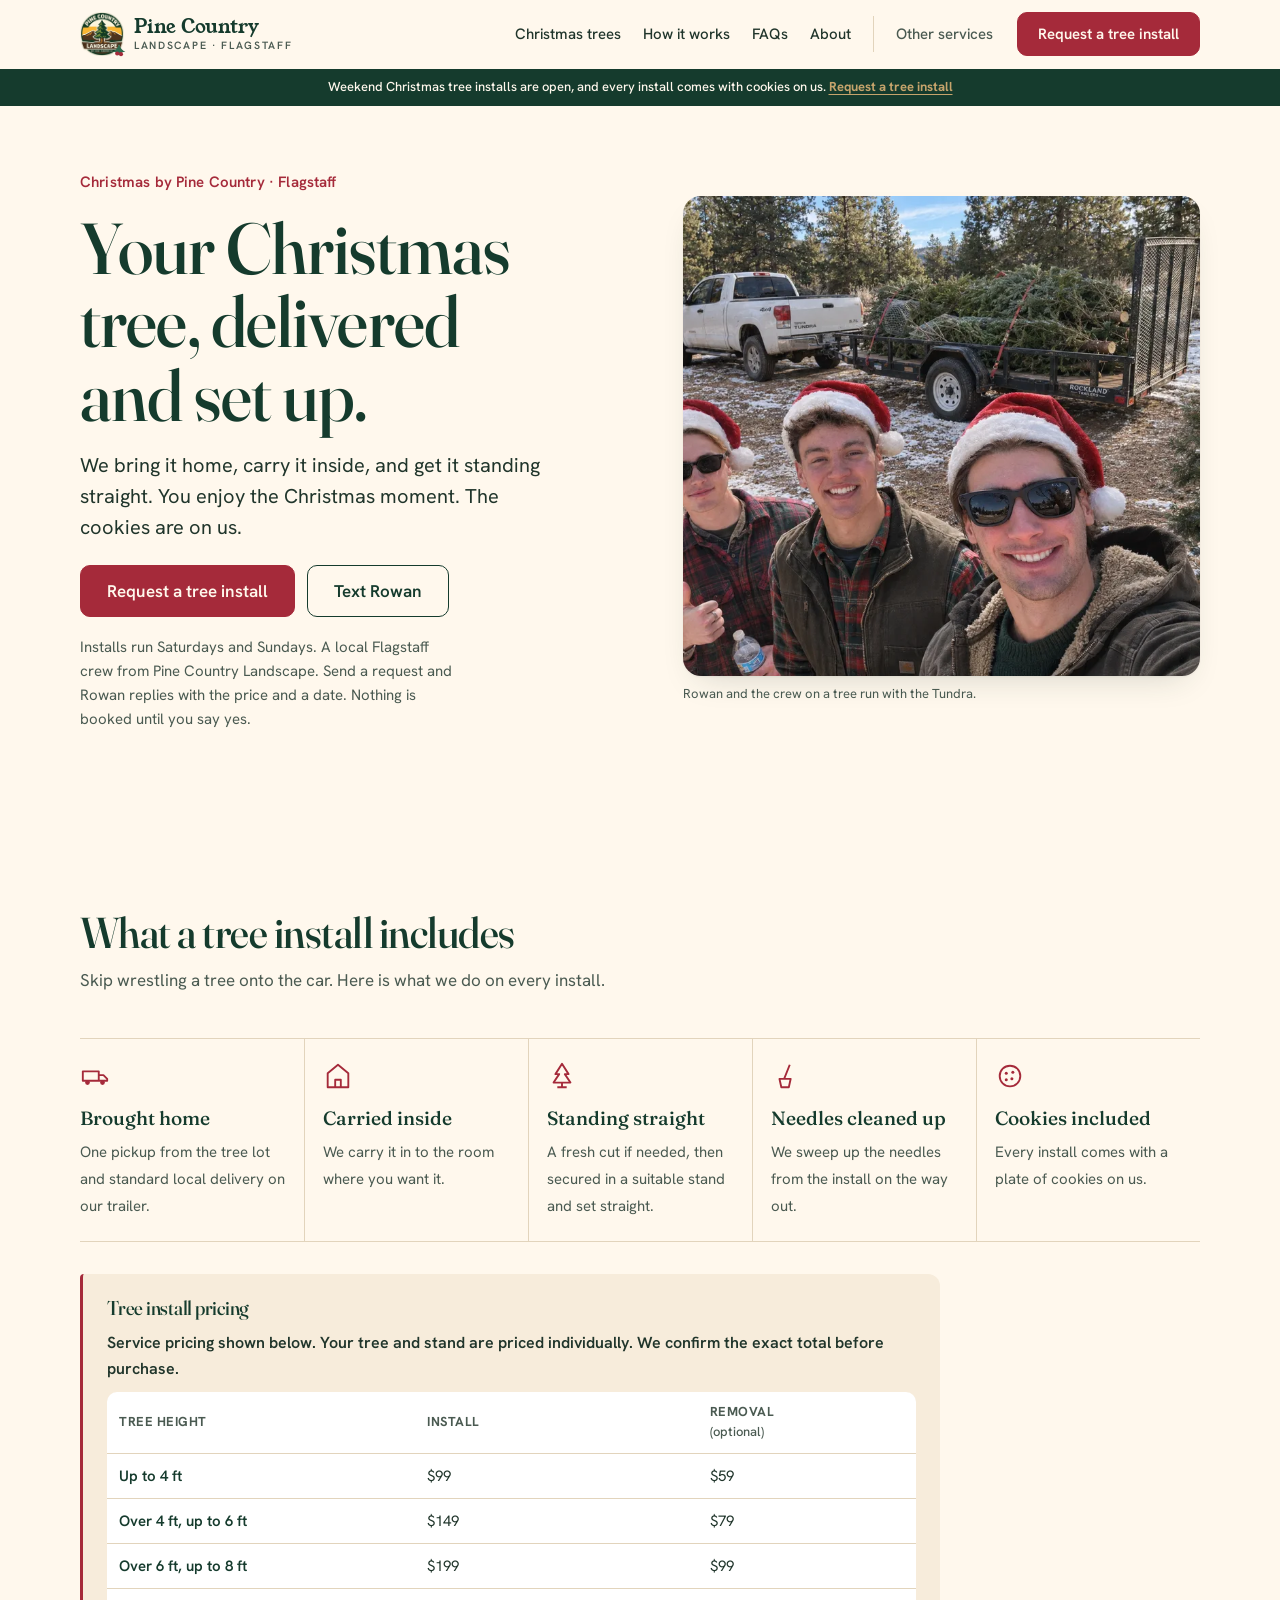
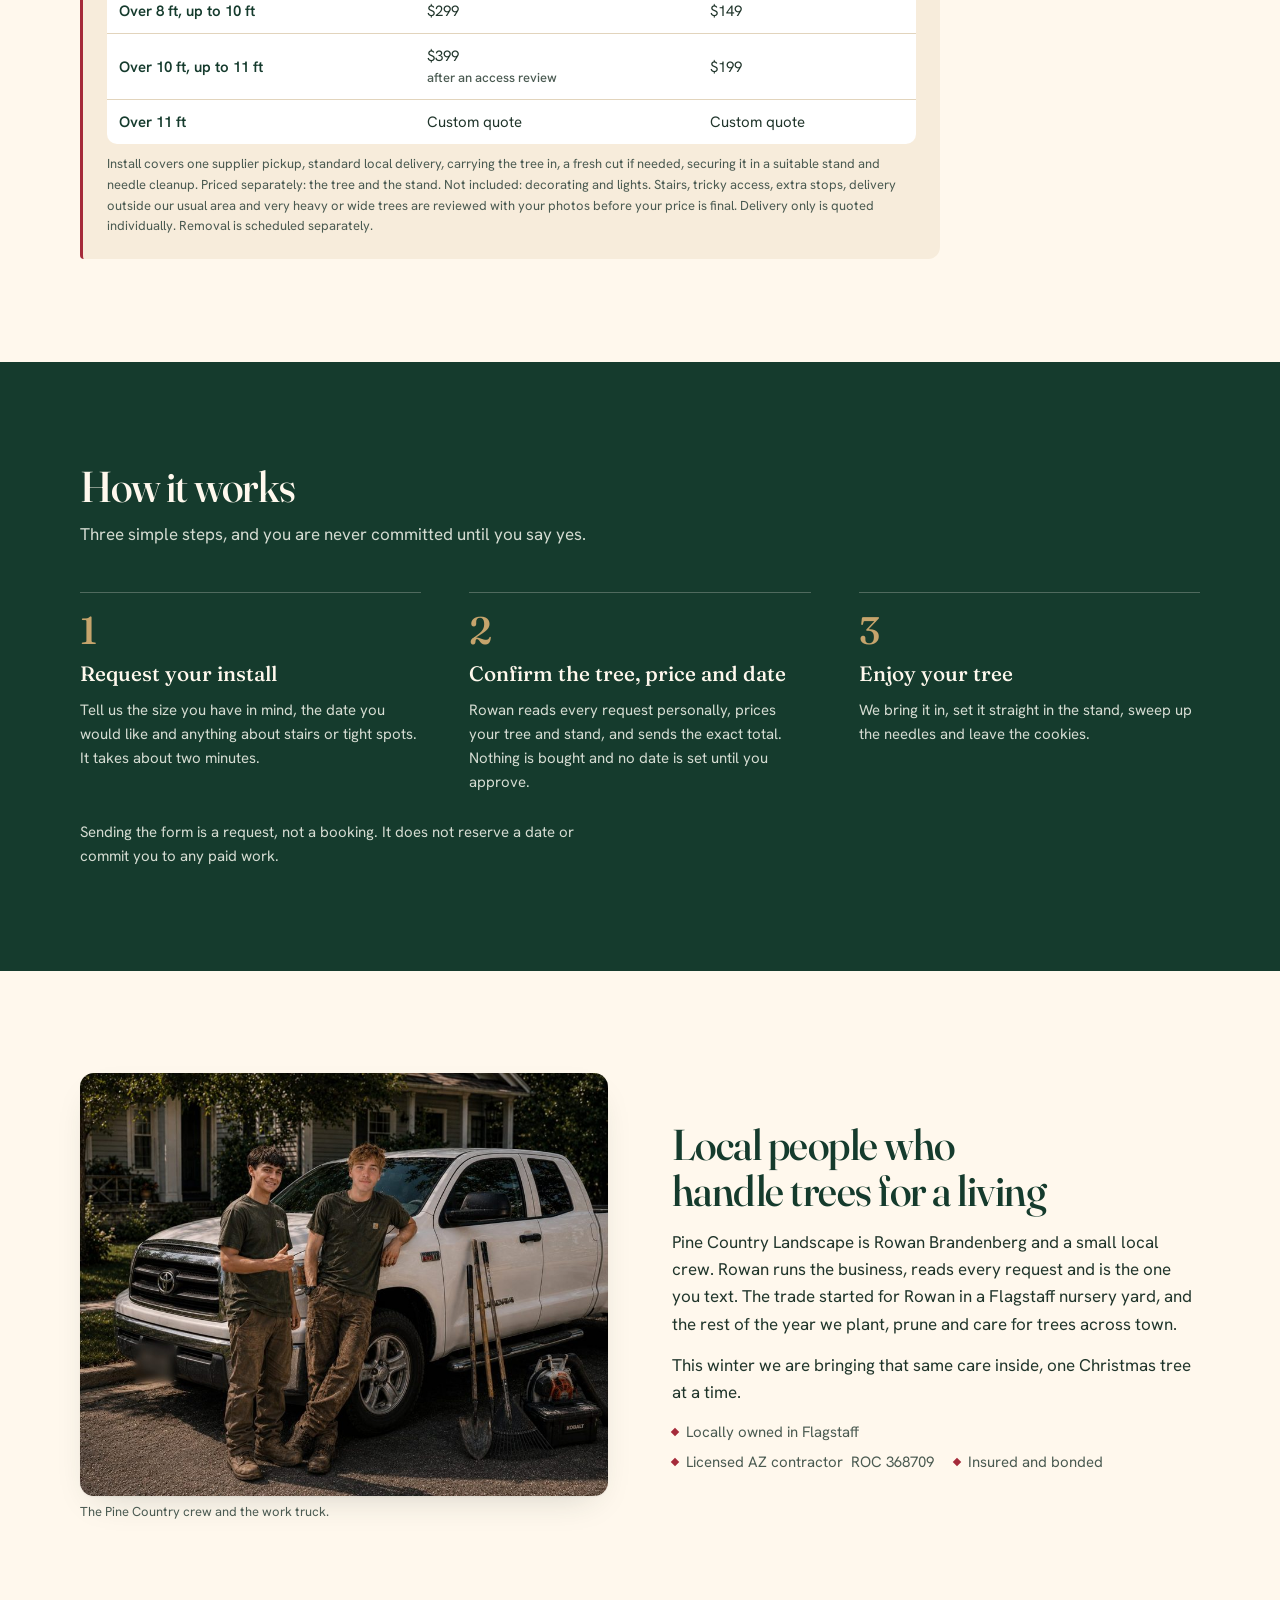
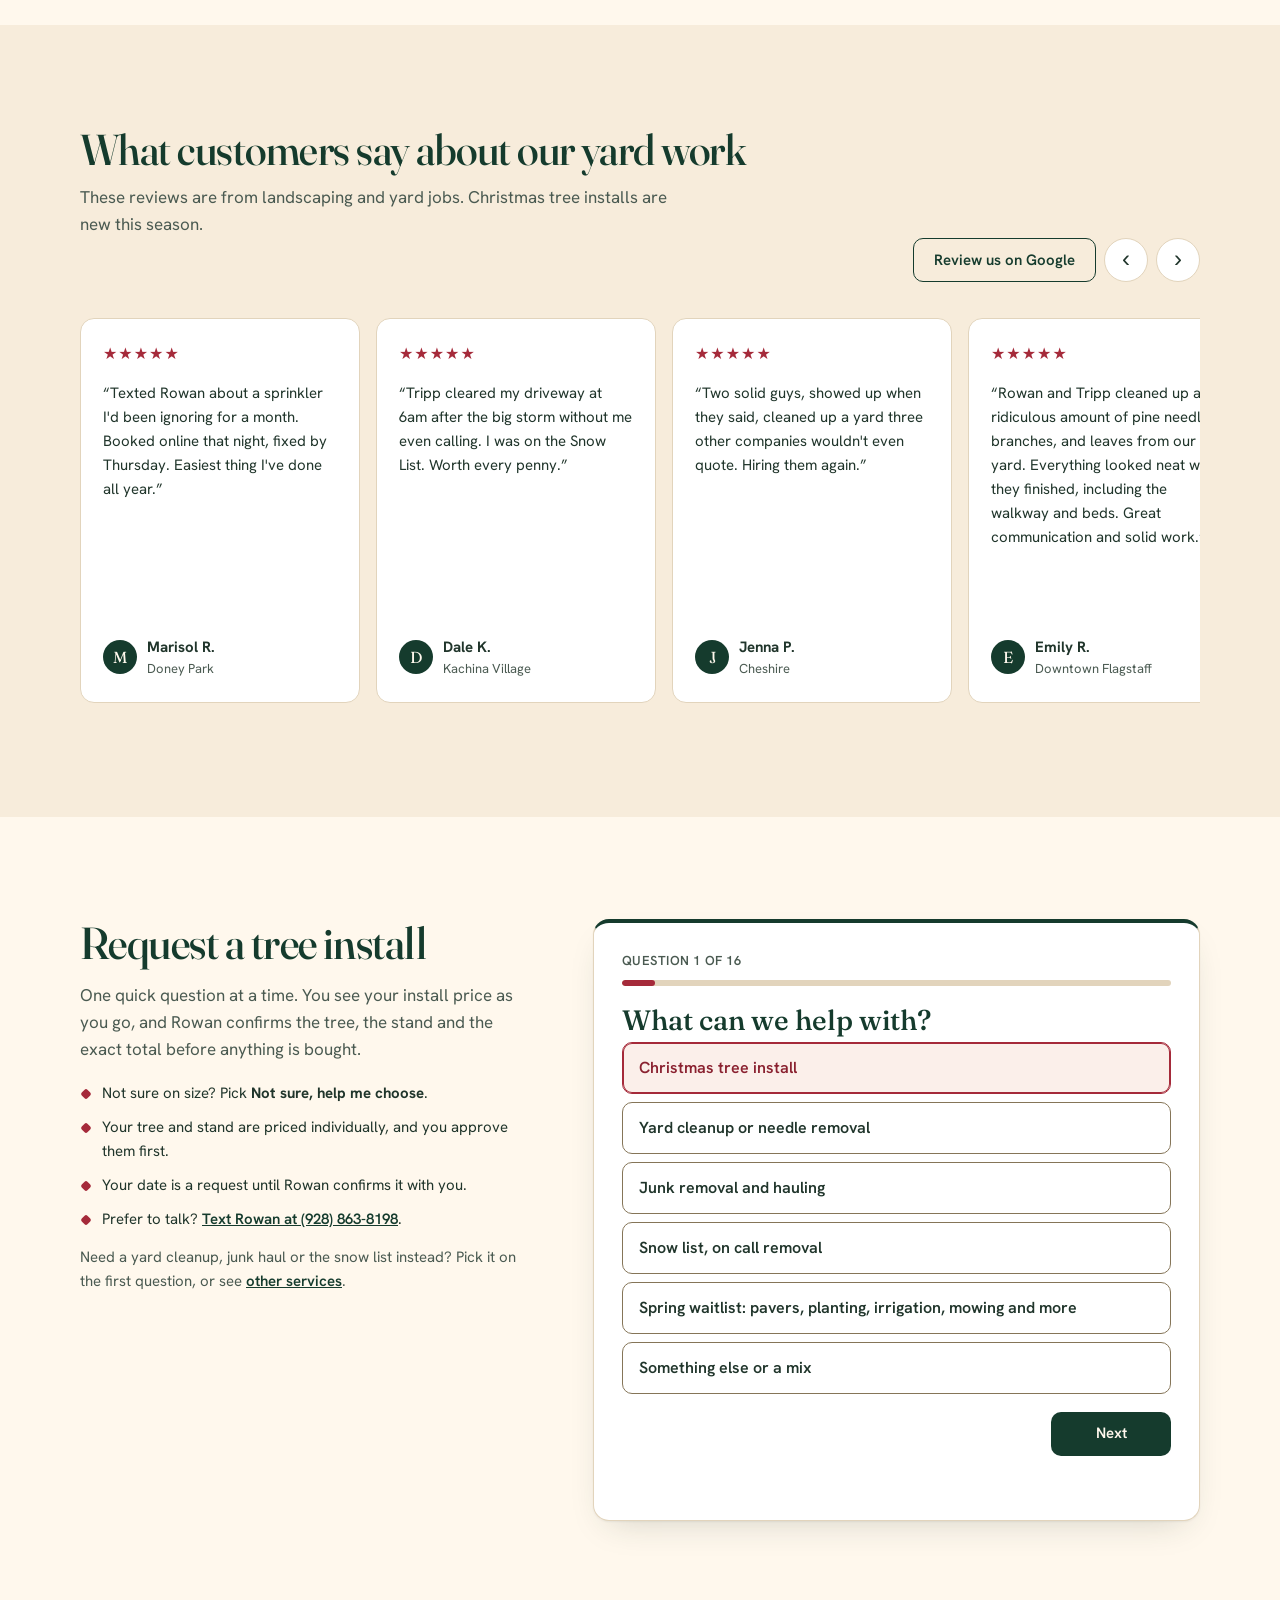
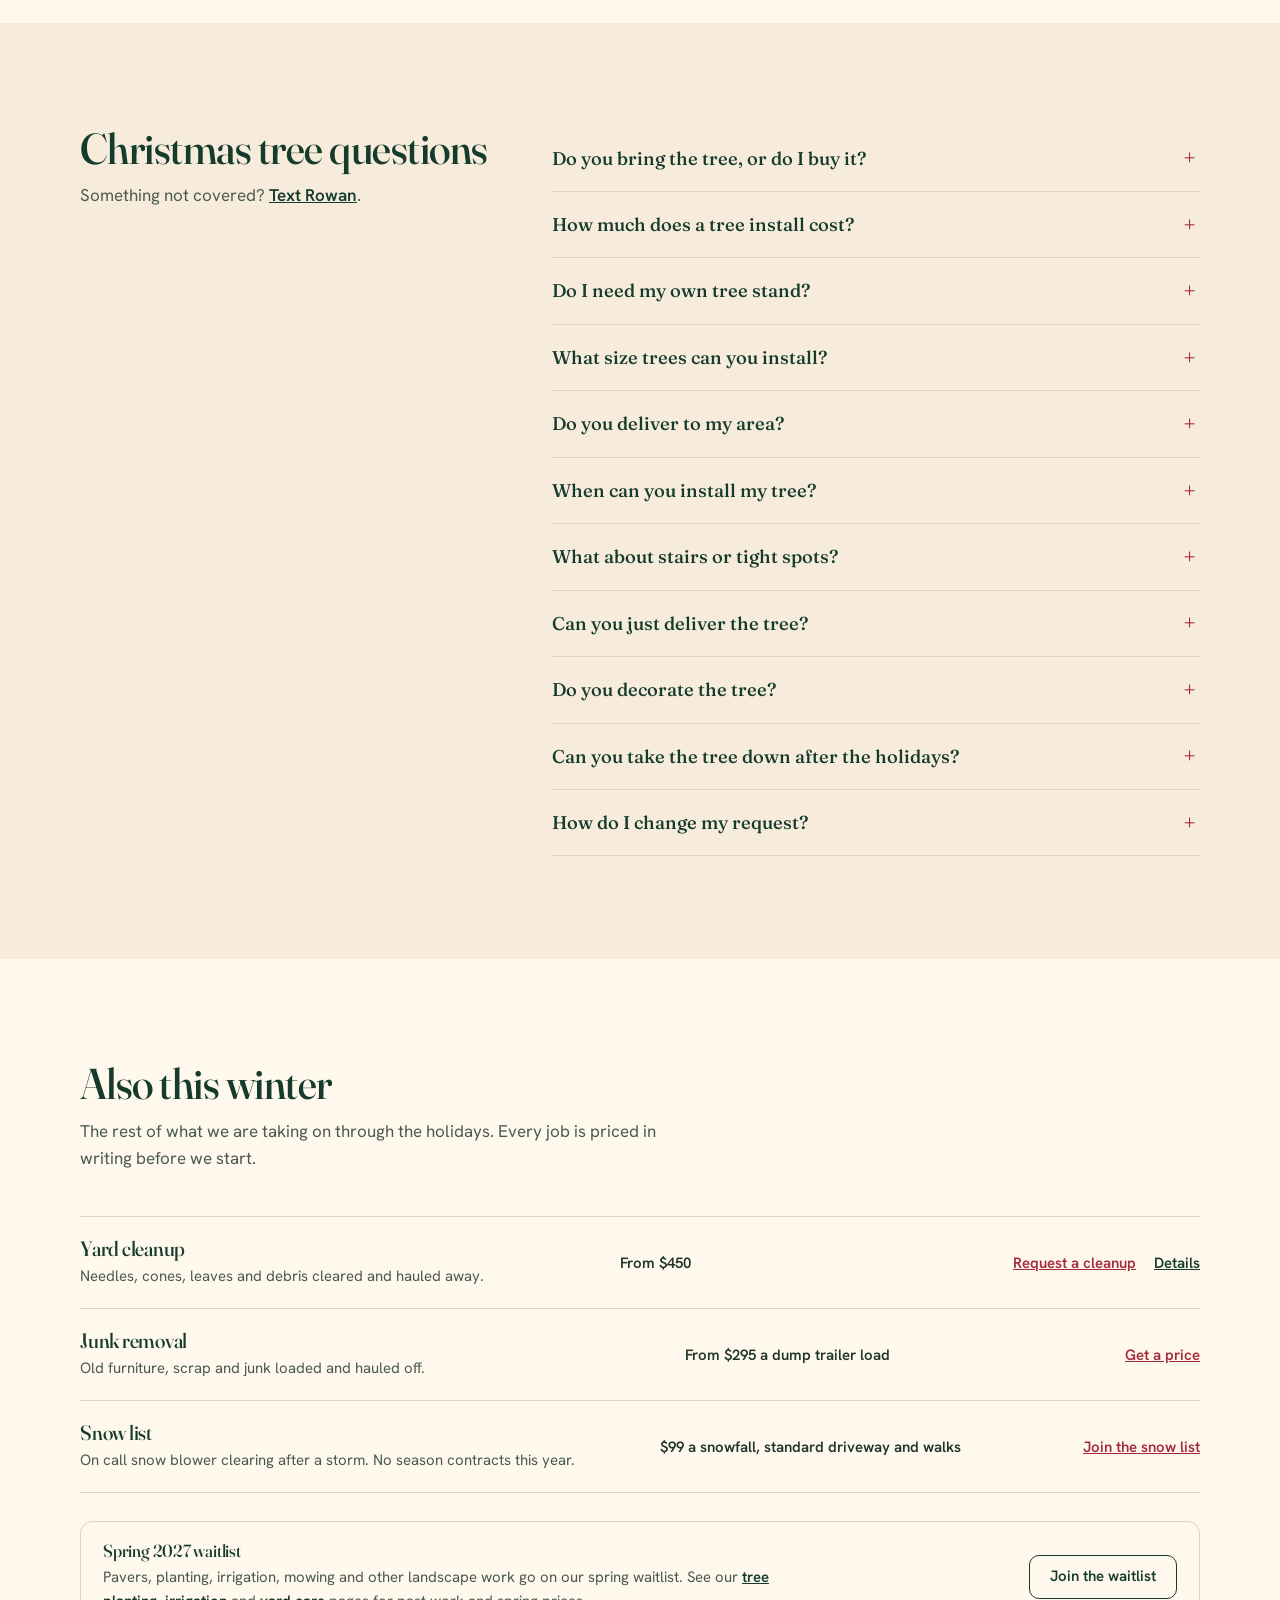
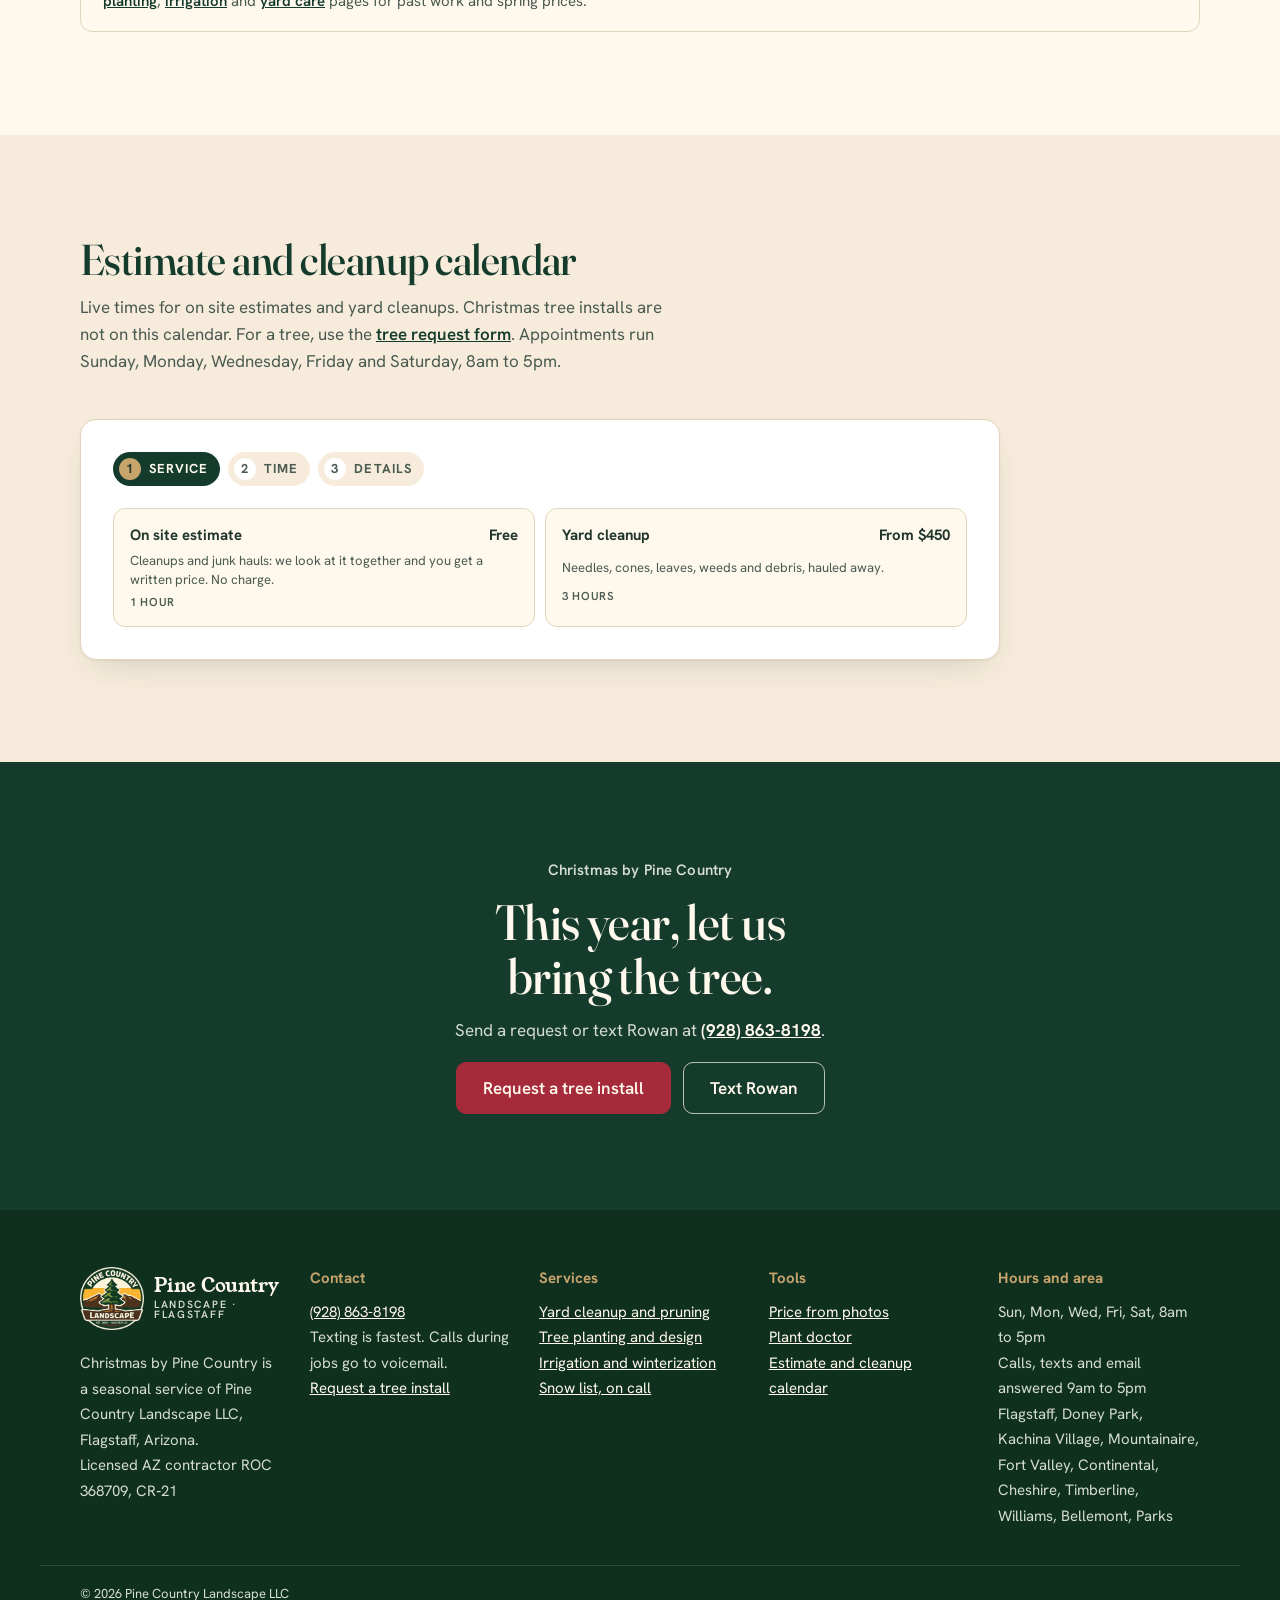
<file: index.html>
<!doctype html>
<!--
  Christmas by Pine Country: seasonal homepage (holiday 2026).
  Seasonal styles live in christmas.css and seasonal settings in config.js (christmas block).
  To retire the season: set PCL_CONFIG.christmas.enabled to false, then restore the year round
  homepage with:  git checkout 8b0a12c -- index.html   (or any later year round version).
-->
<html lang="en" class="xmas">
<head>
<meta charset="utf-8">
<meta name="viewport" content="width=device-width, initial-scale=1, viewport-fit=cover">
<title>Christmas Tree Delivery and Setup in Flagstaff | Pine Country Landscape</title>
<meta name="description" content="Christmas by Pine Country: we bring your Christmas tree home, carry it inside and set it straight in the stand, and the cookies are on us. Flagstaff and nearby. Text (928) 863-8198.">
<link rel="canonical" href="https://pinecountrylandscape.com/">
<meta property="og:site_name" content="Pine Country Landscape">
<meta property="og:locale" content="en_US">
<meta property="og:title" content="Christmas Tree Delivery and Setup in Flagstaff | Pine Country Landscape">
<meta property="og:description" content="We bring your Christmas tree home, carry it inside, set it straight in the stand and clean up the needles. Cookies on us. Flagstaff and nearby.">
<meta property="og:image" content="https://pinecountrylandscape.com/img/holiday-crew.jpg">
<meta property="og:image:alt" content="The Pine Country crew in Santa hats with the Tundra and a trailer loaded with Christmas trees">
<meta property="og:url" content="https://pinecountrylandscape.com/">
<meta property="og:type" content="website">
<meta name="twitter:card" content="summary_large_image">
<meta name="theme-color" content="#153B2D">
<link rel="icon" href="img/favicon-32.png" sizes="32x32">
<link rel="apple-touch-icon" href="img/apple-touch-icon.png">
<link rel="preconnect" href="https://fonts.googleapis.com">
<link rel="preconnect" href="https://fonts.gstatic.com" crossorigin>
<link rel="stylesheet" href="https://fonts.googleapis.com/css2?family=Fraunces:opsz,wght@9..144,400;9..144,500;9..144,600&family=Hanken+Grotesk:wght@400;500;600;700&family=Young+Serif&display=swap">
<link rel="stylesheet" href="styles.css?v=20261123a">
<link rel="stylesheet" href="christmas.css?v=20261124b">
<script type="application/ld+json">{"@context": "https://schema.org", "@type": "LandscapingBusiness", "@id": "https://pinecountrylandscape.com/#business", "name": "Pine Country Landscape", "legalName": "Pine Country Landscape LLC", "url": "https://pinecountrylandscape.com/", "telephone": "+1-928-863-8198", "image": "https://pinecountrylandscape.com/img/native-berm-peaks.jpg", "logo": "https://pinecountrylandscape.com/img/logo-badge.png", "description": "Locally owned, licensed (ROC 368709, CR-21) residential landscaping and hardscape contractor in Flagstaff, Arizona: Christmas tree installs, junk removal, on call snow removal, paver patios and driveways, yard cleanups and pine needle removal, pruning, mowing, weed control, debris hauling, irrigation repair, sprinkler timer installs, sprinkler winterization, winter watering, and tree and shrub planting with design consultations.", "address": {"@type": "PostalAddress", "addressLocality": "Flagstaff", "addressRegion": "AZ", "addressCountry": "US"}, "geo": {"@type": "GeoCoordinates", "latitude": 35.1983, "longitude": -111.6513}, "areaServed": [{"@type": "Place", "name": "Flagstaff, AZ"}, {"@type": "Place", "name": "Doney Park, AZ"}, {"@type": "Place", "name": "Kachina Village, AZ"}, {"@type": "Place", "name": "Mountainaire, AZ"}, {"@type": "Place", "name": "Fort Valley, AZ"}, {"@type": "Place", "name": "Continental, AZ"}, {"@type": "Place", "name": "Cheshire, AZ"}, {"@type": "Place", "name": "Timberline, AZ"}, {"@type": "Place", "name": "Williams, AZ"}, {"@type": "Place", "name": "Bellemont, AZ"}, {"@type": "Place", "name": "Parks, AZ"}], "openingHoursSpecification": [{"@type": "OpeningHoursSpecification", "dayOfWeek": ["Sunday", "Monday", "Wednesday", "Friday", "Saturday"], "opens": "08:00", "closes": "17:00"}], "priceRange": "$$", "currenciesAccepted": "USD", "paymentAccepted": "Cash, Credit Card", "founder": {"@type": "Person", "name": "Rowan Brandenberg"}, "hasCredential": {"@type": "EducationalOccupationalCredential", "credentialCategory": "Contractor license", "name": "Arizona ROC 368709, CR-21 Hardscaping and Irrigation Systems", "recognizedBy": {"@type": "GovernmentOrganization", "name": "Arizona Registrar of Contractors", "url": "https://roc.az.gov"}}, "hasOfferCatalog": {"@type": "OfferCatalog", "name": "Landscaping and yard care services in Flagstaff", "itemListElement": [{"@type": "OfferCatalog", "name": "Yard cleanup and seasonal care", "url": "https://pinecountrylandscape.com/yard-cleanup-flagstaff/", "itemListElement": [{"@type": "Offer", "itemOffered": {"@type": "Service", "name": "Yard cleanup and pine needle removal", "description": "Pine needles, cones, leaves, weeds and debris raked, cleared and hauled away. Typical Flagstaff lot.", "url": "https://pinecountrylandscape.com/yard-cleanup-flagstaff/"}, "priceCurrency": "USD", "priceSpecification": {"@type": "PriceSpecification", "minPrice": "450", "priceCurrency": "USD"}}, {"@type": "Offer", "itemOffered": {"@type": "Service", "name": "Pruning and shrub shaping", "description": "Shrubs, small trees and hedges shaped for health and form.", "url": "https://pinecountrylandscape.com/yard-cleanup-flagstaff/"}, "priceCurrency": "USD", "priceSpecification": {"@type": "PriceSpecification", "minPrice": "295", "priceCurrency": "USD"}}, {"@type": "Offer", "itemOffered": {"@type": "Service", "name": "Small area haul away", "description": "Clippings or debris from a small area that can be reasonably collected, loaded and hauled away.", "url": "https://pinecountrylandscape.com/yard-cleanup-flagstaff/"}, "priceCurrency": "USD", "price": "145"}, {"@type": "Offer", "itemOffered": {"@type": "Service", "name": "Tall grass add on (grass over 8 inches)", "description": "Added to the mowing price when grass is over 8 inches tall.", "url": "https://pinecountrylandscape.com/yard-cleanup-flagstaff/"}, "priceCurrency": "USD", "price": "100"}, {"@type": "Offer", "itemOffered": {"@type": "Service", "name": "Mowing, up to 1 acre", "description": "Each visit includes mowing, trimming, edging and blowing off walks and drives. $150 minimum for small yards.", "url": "https://pinecountrylandscape.com/yard-cleanup-flagstaff/"}, "priceCurrency": "USD", "priceSpecification": {"@type": "PriceSpecification", "minPrice": "150", "maxPrice": "200", "priceCurrency": "USD"}}, {"@type": "Offer", "itemOffered": {"@type": "Service", "name": "Mowing, up to 2 acres", "description": "Each visit includes mowing, trimming, edging and blowing off walks and drives.", "url": "https://pinecountrylandscape.com/yard-cleanup-flagstaff/"}, "priceCurrency": "USD", "price": "275"}, {"@type": "Offer", "itemOffered": {"@type": "Service", "name": "Weed control", "description": "Weeds pulled or trimmed, including mullein and thistle.", "url": "https://pinecountrylandscape.com/yard-cleanup-flagstaff/"}, "priceCurrency": "USD", "priceSpecification": {"@type": "PriceSpecification", "minPrice": "150", "priceCurrency": "USD"}}, {"@type": "Offer", "itemOffered": {"@type": "Service", "name": "Debris haul, dump trailer load", "description": "Yard debris and junk loaded and hauled away.", "url": "https://pinecountrylandscape.com/yard-cleanup-flagstaff/"}, "priceCurrency": "USD", "priceSpecification": {"@type": "PriceSpecification", "minPrice": "295", "priceCurrency": "USD"}}]}, {"@type": "OfferCatalog", "name": "Irrigation, winterization and winter watering", "url": "https://pinecountrylandscape.com/irrigation-flagstaff/", "itemListElement": [{"@type": "Offer", "itemOffered": {"@type": "Service", "name": "Irrigation repair", "description": "Leaks, heads, drip lines and zones. Includes the first hour.", "url": "https://pinecountrylandscape.com/irrigation-flagstaff/"}, "priceCurrency": "USD", "priceSpecification": {"@type": "PriceSpecification", "minPrice": "185", "priceCurrency": "USD"}}, {"@type": "Offer", "itemOffered": {"@type": "Service", "name": "Sprinkler timer install", "description": "Timer replacement and programming, including smart timers.", "url": "https://pinecountrylandscape.com/irrigation-flagstaff/"}, "priceCurrency": "USD", "priceSpecification": {"@type": "PriceSpecification", "minPrice": "295", "priceCurrency": "USD"}}, {"@type": "Offer", "itemOffered": {"@type": "Service", "name": "Sprinkler winterization blowout", "description": "Compressed air blowout of every zone before the hard freeze.", "url": "https://pinecountrylandscape.com/irrigation-flagstaff/"}, "priceCurrency": "USD", "priceSpecification": {"@type": "PriceSpecification", "minPrice": "165", "priceCurrency": "USD"}}, {"@type": "Offer", "itemOffered": {"@type": "Service", "name": "Winter watering visit", "description": "Deep watering for trees and shrubs on warmer days through dry winter months.", "url": "https://pinecountrylandscape.com/irrigation-flagstaff/"}, "priceCurrency": "USD", "price": "95"}, {"@type": "Offer", "itemOffered": {"@type": "Service", "name": "Tree and shrub diagnosis", "description": "On site check of irrigation, soil moisture and branches for struggling trees and shrubs.", "url": "https://pinecountrylandscape.com/irrigation-flagstaff/"}, "priceCurrency": "USD", "price": "95"}]}, {"@type": "OfferCatalog", "name": "Tree planting and landscape design", "url": "https://pinecountrylandscape.com/tree-planting-flagstaff/", "itemListElement": [{"@type": "Offer", "itemOffered": {"@type": "Service", "name": "Landscape design consultation", "description": "90 minute on site design consultation for trees, beds and full yard plans. Fee is credited toward your project.", "url": "https://pinecountrylandscape.com/tree-planting-flagstaff/"}, "priceCurrency": "USD", "price": "150"}, {"@type": "Offer", "itemOffered": {"@type": "Service", "name": "Tree and shrub planting", "description": "Aspen, spruce, pine, native shrubs and berms planned for Flagstaff elevation, elk and volcanic soil. Priced by written proposal.", "url": "https://pinecountrylandscape.com/tree-planting-flagstaff/"}, "priceCurrency": "USD"}]}, {"@type": "OfferCatalog", "name": "Estimates and advice", "itemListElement": [{"@type": "Offer", "itemOffered": {"@type": "Service", "name": "On site estimate", "description": "Walk the property together and get a written price for the work you have in mind.", "url": "https://pinecountrylandscape.com/#inquiry"}, "priceCurrency": "USD", "price": "0"}, {"@type": "Offer", "itemOffered": {"@type": "Service", "name": "Price from photos", "description": "Send photos of the job and get a ballpark price by text and email.", "url": "https://pinecountrylandscape.com/price-from-photos/"}, "priceCurrency": "USD", "price": "0"}, {"@type": "Offer", "itemOffered": {"@type": "Service", "name": "Plant doctor photo diagnosis", "description": "Send photos of a struggling tree or shrub and get a diagnosis and next steps by text and email.", "url": "https://pinecountrylandscape.com/plant-doctor/"}, "priceCurrency": "USD", "price": "0"}]}]}}</script>
<script type="application/ld+json">{"@context": "https://schema.org", "@type": "Service", "name": "Christmas tree delivery and setup", "serviceType": "Christmas tree delivery and installation", "url": "https://pinecountrylandscape.com/", "provider": {"@id": "https://pinecountrylandscape.com/#business"}, "areaServed": {"@type": "Place", "name": "Flagstaff, AZ"}, "description": "We bring your Christmas tree home on our trailer, carry it inside, set it straight in the stand and clean up the needles. Every install comes with a plate of cookies. Priced when Rowan replies to your request."}</script>
<script type="application/ld+json">{"@context": "https://schema.org", "@type": "FAQPage", "mainEntity": [{"@type": "Question", "name": "Do you bring the tree, or do I buy it?", "acceptedAnswer": {"@type": "Answer", "text": "Tell us on the form whether you already have a tree. If you do, we bring it home on our trailer. If you still need one, Rowan explains how getting the tree works for your install when Rowan replies, before anything is booked."}}, {"@type": "Question", "name": "How much does a tree install cost?", "acceptedAnswer": {"@type": "Answer", "text": "Rowan replies to your request with a price for your install. It depends on the tree, your area and the access. Nothing is booked or charged until you say yes."}}, {"@type": "Question", "name": "Do I need my own tree stand?", "acceptedAnswer": {"@type": "Answer", "text": "Tell us on the form whether you have a stand or need one. Rowan confirms the options for your install when Rowan replies."}}, {"@type": "Question", "name": "What size trees can you install?", "acceptedAnswer": {"@type": "Answer", "text": "Pick the height you have in mind on the form. Not sure? Choose Not sure, help me choose, add your ceiling height, and Rowan helps you pick."}}, {"@type": "Question", "name": "Do you deliver to my area?", "acceptedAnswer": {"@type": "Answer", "text": "Our service area is Flagstaff and about 25 minutes out: Doney Park, Kachina Village, Mountainaire, Fort Valley, Continental, Cheshire, Timberline, Williams, Bellemont and Parks. A little farther out? Ask anyway."}}, {"@type": "Question", "name": "When can you install my tree?", "acceptedAnswer": {"@type": "Answer", "text": "Pick a preferred day or weekend on the form, or tell us you are flexible. It stays a request until Rowan confirms a date with you. Nothing is reserved before then."}}, {"@type": "Question", "name": "What about stairs or tight spots?", "acceptedAnswer": {"@type": "Answer", "text": "Tell us about stairs, narrow halls or gates on the form, and a photo of the doorway helps. That way Rowan knows before confirming your price."}}, {"@type": "Question", "name": "Do you decorate the tree?", "acceptedAnswer": {"@type": "Answer", "text": "The install covers bringing the tree in, setting it straight in the stand and cleaning up the needles. It does not include lights or decorating. If you would like help with those, mention it and Rowan will tell you if it is possible."}}, {"@type": "Question", "name": "Can you take the tree down after the holidays?", "acceptedAnswer": {"@type": "Answer", "text": "Ask about it in your request. Rowan will tell you whether removal is available for your install and what it would cost."}}, {"@type": "Question", "name": "How do I change my request?", "acceptedAnswer": {"@type": "Answer", "text": "Text (928) 863-8198 or reply to Rowan's message. Nothing is booked until Rowan confirms with you, so changes before then are easy."}}]}</script>
<script type="application/ld+json">{"@context": "https://schema.org", "@type": "WebSite", "@id": "https://pinecountrylandscape.com/#website", "name": "Pine Country Landscape", "url": "https://pinecountrylandscape.com/", "publisher": {"@id": "https://pinecountrylandscape.com/#business"}}</script>
</head>
<body class="home xmas-home">

<a class="skip" href="#main">Skip to content</a>
<span id="top"></span>

<header class="site-head" id="site-head">
  <div class="wrap head-in">
    <a class="brand" href="#top" aria-label="Pine Country Landscape home">
      <span class="brand-badge"><img class="brand-mark" src="img/logo-badge.png" alt="" width="44" height="44"><svg class="brand-sprig" viewBox="0 0 24 24" aria-hidden="true"><path d="M5 15c3-1 6-4 7-9 1 5 4 8 7 9-3 0-5 1-7 4-2-3-4-4-7-4z" fill="#2F6B4F"/><circle cx="10" cy="17" r="2.2" fill="#A52A3A"/><circle cx="14.2" cy="17.6" r="2.2" fill="#A52A3A"/></svg></span>
      <span class="brand-name">Pine Country<small>Landscape &middot; Flagstaff</small></span>
    </a>
    <nav class="nav" aria-label="Main">
      <a href="#trees">Christmas trees</a>
      <a href="#how">How it works</a>
      <a href="#faq">FAQs</a>
      <a href="#about">About</a>
      <a class="nav-quiet" href="#holiday">Other services</a>
    </nav>
    <div class="head-cta">
      <a class="btn btn-cran" href="#inquiry" data-holiday-pick="tree" data-track="cta_click" data-label="header">Request a tree install</a>
    </div>
  </div>
</header>

<p class="season-bar xmas-strip" data-season>Weekend Christmas tree installs are open, and every install comes with cookies on us. <a href="#inquiry" data-holiday-pick="tree">Request a tree install</a></p>

<main id="main">

<section class="x-hero" aria-labelledby="hero-h">
  <div class="wrap x-hero-in">
    <div class="x-hero-copy">
      <p class="x-kicker">Christmas by Pine Country <span aria-hidden="true">&middot;</span> Flagstaff</p>
      <h1 id="hero-h">Your Christmas tree, delivered and set up.</h1>
      <p class="x-hero-sub">We bring it home, carry it inside, and get it standing straight. You enjoy the Christmas moment. The cookies are on us.</p>
      <div class="x-actions">
        <a class="btn btn-cran btn-lg" href="#inquiry" data-holiday-pick="tree" data-track="cta_click" data-label="hero">Request a tree install</a>
        <a class="btn btn-quiet btn-lg" data-sms="tree" href="sms:+19288638198" data-track="text_click" data-label="hero">Text Rowan</a>
      </div>
      <p class="x-hero-note">Installs run Saturdays and Sundays. A local Flagstaff crew from Pine Country Landscape. Send a request and Rowan replies with the price and a date. Nothing is booked until you say yes.</p>
    </div>
    <figure class="x-hero-art">
      <picture>
        <source type="image/webp" srcset="img/holiday-crew-sm.webp?v=20261122b 760w, img/holiday-crew.webp?v=20261122b 1200w" sizes="(max-width: 860px) 92vw, 46vw">
        <img src="img/holiday-crew.jpg?v=20261122b" srcset="img/holiday-crew-sm.jpg?v=20261122b 760w, img/holiday-crew.jpg?v=20261122b 1200w" sizes="(max-width: 860px) 92vw, 46vw" width="1200" height="1169" fetchpriority="high" decoding="async" alt="Rowan and the Pine Country crew in Santa hats in the snowy pines, with the Tundra and a trailer loaded with Christmas trees behind them">
      </picture>
      <figcaption>Rowan and the crew on a tree run with the Tundra.</figcaption>
    </figure>
  </div>
</section>

<section class="x-section" id="trees" aria-labelledby="trees-h">
  <div class="wrap x-included">
    <div class="x-head">
      <h2 id="trees-h">What a tree install includes</h2>
      <p class="x-lede">Skip wrestling a tree onto the car. Here is what we do on every install.</p>
    </div>
    <ul class="x-steps-list">
      <li><svg viewBox="0 0 32 32" aria-hidden="true"><path d="M3 21h17V11H3zM20 15h5l4 4v2h-9z" fill="none" stroke="currentColor" stroke-width="2" stroke-linejoin="round"/><circle cx="8" cy="23" r="2.5" fill="currentColor"/><circle cx="24" cy="23" r="2.5" fill="currentColor"/></svg><div><b>Brought home</b><span>One pickup from the tree lot and standard local delivery on our trailer.</span></div></li>
      <li><svg viewBox="0 0 32 32" aria-hidden="true"><path d="M5 28V13L16 4l11 9v15H5zm8 0v-8h6v8" fill="none" stroke="currentColor" stroke-width="2" stroke-linejoin="round"/></svg><div><b>Carried inside</b><span>We carry it in to the room where you want it.</span></div></li>
      <li><svg viewBox="0 0 32 32" aria-hidden="true"><path d="M16 3l7 11h-4l6 9H7l6-9H9zM16 23v5M11 28h10" fill="none" stroke="currentColor" stroke-width="2" stroke-linejoin="round"/></svg><div><b>Standing straight</b><span>A fresh cut if needed, then secured in a suitable stand and set straight.</span></div></li>
      <li><svg viewBox="0 0 32 32" aria-hidden="true"><path d="M20 4l-6 15M9 19h12l-2 9H11z" fill="none" stroke="currentColor" stroke-width="2" stroke-linejoin="round"/></svg><div><b>Needles cleaned up</b><span>We sweep up the needles from the install on the way out.</span></div></li>
      <li><svg viewBox="0 0 32 32" aria-hidden="true"><circle cx="16" cy="16" r="11" fill="none" stroke="currentColor" stroke-width="2"/><circle cx="12" cy="13" r="1.6" fill="currentColor"/><circle cx="19" cy="12" r="1.6" fill="currentColor"/><circle cx="18" cy="19" r="1.6" fill="currentColor"/><circle cx="12" cy="20" r="1.6" fill="currentColor"/></svg><div><b>Cookies included</b><span>Every install comes with a plate of cookies on us.</span></div></li>
    </ul>
    <aside class="x-ask x-rates" aria-labelledby="ask-h" data-tree-rates>
      <h3 id="ask-h">Tree install pricing</h3>
      <p class="x-rate-note" data-tree-notice>Service pricing shown below. Your tree and stand are priced individually. We confirm the exact total before purchase.</p>
      <div class="x-rate-wrap">
        <table class="x-rate-table">
          <thead><tr><th scope="col">Tree height</th><th scope="col">Install</th><th scope="col">Removal <small>(optional)</small></th></tr></thead>
          <tbody data-rate-rows></tbody>
        </table>
      </div>
      <p class="x-rate-fine">Install covers one supplier pickup, standard local delivery, carrying the tree in, a fresh cut if needed, securing it in a suitable stand and needle cleanup. Priced separately: the tree and the stand. Not included: decorating and lights. Stairs, tricky access, extra stops, delivery outside our usual area and very heavy or wide trees are reviewed with your photos before your price is final. Delivery only is quoted individually. Removal is scheduled separately.</p>
    </aside>
  </div>
</section>

<section class="x-section x-section-green" id="how" aria-labelledby="how-h">
  <div class="wrap">
    <div class="x-head">
      <h2 id="how-h">How it works</h2>
      <p class="x-lede">Three simple steps, and you are never committed until you say yes.</p>
    </div>
    <ol class="x-process">
      <li><b>Request your install</b><span>Tell us the size you have in mind, the date you would like and anything about stairs or tight spots. It takes about two minutes.</span></li>
      <li><b>Confirm the tree, price and date</b><span>Rowan reads every request personally, prices your tree and stand, and sends the exact total. Nothing is bought and no date is set until you approve.</span></li>
      <li><b>Enjoy your tree</b><span>We bring it in, set it straight in the stand, sweep up the needles and leave the cookies.</span></li>
    </ol>
    <p class="x-fine">Sending the form is a request, not a booking. It does not reserve a date or commit you to any paid work.</p>
  </div>
</section>

<section class="x-section" id="about" aria-labelledby="about-h">
  <div class="wrap x-about">
    <div class="x-about-photos">
      <figure class="x-photo x-photo-main">
        <img src="img/team-truck-sm.jpg" width="900" height="720" loading="lazy" alt="Two members of the Pine Country Landscape crew leaning on their white Toyota Tundra work truck with shovels, a rake and a leaf blower">
        <figcaption>The Pine Country crew and the work truck.</figcaption>
      </figure>
    </div>
    <div class="x-about-copy">
      <h2 id="about-h">Local people who handle trees for a living</h2>
      <p>Pine Country Landscape is Rowan Brandenberg and a small local crew. Rowan runs the business, reads every request and is the one you text. The trade started for Rowan in a Flagstaff nursery yard, and the rest of the year we plant, prune and care for trees across town.</p>
      <p>This winter we are bringing that same care inside, one Christmas tree at a time.</p>
      <p class="x-creds"><span>Locally owned in Flagstaff</span><span data-roc-badge hidden>Licensed AZ contractor <span data-roc-number></span></span><span data-insured hidden>Insured and bonded</span></p>
    </div>
  </div>
</section>

<section class="x-section x-section-soft reviews-sec" id="reviews" aria-labelledby="reviews-h">
  <div class="wrap">
    <div class="rv-head">
      <div class="x-head">
        <h2 id="reviews-h">What customers say about our yard work</h2>
        <p class="x-lede">These reviews are from landscaping and yard jobs. Christmas tree installs are new this season.</p>
      </div>
      <div class="rv-ctrl">
        <a class="btn btn-line" id="rv-leave" href="#" target="_blank" rel="noopener" hidden>Review us on Google</a>
        <button type="button" class="rv-arrow" data-dir="-1" aria-label="Previous reviews">&lsaquo;</button>
        <button type="button" class="rv-arrow" data-dir="1" aria-label="Next reviews">&rsaquo;</button>
      </div>
    </div>
    <div class="rv-track" id="rv-track" tabindex="0" aria-label="Customer reviews, scroll sideways for more"></div>
  </div>
</section>

<section class="x-section inq-sec" id="inquiry" aria-labelledby="inq-h">
  <div class="wrap inq-in">
    <div class="inq-copy">
      <h2 id="inq-h">Request a tree install</h2>
      <p class="x-lede">One quick question at a time. You see your install price as you go, and Rowan confirms the tree, the stand and the exact total before anything is bought.</p>
      <ul class="x-reassure">
        <li>Not sure on size? Pick <b>Not sure, help me choose</b>.</li>
        <li>Your tree and stand are priced individually, and you approve them first.</li>
        <li>Your date is a request until Rowan confirms it with you.</li>
        <li>Prefer to talk? <a data-sms="tree" href="sms:+19288638198" data-track="text_click" data-label="inquiry_copy">Text Rowan at (928) 863-8198</a>.</li>
      </ul>
      <p class="inq-alt">Need a yard cleanup, junk haul or the snow list instead? Pick it on the first question, or see <a href="#holiday">other services</a>.</p>
    </div>

    <form class="inq-form card qz" id="inq-form" novalidate>
      <div class="qz-top" aria-hidden="true"><span class="qz-count" data-qz-count></span><span class="qz-bar"><span data-qz-bar></span></span></div>
      <select id="iq-svc" name="service" hidden tabindex="-1" aria-hidden="true">
        <option value="other" data-tag="Christmas tree install" data-key="tree" selected>Christmas tree install</option>
        <option value="cleanup" data-key="cleanup">Yard cleanup or needle removal</option>
        <option value="cleanup" data-tag="Junk removal" data-key="junk">Junk removal and hauling</option>
        <option value="snow" data-tag="Snow list, on call" data-key="snow">Snow list, on call removal</option>
        <option value="other" data-tag="Spring 2027 waitlist" data-key="waitlist">Spring waitlist: pavers, planting, irrigation, mowing and more</option>
        <option value="" data-key="other">Something else or a mix</option>
      </select>

      <fieldset class="qs choice" data-step="kind" data-auto>
        <legend class="qs-q">What can we help with?</legend>
        <div class="seg seg-list">
          <label><input type="radio" name="kindPick" value="tree" checked><span>Christmas tree install</span></label>
          <label><input type="radio" name="kindPick" value="cleanup"><span>Yard cleanup or needle removal</span></label>
          <label><input type="radio" name="kindPick" value="junk"><span>Junk removal and hauling</span></label>
          <label><input type="radio" name="kindPick" value="snow"><span>Snow list, on call removal</span></label>
          <label><input type="radio" name="kindPick" value="waitlist"><span>Spring waitlist: pavers, planting, irrigation, mowing and more</span></label>
          <label><input type="radio" name="kindPick" value="other"><span>Something else or a mix</span></label>
        </div>
      </fieldset>

      <fieldset class="qs choice" data-step="hasTree" data-for="tree" data-auto aria-describedby="iq-has-err">
        <legend class="qs-q">Do you already have your tree?</legend>
        <div class="seg seg-list">
          <label><input type="radio" name="hasTree" value="Yes, I have it"><span>Yes, I have it</span></label>
          <label><input type="radio" name="hasTree" value="No, I still need one"><span>No, I'd like you to get one</span></label>
          <label><input type="radio" name="hasTree" value="Not sure yet"><span>Not sure yet</span></label>
        </div>
        <p class="qs-help">If we get it, you approve the exact tree and its price first. The tree is priced separately from the install.</p>
        <p class="field-err" id="iq-has-err" hidden></p>
      </fieldset>

      <div class="qs field" data-step="treeWhere" data-for="tree" data-show="hasTree=Yes, I have it" data-optional>
        <label class="qs-q" for="iq-where">Where is the tree now?</label>
        <input id="iq-where" name="treeWhere" placeholder="At a lot on Route 66, already at my house...">
        <p class="qs-help">If it is already at your house, say so and we skip the pickup.</p>
      </div>

      <fieldset class="qs choice" data-step="treeHeight" data-for="tree" data-auto aria-describedby="iq-height-err">
        <legend class="qs-q">How tall is the tree?</legend>
        <div class="seg seg-list" data-height-opts>
          <label><input type="radio" name="treeHeight" value="Up to 4 ft" data-band="to4"><span>Up to 4 ft</span></label>
          <label><input type="radio" name="treeHeight" value="Over 4 ft, up to 6 ft" data-band="to6"><span>Over 4 ft, up to 6 ft</span></label>
          <label><input type="radio" name="treeHeight" value="Over 6 ft, up to 8 ft" data-band="to8"><span>Over 6 ft, up to 8 ft</span></label>
          <label><input type="radio" name="treeHeight" value="Over 8 ft, up to 10 ft" data-band="to10"><span>Over 8 ft, up to 10 ft</span></label>
          <label><input type="radio" name="treeHeight" value="Over 10 ft, up to 11 ft" data-band="to11"><span>Over 10 ft, up to 11 ft</span></label>
          <label><input type="radio" name="treeHeight" value="Over 11 ft" data-band="over11"><span>Over 11 ft</span></label>
          <label><input type="radio" name="treeHeight" value="Not sure, help me choose" data-band=""><span>Not sure, help me choose</span></label>
        </div>
        <p class="field-err" id="iq-height-err" hidden></p>
      </fieldset>

      <div class="qs field" data-step="ceiling" data-for="tree" data-optional>
        <label class="qs-q" for="iq-ceiling">How high is the ceiling where it goes?</label>
        <input id="iq-ceiling" name="ceiling" placeholder="About 8 ft, vaulted to 14 ft...">
        <p class="qs-help">This helps us make sure the tree and the star clear the ceiling.</p>
      </div>

      <fieldset class="qs choice" data-step="svcType" data-for="tree" data-auto>
        <legend class="qs-q">Should we set it up, or just deliver it?</legend>
        <div class="seg seg-list">
          <label><input type="radio" name="svcType" value="install" checked><span>Bring it in and set it up</span></label>
          <label><input type="radio" name="svcType" value="delivery"><span>Just deliver it (quoted individually)</span></label>
        </div>
      </fieldset>

      <fieldset class="qs choice" data-step="treeStand" data-for="tree" data-auto>
        <legend class="qs-q">Do you have a tree stand?</legend>
        <div class="seg seg-list">
          <label><input type="radio" name="treeStand" value="I have a stand"><span>Yes, I have one</span></label>
          <label><input type="radio" name="treeStand" value="I need a stand"><span>No, I need one</span></label>
          <label><input type="radio" name="treeStand" value="Not sure"><span>Not sure</span></label>
        </div>
        <p class="qs-help">We use your stand once we check it fits the tree's height and trunk. A new stand is priced separately.</p>
      </fieldset>

      <fieldset class="qs choice" data-step="removal" data-for="tree" data-auto>
        <legend class="qs-q">Want us to take it down after the holidays?</legend>
        <div class="seg seg-list">
          <label><input type="radio" name="removal" value="yes"><span>Yes, add removal <b class="qs-price" data-removal-price></b></span></label>
          <label><input type="radio" name="removal" value="no"><span>No thanks</span></label>
        </div>
        <p class="qs-help">Removal is optional and scheduled separately. Choosing it does not reserve a date.</p>
      </fieldset>

      <fieldset class="qs choice" data-step="when" data-for="tree" data-auto aria-describedby="iq-when-err">
        <legend class="qs-q">Which weekend would you like it up?</legend>
        <p class="qs-help">Tree installs run Saturdays and Sundays.</p>
        <div class="seg seg-list" data-when-opts>
          <label><input type="radio" name="when" value="date"><span>A specific day</span></label>
          <label><input type="radio" name="when" value="weekend"><span>A weekend</span></label>
          <label><input type="radio" name="when" value="flexible"><span>I'm flexible</span></label>
        </div>
        <p class="x-inline-note" data-dates-closed hidden>Christmas install dates for this season have passed. Text Rowan and we will see what we can do.</p>
        <p class="field-err" id="iq-when-err" hidden></p>
      </fieldset>
      <div class="qs field" data-step="treeDate" data-for="tree" data-show="when=date"><label class="qs-q" for="iq-date">Which day works best?</label><input id="iq-date" name="treeDate" type="date" aria-describedby="iq-date-hint iq-date-err"><p class="qs-help" id="iq-date-hint">A request, not a reservation. Rowan confirms the date with you.</p><p class="field-err" id="iq-date-err" hidden></p></div>
      <div class="qs field" data-step="treeWeekend" data-for="tree" data-show="when=weekend" data-auto><label class="qs-q" for="iq-weekend">Which weekend?</label><select id="iq-weekend" name="treeWeekend" aria-describedby="iq-weekend-hint iq-weekend-err"><option value="">Choose a weekend</option></select><p class="qs-help" id="iq-weekend-hint">A request, not a reservation. Rowan confirms the date with you.</p><p class="field-err" id="iq-weekend-err" hidden></p></div>

      <fieldset class="qs choice" data-step="stairs" data-for="tree" data-auto>
        <legend class="qs-q">Any stairs on the way to the room?</legend>
        <div class="seg seg-list">
          <label><input type="radio" name="stairs" value="No stairs"><span>No stairs</span></label>
          <label><input type="radio" name="stairs" value="A few steps"><span>A few steps</span></label>
          <label><input type="radio" name="stairs" value="One flight"><span>One flight</span></label>
          <label><input type="radio" name="stairs" value="More than one flight"><span>More than one flight</span></label>
        </div>
      </fieldset>

      <div class="qs field" data-step="access" data-for="tree" data-optional>
        <label class="qs-q" for="iq-access">Anything tricky about getting in?</label>
        <input id="iq-access" name="access" placeholder="Tight hallway, gate code, steep driveway...">
      </div>

      <div class="qs field" data-step="area" aria-describedby="iq-area-err">
        <label class="qs-q" for="iq-area" data-area-label>Where is the tree going?</label>
        <input id="iq-area" name="area" autocomplete="street-address" placeholder="Street address, or neighborhood and ZIP" required aria-describedby="iq-area-err">
        <p class="qs-help" data-area-help>Your street address lets Rowan confirm delivery. A neighborhood is fine for now.</p>
        <p class="field-err" id="iq-area-err" hidden></p>
      </div>

      <div class="qs field" data-step="photos" data-optional>
        <label class="qs-q" for="iq-photos" data-photos-label>Add a photo of the spot or the doorway</label>
        <input id="iq-photos" type="file" accept="image/*" multiple aria-describedby="iq-photos-hint"><p class="qs-help" id="iq-photos-hint">Optional, up to 6. Photos help Rowan spot stairs or tight turns before pricing.</p>
        <div class="est-thumbs" id="iq-thumbs" aria-live="polite"></div>
      </div>

      <div class="qs field" data-step="description" aria-describedby="iq-desc-err">
        <label class="qs-q" for="iq-desc" data-desc-label>Anything else Rowan should know?</label>
        <textarea id="iq-desc" name="description" rows="3" aria-describedby="iq-desc-err" placeholder="The room it goes in, the kind of tree you like, questions for Rowan"></textarea>
        <p class="field-err" id="iq-desc-err" hidden></p>
      </div>

      <div class="qs field" data-step="name"><label class="qs-q" for="iq-name">What's your name?</label><input id="iq-name" name="name" autocomplete="name" required aria-describedby="iq-name-err"><p class="field-err" id="iq-name-err" hidden></p></div>

      <fieldset class="qs choice" data-step="prefer" data-auto aria-describedby="iq-prefer-err">
        <legend class="qs-q">How should Rowan reach you?</legend>
        <div class="seg seg-list">
          <label><input type="radio" name="prefer" value="Text"><span>Text</span></label>
          <label><input type="radio" name="prefer" value="Call"><span>Call</span></label>
          <label><input type="radio" name="prefer" value="Email"><span>Email</span></label>
        </div>
        <p class="field-err" id="iq-prefer-err" hidden></p>
      </fieldset>
      <div class="qs field" data-step="phone" data-show="prefer!=Email"><label class="qs-q" for="iq-phone">What's your mobile number?</label><input id="iq-phone" name="phone" type="tel" inputmode="tel" autocomplete="tel" aria-describedby="iq-phone-err"><p class="field-err" id="iq-phone-err" hidden></p></div>
      <div class="qs field" data-step="email" data-show="prefer=Email"><label class="qs-q" for="iq-email">What's your email?</label><input id="iq-email" name="email" type="email" inputmode="email" autocomplete="email" autocapitalize="off" spellcheck="false" aria-describedby="iq-email-err"><p class="field-err" id="iq-email-err" hidden></p></div>

      <div class="qs" data-step="review">
        <p class="qs-q">Review and send</p>
        <div class="est-box" data-est-box hidden>
          <p class="est-kind" data-est-kind>Estimate</p>
          <p class="est-notice" data-est-notice></p>
          <ul class="est-lines" data-est-lines></ul>
          <p class="est-known" data-est-known></p>
          <p class="est-fine" data-est-fine></p>
        </div>
        <input class="hp" name="website" tabindex="-1" autocomplete="off" aria-hidden="true">
        <button class="btn btn-cran btn-lg btn-block" type="submit" data-submit-label>Send my tree request</button>
        <p class="hint inq-fine">This sends your request to Rowan. Nothing is bought, charged or scheduled, and no date is reserved until you approve the exact price with Rowan.</p>
      </div>

      <div class="qz-nav">
        <button type="button" class="btn btn-quiet" data-qz-back>Back</button>
        <button type="button" class="btn btn-line" data-qz-skip hidden>Skip</button>
        <button type="button" class="btn btn-pine" data-qz-next>Next</button>
      </div>
      <p class="form-msg" role="status" aria-live="polite" tabindex="-1"></p>
    </form>

    <div class="inq-done card" id="inq-done" hidden tabindex="-1">
      <svg viewBox="0 0 48 48" aria-hidden="true"><circle cx="24" cy="24" r="22" fill="none" stroke="currentColor" stroke-width="2.5"/><path d="m14 25 7 7 13-15" fill="none" stroke="currentColor" stroke-width="3" stroke-linecap="round" stroke-linejoin="round"/></svg>
      <h3 data-inq-done-title>Got it. Thanks!</h3>
      <p data-inq-done-text>Rowan will get back to you to talk through the work.</p>
      <ol class="x-next" data-inq-next hidden>
        <li>Rowan prices your tree and stand and replies with the exact total and a date.</li>
        <li>Your date is not reserved until Rowan confirms it with you.</li>
        <li>Want to change something? <a data-sms="tree" href="sms:+19288638198">Text (928) 863-8198</a>.</li>
      </ol>
      <p class="inq-book"><a class="btn btn-cran btn-lg" href="#book" data-inq-book>Pick a time now</a></p>
      <p class="inq-book-note">Rowan's calendar is live. Pick a time that works and you are on the schedule.</p>
    </div>
  </div>
</section>

<section class="x-section x-section-soft" id="faq" aria-labelledby="faq-h">
  <div class="wrap faq-wrap">
    <div class="x-head">
      <h2 id="faq-h">Christmas tree questions</h2>
      <p class="x-lede">Something not covered? <a data-sms="tree" href="sms:+19288638198">Text Rowan</a>.</p>
    </div>
    <div class="faq" data-faq>
      <details><summary>Do you bring the tree, or do I buy it?</summary><p>Either works. If you already have a tree, we pick it up and bring it home. If you want us to get one, Rowan finds a tree that fits your size and style, tells you the exact tree and its price, and buys it only after you approve. We never swap in a different tree without asking you.</p></details>
      <details><summary>How much does a tree install cost?</summary><p>The install service is priced by tree height: $99 up to 4 ft, $149 up to 6 ft, $199 up to 8 ft, $299 up to 10 ft, and $399 up to 11 ft after an access review. Taller trees are quoted individually. That covers one pickup, standard local delivery, carrying it in, a fresh cut if needed, setting it in the stand and needle cleanup. The tree and stand are priced individually, and Rowan confirms the exact total before purchase.</p></details>
      <details><summary>Do I need my own tree stand?</summary><p>You can use your own stand once we check that it fits the tree's height and trunk and the stand maker's limits. If it does not fit, or you do not have one, we price a stand for you separately.</p></details>
      <details><summary>What size trees can you install?</summary><p>Pick the height you have in mind on the form. Not sure? Choose Not sure, help me choose, add your ceiling height, and Rowan helps you pick.</p></details>
      <details><summary>Do you deliver to my area?</summary><p>Our service area is Flagstaff and about 25 minutes out: Doney Park, Kachina Village, Mountainaire, Fort Valley, Continental, Cheshire, Timberline, Williams, Bellemont and Parks. A little farther out? Ask anyway.</p></details>
      <details><summary>When can you install my tree?</summary><p>Tree installs run on Saturdays and Sundays. Pick the weekend you want on the form, or tell us any weekend works. It stays a request until Rowan confirms a date with you. Nothing is reserved before then.</p></details>
      <details><summary>What about stairs or tight spots?</summary><p>Tell us about stairs, narrow halls or gates on the form, and a photo of the doorway helps. Rowan reviews it before your price is final, so there are no surprises on install day.</p></details>
      <details><summary>Can you just deliver the tree?</summary><p>Yes. Delivery only is quoted individually, so pick Just deliver it on the form and Rowan sends you a price.</p></details>
      <details><summary>Do you decorate the tree?</summary><p>The install covers bringing the tree in, setting it straight in the stand and cleaning up the needles. It does not include lights or decorating. If you would like help with those, mention it and Rowan will tell you if it is possible.</p></details>
      <details><summary>Can you take the tree down after the holidays?</summary><p>Yes, as an option. Removal is $59 up to 4 ft, $79 up to 6 ft, $99 up to 8 ft, $149 up to 10 ft and $199 up to 11 ft. It is scheduled separately, and choosing it on the form does not reserve a date.</p></details>
      <details><summary>How do I change my request?</summary><p>Text (928) 863-8198 or reply to Rowan's message. Nothing is booked until Rowan confirms with you, so changes before then are easy.</p></details>
    </div>
  </div>
</section>

<section class="x-section" id="holiday" aria-labelledby="holiday-h">
  <div class="wrap">
    <div class="x-head">
      <h2 id="holiday-h">Also this winter</h2>
      <p class="x-lede">The rest of what we are taking on through the holidays. Every job is priced in writing before we start.</p>
    </div>
    <ul class="x-more">
      <li>
        <div><h3>Yard cleanup</h3><p>Needles, cones, leaves and debris cleared and hauled away.</p></div>
        <p class="x-price">From $450</p>
        <p class="x-links"><a href="#inquiry" data-holiday-pick="cleanup" data-track="cta_click" data-label="svc_cleanup">Request a cleanup</a> <a href="/yard-cleanup-flagstaff/">Details</a></p>
      </li>
      <li>
        <div><h3>Junk removal</h3><p>Old furniture, scrap and junk loaded and hauled off.</p></div>
        <p class="x-price">From $295 a dump trailer load</p>
        <p class="x-links"><a href="#inquiry" data-holiday-pick="junk" data-track="cta_click" data-label="svc_junk">Get a price</a></p>
      </li>
      <li>
        <div><h3>Snow list</h3><p>On call snow blower clearing after a storm. No season contracts this year.</p></div>
        <p class="x-price">$99 a snowfall, standard driveway and walks</p>
        <p class="x-links"><a href="/snow-removal-flagstaff/" data-track="cta_click" data-label="svc_snow">Join the snow list</a></p>
      </li>
    </ul>
    <div class="x-waitlist" id="work">
      <div>
        <h3>Spring 2027 waitlist</h3>
        <p>Pavers, planting, irrigation, mowing and other landscape work go on our spring waitlist. See our <a href="/tree-planting-flagstaff/">tree planting</a>, <a href="/irrigation-flagstaff/">irrigation</a> and <a href="/yard-cleanup-flagstaff/">yard care</a> pages for past work and spring prices.</p>
      </div>
      <a class="btn btn-line" href="#inquiry" data-holiday-pick="waitlist" data-track="cta_click" data-label="waitlist">Join the waitlist</a>
    </div>
  </div>
</section>

<section class="x-section x-section-soft book-sec" id="book" aria-labelledby="book-h">
  <div class="wrap">
    <div class="x-head">
      <p class="next-open" data-next-open hidden><span class="dot" aria-hidden="true"></span><span data-next-open-text></span></p>
      <h2 id="book-h">Estimate and cleanup calendar</h2>
      <p class="x-lede">Live times for on site estimates and yard cleanups. Christmas tree installs are not on this calendar. For a tree, use the <a href="#inquiry" data-holiday-pick="tree">tree request form</a>. Appointments run Sunday, Monday, Wednesday, Friday and Saturday, 8am to 5pm.</p>
    </div>

    <div class="booker card" id="booker">
      <ol class="bk-steps" aria-label="Booking steps">
        <li class="on" data-s="1">Service</li>
        <li data-s="2">Time</li>
        <li data-s="3">Details</li>
      </ol>

      <div class="bk-panel" data-panel="1">
        <div class="svc-pick" id="svc-pick" role="radiogroup" aria-label="Choose a service"></div>
      </div>

      <div class="bk-panel" data-panel="2" hidden>
        <div class="bk-summary" id="bk-sum-1"></div>
        <div class="days" id="days" role="listbox" aria-label="Choose a day"></div>
        <div class="slots" id="slots" aria-live="polite"></div>
        <div class="bk-nav"><button class="btn btn-line" type="button" data-back="1">Back</button></div>
      </div>

      <form class="bk-panel" data-panel="3" id="bk-form" hidden novalidate>
        <div class="bk-summary" id="bk-sum-2"></div>
        <div class="row2">
          <div class="field"><label for="bk-name">Full name</label><input id="bk-name" name="name" autocomplete="name" required></div>
          <div class="field"><label for="bk-address">Service address</label><input id="bk-address" name="address" autocomplete="street-address" placeholder="Street, city" required></div>
        </div>
        <div class="row2">
          <div class="field"><label for="bk-phone">Phone</label><input id="bk-phone" name="phone" type="tel" autocomplete="tel"></div>
          <div class="field"><label for="bk-email">Email</label><input id="bk-email" name="email" type="email" autocomplete="email"></div>
        </div>
        <p class="hint">Phone, email, or both. We need at least one to confirm.</p>
        <div class="field promo-field"><label for="bk-promo">Promo code (optional)</label><input id="bk-promo" name="promo" data-promo autocomplete="off" placeholder="PINE10-XXXXX"></div>
        <div class="field"><label for="bk-notes">What are we looking at?</label><textarea id="bk-notes" name="notes" rows="3" placeholder="Rough size, what you want done, gate code, pets"></textarea></div>
        <input class="hp" name="website" tabindex="-1" autocomplete="off" aria-hidden="true">
        <div class="bk-nav">
          <button class="btn btn-line" type="button" data-back="2">Back</button>
          <button class="btn btn-pine" type="submit">Confirm booking</button>
        </div>
        <p class="form-msg" role="status" aria-live="polite"></p>
      </form>

      <div class="bk-panel bk-done" data-panel="4" hidden>
        <svg viewBox="0 0 48 48" aria-hidden="true"><circle cx="24" cy="24" r="22" fill="none" stroke="currentColor" stroke-width="2.5"/><path d="m14 25 7 7 13-15" fill="none" stroke="currentColor" stroke-width="3" stroke-linecap="round" stroke-linejoin="round"/></svg>
        <h3>You are booked.</h3>
        <p id="bk-done-text"></p>
        <button class="btn btn-line" type="button" id="bk-again">Book another visit</button>
      </div>
      <p class="preview-note" id="preview-note" hidden>Preview mode: times shown are examples and bookings are not sent. Connect the booking endpoint in config.js to go live.</p>
    </div>
  </div>
</section>

<section class="x-final" aria-labelledby="final-h">
  <div class="wrap x-final-in">
    <p class="x-kicker x-kicker-light">Christmas by Pine Country</p>
    <h2 id="final-h">This year, let us bring the tree.</h2>
    <p>Send a request or text Rowan at <a data-sms="tree" href="sms:+19288638198" data-track="text_click" data-label="final">(928) 863-8198</a>.</p>
    <div class="x-actions">
      <a class="btn btn-cran btn-lg" href="#inquiry" data-holiday-pick="tree" data-track="cta_click" data-label="final">Request a tree install</a>
      <a class="btn btn-quiet-light btn-lg" data-sms="tree" href="sms:+19288638198" data-track="text_click" data-label="final_btn">Text Rowan</a>
    </div>
  </div>
</section>

</main>

<footer class="foot">
  <div class="wrap foot-in">
    <div>
      <a class="brand brand-foot" href="/"><img class="brand-mark" src="/img/logo-badge.png" alt="" width="44" height="44"><span class="brand-name">Pine Country<small>Landscape &middot; Flagstaff</small></span></a>
      <p class="foot-note">Christmas by Pine Country is a seasonal service of Pine Country Landscape LLC, Flagstaff, Arizona.<br><span data-roc-badge hidden>Licensed AZ contractor <span data-roc-number></span>, CR&#8209;21</span></p>
    </div>
    <div>
      <p class="foot-h">Contact</p>
      <p><a href="tel:+19288638198" data-phone data-track="call_click" data-label="footer">(928) 863-8198</a><br>Texting is fastest. Calls during jobs go to voicemail.<br><a href="#inquiry" data-holiday-pick="tree" data-track="cta_click" data-label="footer">Request a tree install</a></p>
    </div>
    <div>
      <p class="foot-h">Services</p>
      <p><a href="/yard-cleanup-flagstaff/">Yard cleanup and pruning</a><br><a href="/tree-planting-flagstaff/">Tree planting and design</a><br><a href="/irrigation-flagstaff/">Irrigation and winterization</a><br><a href="/snow-removal-flagstaff/">Snow list, on call</a></p>
    </div>
    <div>
      <p class="foot-h">Tools</p>
      <p><a href="/price-from-photos/">Price from photos</a><br><a href="/plant-doctor/">Plant doctor</a><br><a href="#book">Estimate and cleanup calendar</a></p>
    </div>
    <div>
      <p class="foot-h">Hours and area</p>
      <p>Sun, Mon, Wed, Fri, Sat, 8am to 5pm<br>Calls, texts and email answered 9am to 5pm<br>Flagstaff, Doney Park, Kachina Village, Mountainaire, Fort Valley, Continental, Cheshire, Timberline, Williams, Bellemont, Parks</p>
    </div>
  </div>
  <div class="wrap foot-base">&copy; <span id="yr">2026</span> Pine Country Landscape LLC</div>
</footer>

<nav class="action-bar x-action-bar" aria-label="Quick actions">
  <a class="ab-main" href="#inquiry" data-holiday-pick="tree" data-track="cta_click" data-label="action_bar">Request install</a>
  <a data-sms="tree" href="sms:+19288638198" data-track="text_click" data-label="action_bar">Text Rowan</a>
</nav>

<script src="config.js?v=20261124a"></script>
<script src="reviews.js?v=20261123a"></script>
<script src="pricing.js?v=20261124a"></script>
<script src="app.js?v=20261124a"></script>
</body>
</html>
</file>
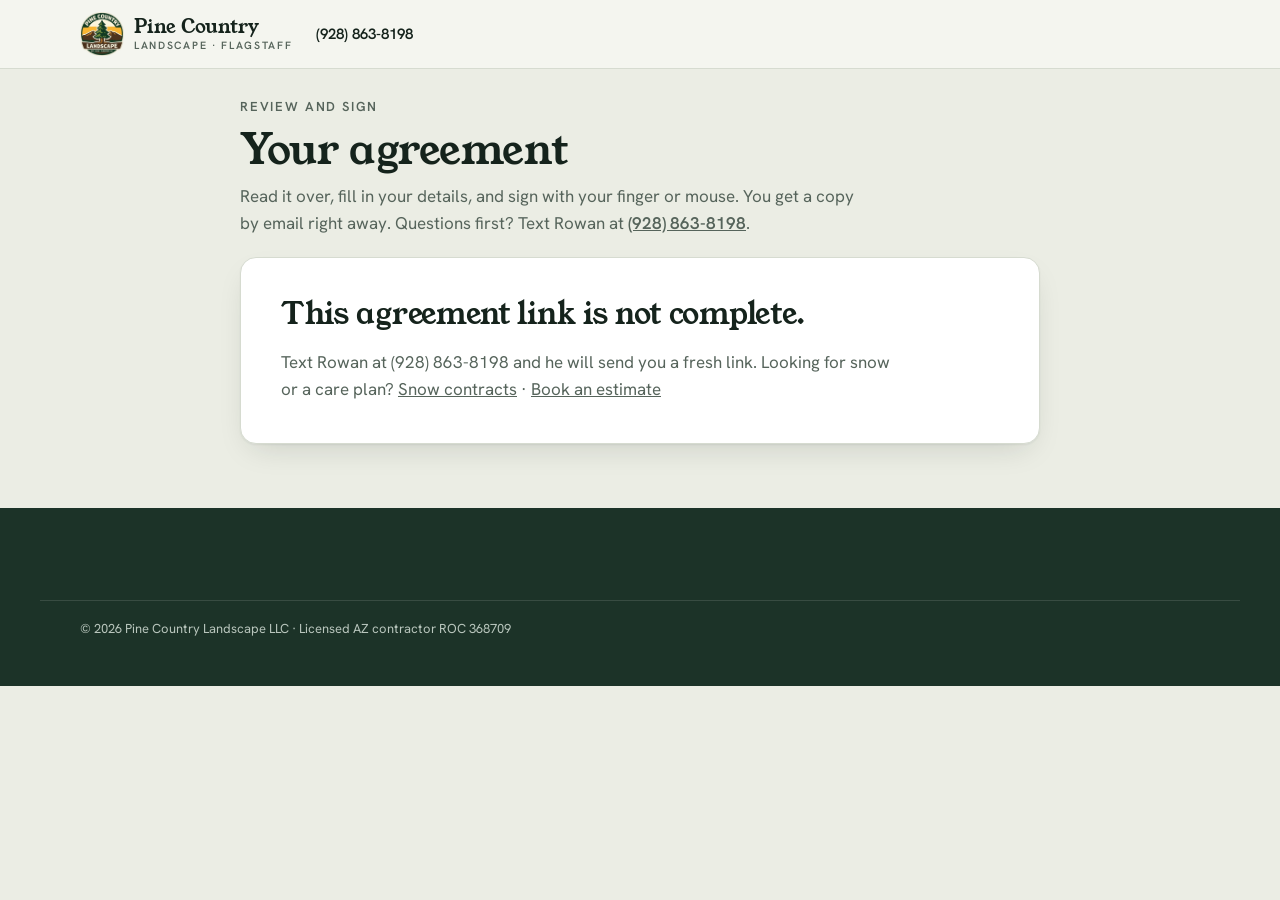
<file: contract/index.html>
<!doctype html>
<html lang="en">
<head>
<meta charset="utf-8">
<meta name="viewport" content="width=device-width, initial-scale=1, viewport-fit=cover">
<title>Review and Sign | Pine Country Landscape</title>
<meta name="robots" content="noindex">
<meta name="theme-color" content="#1c3328">
<link rel="icon" href="/img/favicon-32.png" type="image/png" sizes="32x32">
<link rel="preconnect" href="https://fonts.googleapis.com">
<link rel="preconnect" href="https://fonts.gstatic.com" crossorigin>
<link rel="stylesheet" href="https://fonts.googleapis.com/css2?family=Hanken+Grotesk:wght@400;500;600;700&family=Young+Serif&display=swap">
<link rel="stylesheet" href="/styles.css?v=20261020a">
<link rel="stylesheet" href="/contract/contract.css?v=20261020a">
</head>
<body class="ct-body">

<header class="site-head scrolled">
  <div class="wrap head-in">
    <a class="brand" href="/" aria-label="Pine Country Landscape home">
      <img class="brand-mark" src="/img/logo-badge.png" alt="" width="44" height="44">
      <span class="brand-name">Pine Country<small>Landscape &middot; Flagstaff</small></span>
    </a>
    <div class="head-cta"><a class="phone" href="tel:+19288638198" data-phone>(928) 863-8198</a></div>
  </div>
</header>

<main class="wrap ct-wrap" id="main">
  <div class="ct-intro" data-intro>
    <p class="eyebrow">Review and sign</p>
    <h1 data-title>Your agreement</h1>
    <p class="lede">Read it over, fill in your details, and sign with your finger or mouse. You get a copy by email right away. Questions first? Text Rowan at <a data-sms href="sms:+19288638198">(928) 863-8198</a>.</p>
  </div>

  <article class="ct-doc card" id="doc" aria-live="polite"></article>

  <form class="ct-sign card" id="sign" novalidate>
    <h2>Your details</h2>
    <div class="row2">
      <div class="field"><label for="c-name">Full name (property owner)</label><input id="c-name" name="name" autocomplete="name" required></div>
      <div class="field"><label for="c-phone">Mobile</label><input id="c-phone" name="phone" type="tel" autocomplete="tel"></div>
    </div>
    <div class="row2">
      <div class="field"><label for="c-email">Email (your signed copy goes here)</label><input id="c-email" name="email" type="email" autocomplete="email" required></div>
      <div class="field"><label for="c-address">Service address</label><input id="c-address" name="address" autocomplete="street-address" placeholder="Street, city" required></div>
    </div>
    <div class="field"><label for="c-mail">Mailing address, if different</label><input id="c-mail" name="mailing" placeholder="Leave blank if it is the service address"></div>
    <div class="field" data-walks-row hidden><label class="check"><input id="c-walks" name="walks" type="checkbox"> Add walks and steps by hand (<span data-walks-price>$35</span> per visit)</label></div>
    <div class="field"><label for="c-notes">Notes for the crew</label><textarea id="c-notes" name="notes" rows="2" placeholder="Gate code, dogs, where to pile snow, anything we should know"></textarea></div>

    <h2>Sign</h2>
    <div class="sig-box">
      <canvas id="sig" width="900" height="260" aria-label="Signature pad. Draw your signature here."></canvas>
      <span class="sig-line" aria-hidden="true">Sign here</span>
      <button type="button" class="sig-clear" id="sig-clear">Clear</button>
    </div>
    <div class="field"><label for="c-typed">Type your full name to confirm</label><input id="c-typed" name="typed" autocomplete="name" required></div>
    <label class="check ct-check"><input id="c-agree" name="agree" type="checkbox"> I have read this agreement, I am the owner of the property or authorized to sign for them, and I agree to sign electronically.</label>
    <input class="hp" name="website" tabindex="-1" autocomplete="off" aria-hidden="true">
    <button class="btn btn-gold btn-lg btn-block" type="submit">Sign agreement</button>
    <p class="form-msg" role="status" aria-live="polite"></p>
  </form>

  <section class="ct-done card" id="done" hidden>
    <svg viewBox="0 0 48 48" aria-hidden="true"><circle cx="24" cy="24" r="22" fill="none" stroke="currentColor" stroke-width="2.5"/><path d="m14 25 7 7 13-15" fill="none" stroke="currentColor" stroke-width="3" stroke-linecap="round" stroke-linejoin="round"/></svg>
    <h2>Signed. Thank you!</h2>
    <p data-done-text></p>
    <div class="ct-done-actions">
      <button class="btn btn-pine" type="button" id="print">Save or print a copy</button>
      <a class="btn btn-line" href="/">Back to the site</a>
    </div>
  </section>
</main>

<footer class="foot ct-foot">
  <div class="wrap foot-base">&copy; <span id="yr">2026</span> Pine Country Landscape LLC &middot; Licensed AZ contractor <span data-roc-number>ROC 368709</span></div>
</footer>

<script src="/config.js?v=20261020a"></script>
<script src="/contract/contract.js?v=20261020a"></script>
</body>
</html>
</file>
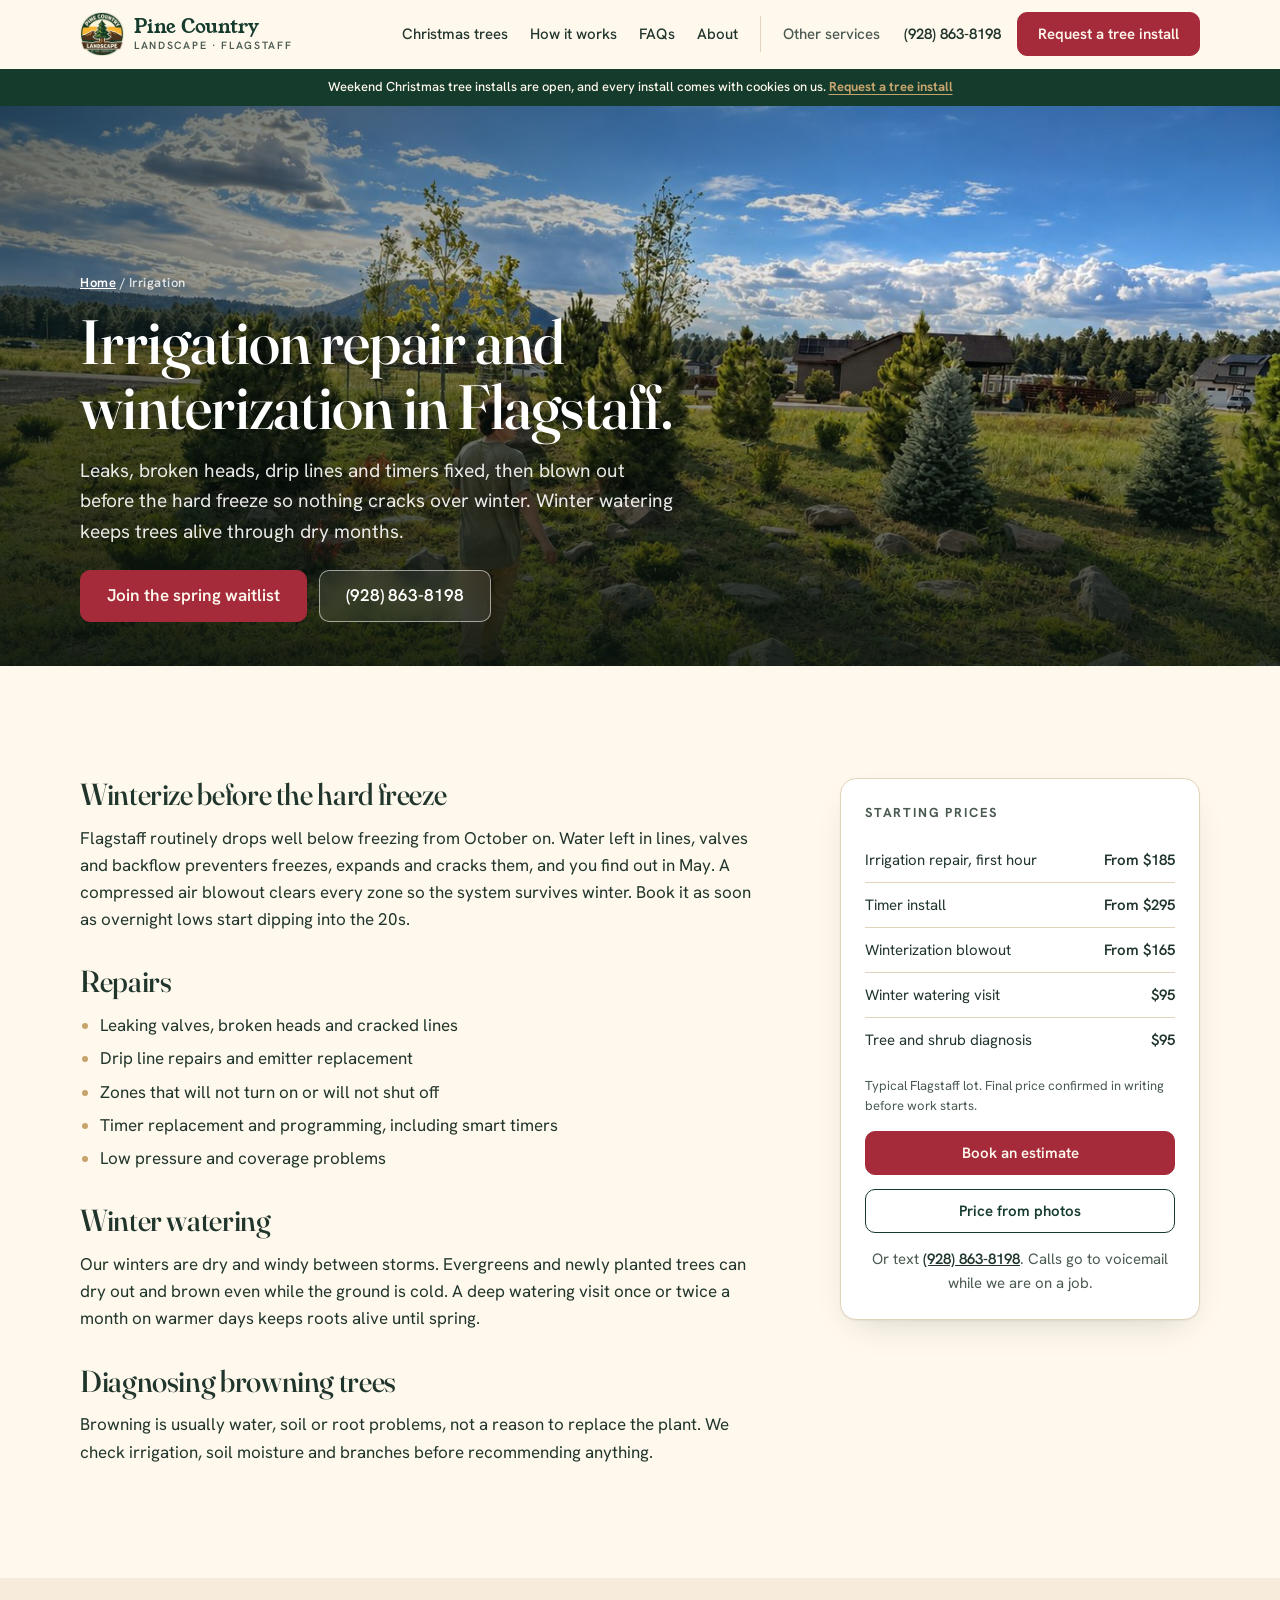
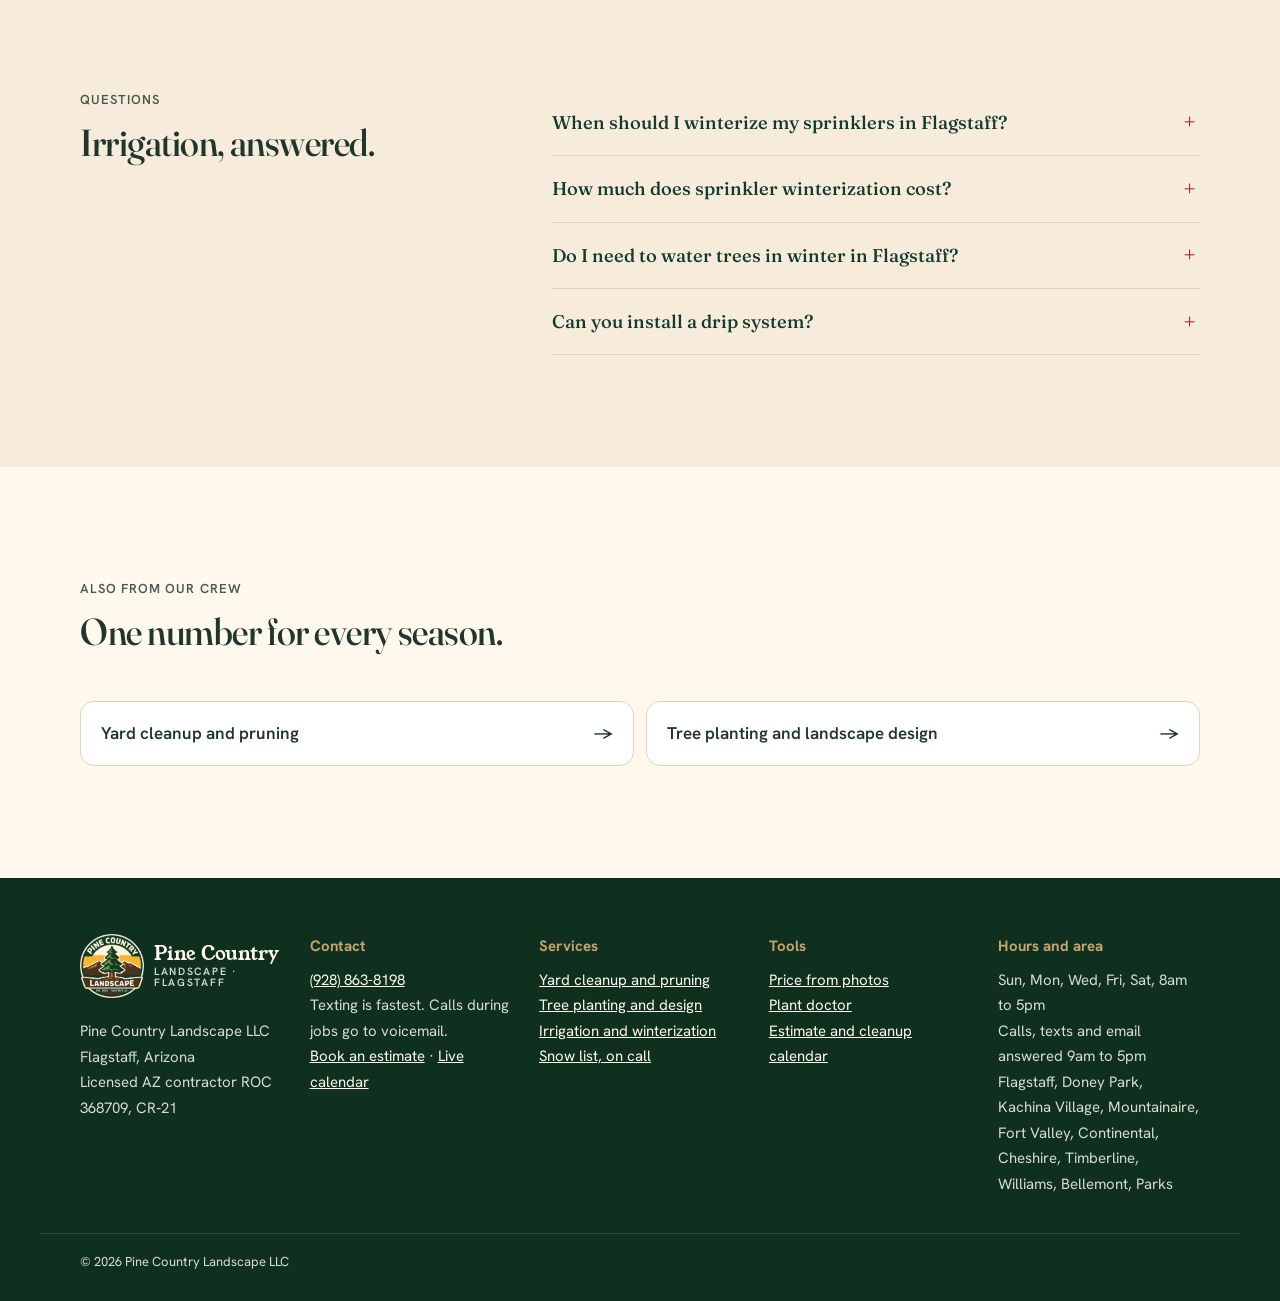
<file: irrigation-flagstaff/index.html>
<!doctype html>
<html lang="en" class="xmas">
<head>
<meta charset="utf-8">
<meta name="viewport" content="width=device-width, initial-scale=1, viewport-fit=cover">
<title>Irrigation Repair &amp; Sprinkler Winterization in Flagstaff, AZ | Pine Country Landscape</title>
<meta name="description" content="Sprinkler and drip repair, timer installs, irrigation blowouts before the hard freeze, and winter watering in Flagstaff. Winterization from $165.">
<link rel="canonical" href="https://pinecountrylandscape.com/irrigation-flagstaff/">
<meta property="og:title" content="Irrigation Repair &amp; Sprinkler Winterization in Flagstaff, AZ | Pine Country Landscape">
<meta property="og:description" content="Sprinkler and drip repair, timer installs, irrigation blowouts before the hard freeze, and winter watering in Flagstaff. Winterization from $165.">
<meta property="og:image" content="https://pinecountrylandscape.com/img/berm-watering.jpg">
<meta property="og:url" content="https://pinecountrylandscape.com/irrigation-flagstaff/">
<meta property="og:type" content="website">
<meta property="og:site_name" content="Pine Country Landscape">
<meta property="og:locale" content="en_US">
<meta name="twitter:card" content="summary_large_image">
<meta name="theme-color" content="#1c3328">
<link rel="icon" href="/img/favicon-32.png" type="image/png" sizes="32x32">
<link rel="apple-touch-icon" href="/img/apple-touch-icon.png">
<link rel="preconnect" href="https://fonts.googleapis.com">
<link rel="preconnect" href="https://fonts.gstatic.com" crossorigin>
<link rel="stylesheet" href="https://fonts.googleapis.com/css2?family=Fraunces:opsz,wght@9..144,400;9..144,500;9..144,600&family=Hanken+Grotesk:wght@400;500;600;700&family=Young+Serif&display=swap">
<link rel="stylesheet" href="/styles.css?v=20261123a">
<link rel="stylesheet" href="/christmas.css?v=20261123a">
<script type="application/ld+json">{"@context": "https://schema.org", "@type": "Service", "name": "Irrigation repair and sprinkler winterization in Flagstaff", "serviceType": "Irrigation repair and winterization", "url": "https://pinecountrylandscape.com/irrigation-flagstaff/", "description": "Sprinkler and drip repair, timer installs, sprinkler blowouts before the hard freeze, and winter watering in Flagstaff, AZ. Winterization from $165.", "provider": {"@type": "LandscapingBusiness", "@id": "https://pinecountrylandscape.com/#business", "name": "Pine Country Landscape", "url": "https://pinecountrylandscape.com/", "telephone": "+1-928-863-8198"}, "areaServed": [{"@type": "Place", "name": "Flagstaff, AZ"}, {"@type": "Place", "name": "Doney Park, AZ"}, {"@type": "Place", "name": "Kachina Village, AZ"}, {"@type": "Place", "name": "Mountainaire, AZ"}, {"@type": "Place", "name": "Fort Valley, AZ"}, {"@type": "Place", "name": "Continental, AZ"}, {"@type": "Place", "name": "Cheshire, AZ"}, {"@type": "Place", "name": "Timberline, AZ"}, {"@type": "Place", "name": "Williams, AZ"}, {"@type": "Place", "name": "Bellemont, AZ"}, {"@type": "Place", "name": "Parks, AZ"}], "hoursAvailable": [{"@type": "OpeningHoursSpecification", "dayOfWeek": ["Sunday", "Monday", "Wednesday", "Friday", "Saturday"], "opens": "08:00", "closes": "17:00"}], "offers": [{"@type": "Offer", "itemOffered": {"@type": "Service", "name": "Irrigation repair", "description": "Leaks, heads, drip lines and zones. Includes the first hour.", "url": "https://pinecountrylandscape.com/irrigation-flagstaff/"}, "priceCurrency": "USD", "priceSpecification": {"@type": "PriceSpecification", "minPrice": "185", "priceCurrency": "USD"}}, {"@type": "Offer", "itemOffered": {"@type": "Service", "name": "Sprinkler timer install", "description": "Timer replacement and programming, including smart timers.", "url": "https://pinecountrylandscape.com/irrigation-flagstaff/"}, "priceCurrency": "USD", "priceSpecification": {"@type": "PriceSpecification", "minPrice": "295", "priceCurrency": "USD"}}, {"@type": "Offer", "itemOffered": {"@type": "Service", "name": "Sprinkler winterization blowout", "description": "Compressed air blowout of every zone before the hard freeze.", "url": "https://pinecountrylandscape.com/irrigation-flagstaff/"}, "priceCurrency": "USD", "priceSpecification": {"@type": "PriceSpecification", "minPrice": "165", "priceCurrency": "USD"}}, {"@type": "Offer", "itemOffered": {"@type": "Service", "name": "Winter watering visit", "description": "Deep watering for trees and shrubs on warmer days through dry winter months.", "url": "https://pinecountrylandscape.com/irrigation-flagstaff/"}, "priceCurrency": "USD", "price": "95"}, {"@type": "Offer", "itemOffered": {"@type": "Service", "name": "Tree and shrub diagnosis", "description": "On site check of irrigation, soil moisture and branches for struggling trees and shrubs.", "url": "https://pinecountrylandscape.com/irrigation-flagstaff/"}, "priceCurrency": "USD", "price": "95"}]}</script>
<script type="application/ld+json">{"@context": "https://schema.org", "@type": "FAQPage", "mainEntity": [{"@type": "Question", "name": "When should I winterize my sprinklers in Flagstaff?", "acceptedAnswer": {"@type": "Answer", "text": "Usually early to mid October, or as soon as overnight lows start hitting the 20s. Earlier is safer than later."}}, {"@type": "Question", "name": "How much does sprinkler winterization cost?", "acceptedAnswer": {"@type": "Answer", "text": "From $165 for a typical residential system."}}, {"@type": "Question", "name": "Do I need to water trees in winter in Flagstaff?", "acceptedAnswer": {"@type": "Answer", "text": "Yes, especially new and evergreen trees. Water on a day above 40 degrees when the ground is not frozen, about once or twice a month without snow cover."}}, {"@type": "Question", "name": "Can you install a drip system?", "acceptedAnswer": {"@type": "Answer", "text": "We repair and extend drip and install timers. Larger new irrigation installs are quoted as part of a landscape project."}}]}</script>
<script type="application/ld+json">{"@context": "https://schema.org", "@type": "BreadcrumbList", "itemListElement": [{"@type": "ListItem", "position": 1, "name": "Home", "item": "https://pinecountrylandscape.com/"}, {"@type": "ListItem", "position": 2, "name": "Irrigation", "item": "https://pinecountrylandscape.com/irrigation-flagstaff/"}]}</script>
</head>
<body class="sub">
<a class="skip" href="#main">Skip to content</a>
<header class="site-head" id="site-head">
  <div class="wrap head-in">
    <a class="brand" href="/" aria-label="Pine Country Landscape home">
      <img class="brand-mark" src="/img/logo-badge.png" alt="" width="44" height="44">
      <span class="brand-name">Pine Country<small>Landscape &middot; Flagstaff</small></span>
    </a>
    <nav class="nav" aria-label="Main">
      <a href="/#trees">Christmas trees</a>
      <a href="/#how">How it works</a>
      <a href="/#faq">FAQs</a>
      <a href="/#about">About</a>
      <a class="nav-quiet" href="/#holiday">Other services</a>
    </nav>
    <div class="head-cta">
      <a class="phone" href="tel:+19288638198" data-phone>(928) 863-8198</a>
      <a class="btn btn-gold" href="/#inquiry" data-track="cta_click" data-label="header_sub">Request a tree install</a>
    </div>
  </div>
</header>

<div class="season-bar" data-season hidden></div>

<main id="main">
<section class="sub-hero">
  <img class="sub-hero-img" src="/img/berm-watering.jpg" srcset="/img/berm-watering-sm.jpg 760w, /img/berm-watering.jpg 1448w" sizes="100vw" width="1448" height="1086" fetchpriority="high" alt="Watering a new native berm of pines, spruce and boulders at golden hour">
  <div class="hero-shade" aria-hidden="true"></div>
  <div class="wrap sub-hero-in">
    <nav class="crumbs" aria-label="Breadcrumb"><a href="/">Home</a> <span aria-hidden="true">/</span> Irrigation</nav>
    <h1>Irrigation repair and winterization in Flagstaff.</h1>
    <p class="hero-sub">Leaks, broken heads, drip lines and timers fixed, then blown out before the hard freeze so nothing cracks over winter. Winter watering keeps trees alive through dry months.</p>
    <div class="hero-actions"><a class="btn btn-gold btn-lg" href="/?pick=waitlist#inquiry" data-track="cta_click" data-label="sub_hero">Join the spring waitlist</a><a class="btn btn-ghost btn-lg" href="tel:+19288638198" data-phone>(928) 863-8198</a></div>
  </div>
</section>
<section class="section">
  <div class="wrap sub-grid">
    <article class="prose">
<h2>Winterize before the hard freeze</h2>
<p>Flagstaff routinely drops well below freezing from October on. Water left in lines, valves and backflow preventers freezes, expands and cracks them, and you find out in May. A compressed air blowout clears every zone so the system survives winter. Book it as soon as overnight lows start dipping into the 20s.</p>
<h2>Repairs</h2>
<ul><li>Leaking valves, broken heads and cracked lines</li><li>Drip line repairs and emitter replacement</li><li>Zones that will not turn on or will not shut off</li><li>Timer replacement and programming, including smart timers</li><li>Low pressure and coverage problems</li></ul>
<h2>Winter watering</h2>
<p>Our winters are dry and windy between storms. Evergreens and newly planted trees can dry out and brown even while the ground is cold. A deep watering visit once or twice a month on warmer days keeps roots alive until spring.</p>
<h2>Diagnosing browning trees</h2>
<p>Browning is usually water, soil or root problems, not a reason to replace the plant. We check irrigation, soil moisture and branches before recommending anything.</p>

    </article>
    <aside class="sub-card card"><p class="svc-kicker">Starting prices</p><ul class="price-list"><li><span>Irrigation repair, first hour</span><b>From $185</b></li><li><span>Timer install</span><b>From $295</b></li><li><span>Winterization blowout</span><b>From $165</b></li><li><span>Winter watering visit</span><b>$95</b></li><li><span>Tree and shrub diagnosis</span><b>$95</b></li></ul><p class="fine">Typical Flagstaff lot. Final price confirmed in writing before work starts.</p><a class="btn btn-gold btn-block" href="/?pick=waitlist#inquiry" data-track="cta_click" data-label="sub_card">Book an estimate</a><a class="btn btn-line btn-block" href="/price-from-photos/">Price from photos</a><p class="sub-call">Or text <a href="tel:+19288638198" data-phone>(928) 863-8198</a>. Calls go to voicemail while we are on a job.</p></aside>
  </div>
</section>
<section class="section section-tint">
  <div class="wrap faq-wrap">
    <div class="sec-head"><p class="eyebrow">Questions</p><h2>Irrigation, answered.</h2></div>
    <div class="faq"><details><summary>When should I winterize my sprinklers in Flagstaff?</summary><p>Usually early to mid October, or as soon as overnight lows start hitting the 20s. Earlier is safer than later.</p></details><details><summary>How much does sprinkler winterization cost?</summary><p>From $165 for a typical residential system.</p></details><details><summary>Do I need to water trees in winter in Flagstaff?</summary><p>Yes, especially new and evergreen trees. Water on a day above 40 degrees when the ground is not frozen, about once or twice a month without snow cover.</p></details><details><summary>Can you install a drip system?</summary><p>We repair and extend drip and install timers. Larger new irrigation installs are quoted as part of a landscape project.</p></details></div>
  </div>
</section>
<section class="section">
  <div class="wrap">
    <div class="sec-head"><p class="eyebrow">Also from our crew</p><h2>One number for every season.</h2></div>
    <div class="rel-list"><a class="rel" href="/yard-cleanup-flagstaff/">Yard cleanup and pruning <span aria-hidden="true">&rarr;</span></a><a class="rel" href="/tree-planting-flagstaff/">Tree planting and landscape design <span aria-hidden="true">&rarr;</span></a></div>
  </div>
</section>
</main>

<footer class="foot">
  <div class="wrap foot-in">
    <div>
      <a class="brand brand-foot" href="/"><img class="brand-mark" src="/img/logo-badge.png" alt="" width="44" height="44"><span class="brand-name">Pine Country<small>Landscape &middot; Flagstaff</small></span></a>
      <p class="foot-note">Pine Country Landscape LLC<br>Flagstaff, Arizona<br><span data-roc-badge hidden>Licensed AZ contractor <span data-roc-number></span>, CR&#8209;21</span></p>
    </div>
    <div>
      <p class="foot-h">Contact</p>
      <p><a href="tel:+19288638198" data-phone data-track="call_click" data-label="footer">(928) 863-8198</a><br>Texting is fastest. Calls during jobs go to voicemail.<br><a href="/?pick=waitlist#inquiry" data-track="cta_click" data-label="footer">Book an estimate</a> &middot; <a href="/#book">Live calendar</a></p>
    </div>
    <div>
      <p class="foot-h">Services</p>
      <p><a href="/yard-cleanup-flagstaff/">Yard cleanup and pruning</a><br><a href="/tree-planting-flagstaff/">Tree planting and design</a><br><a href="/irrigation-flagstaff/">Irrigation and winterization</a><br><a href="/snow-removal-flagstaff/">Snow list, on call</a></p>
    </div>
    <div>
      <p class="foot-h">Tools</p>
      <p><a href="/price-from-photos/">Price from photos</a><br><a href="/plant-doctor/">Plant doctor</a><br><a href="/#book">Estimate and cleanup calendar</a></p>
    </div>
    <div>
      <p class="foot-h">Hours and area</p>
      <p>Sun, Mon, Wed, Fri, Sat, 8am to 5pm<br>Calls, texts and email answered 9am to 5pm<br>Flagstaff, Doney Park, Kachina Village, Mountainaire, Fort Valley, Continental, Cheshire, Timberline, Williams, Bellemont, Parks</p>
    </div>
  </div>
  <div class="wrap foot-base">&copy; <span id="yr">2026</span> Pine Country Landscape LLC</div>
</footer>
<nav class="action-bar" aria-label="Quick actions">
  <a data-sms href="sms:+19288638198" data-track="text_click" data-label="action_bar">Text us</a>
  <a class="ab-main" href="/?pick=waitlist#inquiry" data-track="cta_click" data-label="action_bar">Join the waitlist</a>
  <a href="tel:+19288638198" data-track="call_click" data-label="action_bar">Call</a>
</nav>

<script src="/config.js?v=20261123a"></script>
<script src="/app.js?v=20261123a"></script>
</body>
</html>
</file>
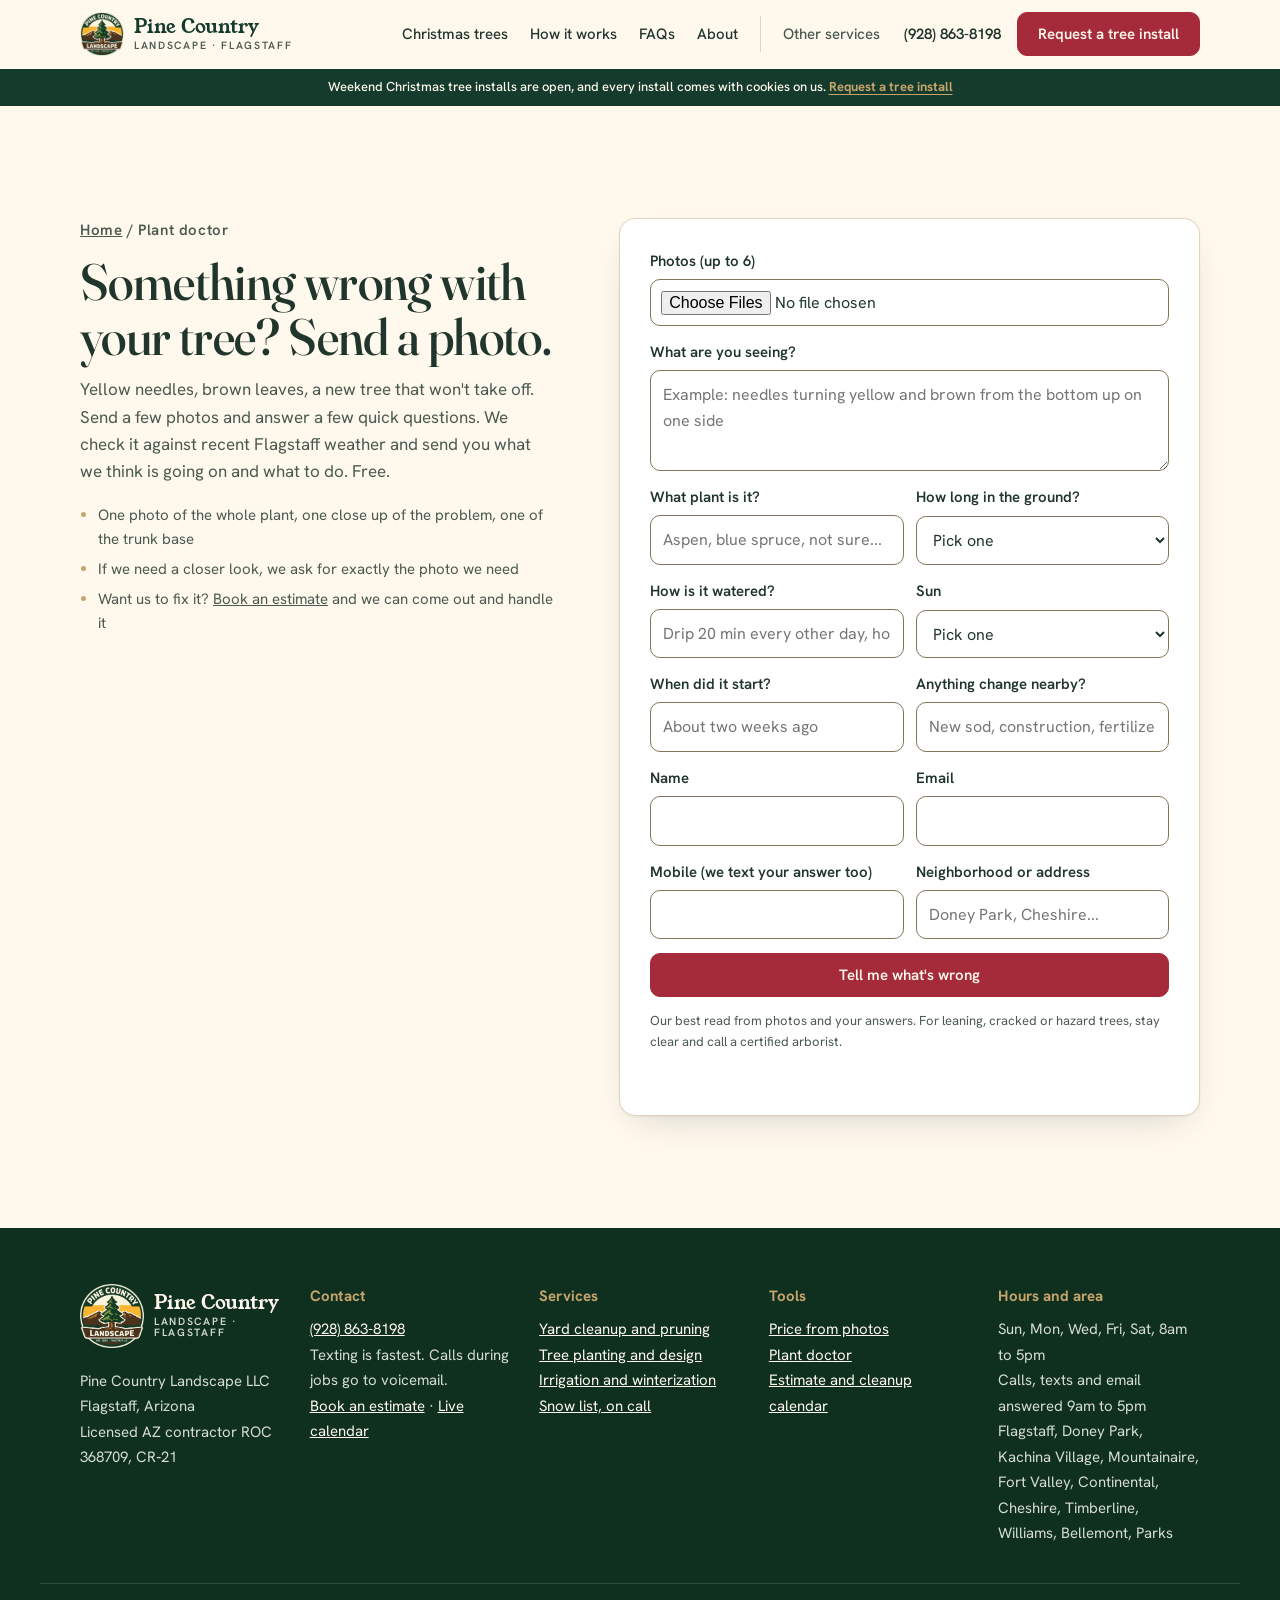
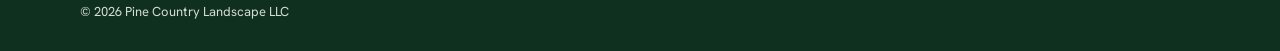
<file: plant-doctor/index.html>
<!doctype html>
<html lang="en" class="xmas">
<head>
<meta charset="utf-8">
<meta name="viewport" content="width=device-width, initial-scale=1, viewport-fit=cover">
<title>Free Plant Doctor for Flagstaff Trees and Shrubs | Pine Country Landscape</title>
<meta name="description" content="Struggling tree or shrub in Flagstaff? Send photos and answer a few questions, and Pine Country Landscape sends back what is likely going on and what to do.">
<link rel="canonical" href="https://pinecountrylandscape.com/plant-doctor/">
<meta property="og:title" content="Free Plant Doctor for Flagstaff Trees and Shrubs | Pine Country Landscape">
<meta property="og:description" content="Struggling tree or shrub in Flagstaff? Send photos and answer a few questions, and Pine Country Landscape sends back what is likely going on and what to do.">
<meta property="og:image" content="https://pinecountrylandscape.com/img/berm-watering.jpg">
<meta property="og:url" content="https://pinecountrylandscape.com/plant-doctor/">
<meta property="og:type" content="website">
<meta property="og:site_name" content="Pine Country Landscape">
<meta name="twitter:card" content="summary_large_image">
<meta name="theme-color" content="#1c3328">
<link rel="icon" href="/img/favicon-32.png" type="image/png" sizes="32x32">
<link rel="apple-touch-icon" href="/img/apple-touch-icon.png">
<link rel="preconnect" href="https://fonts.googleapis.com">
<link rel="preconnect" href="https://fonts.gstatic.com" crossorigin>
<link rel="stylesheet" href="https://fonts.googleapis.com/css2?family=Fraunces:opsz,wght@9..144,400;9..144,500;9..144,600&family=Hanken+Grotesk:wght@400;500;600;700&family=Young+Serif&display=swap">
<link rel="stylesheet" href="/styles.css?v=20261123a">
<link rel="stylesheet" href="/christmas.css?v=20261123a">

</head>
<body class="sub">
<a class="skip" href="#main">Skip to content</a>
<header class="site-head" id="site-head">
  <div class="wrap head-in">
    <a class="brand" href="/" aria-label="Pine Country Landscape home">
      <img class="brand-mark" src="/img/logo-badge.png" alt="" width="44" height="44">
      <span class="brand-name">Pine Country<small>Landscape &middot; Flagstaff</small></span>
    </a>
    <nav class="nav" aria-label="Main">
      <a href="/#trees">Christmas trees</a>
      <a href="/#how">How it works</a>
      <a href="/#faq">FAQs</a>
      <a href="/#about">About</a>
      <a class="nav-quiet" href="/#holiday">Other services</a>
    </nav>
    <div class="head-cta">
      <a class="phone" href="tel:+19288638198" data-phone>(928) 863-8198</a>
      <a class="btn btn-gold" href="/#inquiry" data-track="cta_click" data-label="header_sub">Request a tree install</a>
    </div>
  </div>
</header>

<div class="season-bar" data-season hidden></div>
<main id="main">
<section class="section plant-sec" id="plant-doctor" aria-labelledby="plant-h">
  <div class="wrap est-in">
    <div class="sec-head">
      <nav class="crumbs crumbs-dark" aria-label="Breadcrumb"><a href="/">Home</a> <span aria-hidden="true">/</span> Plant doctor</nav>
      <h1 id="plant-h" class="h1-sub">Something wrong with your tree? Send a photo.</h1>
      <p class="lede">Yellow needles, brown leaves, a new tree that won't take off. Send a few photos and answer a few quick questions. We check it against recent Flagstaff weather and send you what we think is going on and what to do. Free.</p>
      <ul class="est-points">
        <li>One photo of the whole plant, one close up of the problem, one of the trunk base</li>
        <li>If we need a closer look, we ask for exactly the photo we need</li>
        <li>Want us to fix it? <a href="/?pick=waitlist#inquiry">Book an estimate</a> and we can come out and handle it</li>
      </ul>
    </div>
    <form class="est-form card" id="plant-form" novalidate>
      <div class="plant-ask" data-plant-ask hidden>
        <p class="est-kicker">Almost there</p>
        <p class="est-h" data-plant-ask-h>A little more and we can tell you.</p>
        <ul class="plant-ask-list" data-plant-ask-list></ul>
      </div>
      <div class="field"><label for="pd-photos">Photos (up to 6)</label>
        <input id="pd-photos" type="file" accept="image/*" multiple>
        <div class="est-thumbs" id="pd-thumbs" aria-live="polite"></div></div>
      <div data-plant-new>
        <div class="field"><label for="pd-desc">What are you seeing?</label><textarea id="pd-desc" name="description" rows="3" placeholder="Example: needles turning yellow and brown from the bottom up on one side"></textarea></div>
        <div class="row2">
          <div class="field"><label for="pd-plant">What plant is it?</label><input id="pd-plant" name="plant" placeholder="Aspen, blue spruce, not sure..."></div>
          <div class="field"><label for="pd-age">How long in the ground?</label>
            <select id="pd-age" name="age"><option value="">Pick one</option><option>Under 3 months</option><option>3 to 12 months</option><option>1 to 3 years</option><option>3+ years</option><option>Not sure</option></select></div>
        </div>
        <div class="row2">
          <div class="field"><label for="pd-water">How is it watered?</label><input id="pd-water" name="water" placeholder="Drip 20 min every other day, hose weekly..."></div>
          <div class="field"><label for="pd-sun">Sun</label>
            <select id="pd-sun" name="sun"><option value="">Pick one</option><option>Full sun all day</option><option>Afternoon sun</option><option>Morning sun</option><option>Mostly shade</option></select></div>
        </div>
        <div class="row2">
          <div class="field"><label for="pd-when">When did it start?</label><input id="pd-when" name="when" placeholder="About two weeks ago"></div>
          <div class="field"><label for="pd-changes">Anything change nearby?</label><input id="pd-changes" name="changes" placeholder="New sod, construction, fertilizer..."></div>
        </div>
        <div class="row2">
          <div class="field"><label for="pd-name">Name</label><input id="pd-name" name="name" autocomplete="name"></div>
          <div class="field"><label for="pd-email">Email</label><input id="pd-email" name="email" type="email" autocomplete="email"></div>
        </div>
        <div class="row2">
          <div class="field"><label for="pd-phone">Mobile (we text your answer too)</label><input id="pd-phone" name="phone" type="tel" autocomplete="tel"></div>
          <div class="field"><label for="pd-address">Neighborhood or address</label><input id="pd-address" name="address" placeholder="Doney Park, Cheshire..."></div>
        </div>
      </div>
      <div data-plant-replies hidden></div>
      <input class="hp" name="website" tabindex="-1" autocomplete="off" aria-hidden="true">
      <button class="btn btn-gold btn-block" type="submit" data-plant-submit>Tell me what's wrong</button>
      <p class="hint">Our best read from photos and your answers. For leaning, cracked or hazard trees, stay clear and call a certified arborist.</p>
      <p class="form-msg" role="status" aria-live="polite"></p>
    </form>
  </div>
</section>
</main>
<footer class="foot">
  <div class="wrap foot-in">
    <div>
      <a class="brand brand-foot" href="/"><img class="brand-mark" src="/img/logo-badge.png" alt="" width="44" height="44"><span class="brand-name">Pine Country<small>Landscape &middot; Flagstaff</small></span></a>
      <p class="foot-note">Pine Country Landscape LLC<br>Flagstaff, Arizona<br><span data-roc-badge hidden>Licensed AZ contractor <span data-roc-number></span>, CR&#8209;21</span></p>
    </div>
    <div>
      <p class="foot-h">Contact</p>
      <p><a href="tel:+19288638198" data-phone data-track="call_click" data-label="footer">(928) 863-8198</a><br>Texting is fastest. Calls during jobs go to voicemail.<br><a href="/?pick=waitlist#inquiry" data-track="cta_click" data-label="footer">Book an estimate</a> &middot; <a href="/#book">Live calendar</a></p>
    </div>
    <div>
      <p class="foot-h">Services</p>
      <p><a href="/yard-cleanup-flagstaff/">Yard cleanup and pruning</a><br><a href="/tree-planting-flagstaff/">Tree planting and design</a><br><a href="/irrigation-flagstaff/">Irrigation and winterization</a><br><a href="/snow-removal-flagstaff/">Snow list, on call</a></p>
    </div>
    <div>
      <p class="foot-h">Tools</p>
      <p><a href="/price-from-photos/">Price from photos</a><br><a href="/plant-doctor/">Plant doctor</a><br><a href="/#book">Estimate and cleanup calendar</a></p>
    </div>
    <div>
      <p class="foot-h">Hours and area</p>
      <p>Sun, Mon, Wed, Fri, Sat, 8am to 5pm<br>Calls, texts and email answered 9am to 5pm<br>Flagstaff, Doney Park, Kachina Village, Mountainaire, Fort Valley, Continental, Cheshire, Timberline, Williams, Bellemont, Parks</p>
    </div>
  </div>
  <div class="wrap foot-base">&copy; <span id="yr">2026</span> Pine Country Landscape LLC</div>
</footer>

<nav class="action-bar" aria-label="Quick actions">
  <a data-sms href="sms:+19288638198" data-track="text_click" data-label="action_bar">Text us</a>
  <a class="ab-main" href="/?pick=waitlist#inquiry" data-track="cta_click" data-label="action_bar">Join the waitlist</a>
  <a href="tel:+19288638198" data-track="call_click" data-label="action_bar">Call</a>
</nav>
<script src="/config.js?v=20261123a"></script>
<script src="/app.js?v=20261123a"></script>
</body>
</html>
</file>
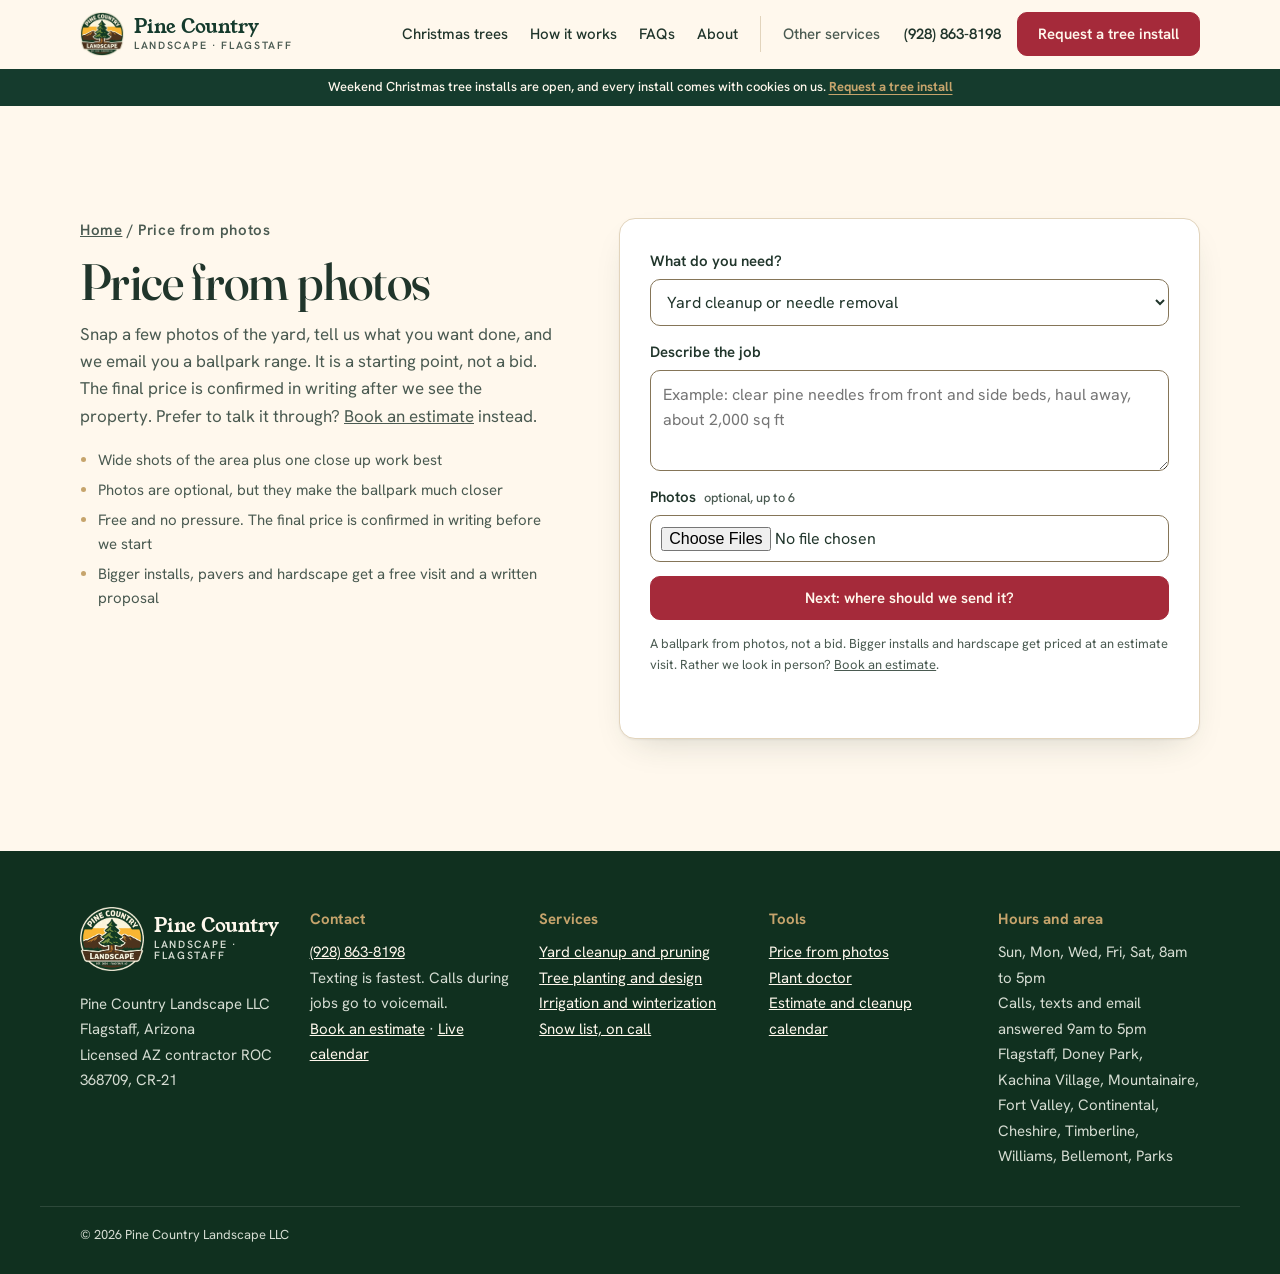
<file: price-from-photos/index.html>
<!doctype html>
<html lang="en" class="xmas">
<head>
<meta charset="utf-8">
<meta name="viewport" content="width=device-width, initial-scale=1, viewport-fit=cover">
<title>Price From Photos | Pine Country Landscape, Flagstaff</title>
<meta name="description" content="Send photos of your yard and get a ballpark price range by email from Pine Country Landscape in Flagstaff, AZ.">
<link rel="canonical" href="https://pinecountrylandscape.com/price-from-photos/">
<meta property="og:title" content="Price From Photos | Pine Country Landscape, Flagstaff">
<meta property="og:description" content="Send photos of your yard and get a ballpark price range by email from Pine Country Landscape in Flagstaff, AZ.">
<meta property="og:image" content="https://pinecountrylandscape.com/img/debris-haul.jpg">
<meta property="og:url" content="https://pinecountrylandscape.com/price-from-photos/">
<meta property="og:type" content="website">
<meta property="og:site_name" content="Pine Country Landscape">
<meta name="twitter:card" content="summary_large_image">
<meta name="theme-color" content="#1c3328">
<link rel="icon" href="/img/favicon-32.png" type="image/png" sizes="32x32">
<link rel="apple-touch-icon" href="/img/apple-touch-icon.png">
<link rel="preconnect" href="https://fonts.googleapis.com">
<link rel="preconnect" href="https://fonts.gstatic.com" crossorigin>
<link rel="stylesheet" href="https://fonts.googleapis.com/css2?family=Fraunces:opsz,wght@9..144,400;9..144,500;9..144,600&family=Hanken+Grotesk:wght@400;500;600;700&family=Young+Serif&display=swap">
<link rel="stylesheet" href="/styles.css?v=20261123a">
<link rel="stylesheet" href="/christmas.css?v=20261123a">

</head>
<body class="sub">
<a class="skip" href="#main">Skip to content</a>
<header class="site-head" id="site-head">
  <div class="wrap head-in">
    <a class="brand" href="/" aria-label="Pine Country Landscape home">
      <img class="brand-mark" src="/img/logo-badge.png" alt="" width="44" height="44">
      <span class="brand-name">Pine Country<small>Landscape &middot; Flagstaff</small></span>
    </a>
    <nav class="nav" aria-label="Main">
      <a href="/#trees">Christmas trees</a>
      <a href="/#how">How it works</a>
      <a href="/#faq">FAQs</a>
      <a href="/#about">About</a>
      <a class="nav-quiet" href="/#holiday">Other services</a>
    </nav>
    <div class="head-cta">
      <a class="phone" href="tel:+19288638198" data-phone>(928) 863-8198</a>
      <a class="btn btn-gold" href="/#inquiry" data-track="cta_click" data-label="header_sub">Request a tree install</a>
    </div>
  </div>
</header>

<div class="season-bar" data-season hidden></div>
<main id="main">
<section class="section est-sec" id="price" aria-labelledby="price-h">
  <div class="wrap est-in">
    <div class="sec-head">
      <nav class="crumbs crumbs-dark" aria-label="Breadcrumb"><a href="/">Home</a> <span aria-hidden="true">/</span> Price from photos</nav>
      <h1 id="price-h" class="h1-sub">Price from photos</h1>
      <p class="lede">Snap a few photos of the yard, tell us what you want done, and we email you a ballpark range. It is a starting point, not a bid. The final price is confirmed in writing after we see the property. Prefer to talk it through? <a href="/?pick=other#inquiry">Book an estimate</a> instead.</p>
      <ul class="est-points">
        <li>Wide shots of the area plus one close up work best</li>
        <li>Photos are optional, but they make the ballpark much closer</li>
        <li>Free and no pressure. The final price is confirmed in writing before we start</li>
        <li>Bigger installs, pavers and hardscape get a free visit and a written proposal</li>
      </ul>
    </div>
    <form class="est-form card" id="estimate" novalidate>
                <div class="field"><label for="es-svc">What do you need?</label>
          <select id="es-svc" name="service">
            <option value="cleanup">Yard cleanup or needle removal</option>
            <option value="pruning">Pruning and shrub shaping</option>
            <option value="mowing">Mowing</option>
            <option value="weeds">Weed control</option>
            <option value="haul">Debris or junk haul</option>
            <option value="irrigation">Irrigation repair or timer</option>
            <option value="winterize">Irrigation winterization</option>
            <option value="planting">Trees, shrubs or planting</option>
            <option value="hardscape">Pavers, patio, rock or hardscape</option>
            <option value="other">Something else</option>
          </select></div>
        <div class="field"><label for="es-desc">Describe the job</label><textarea id="es-desc" name="description" rows="3" required placeholder="Example: clear pine needles from front and side beds, haul away, about 2,000 sq ft"></textarea></div>
        <div class="field">
          <label for="es-photos">Photos <span class="opt-tag">optional, up to 6</span></label>
          <input id="es-photos" name="photos" type="file" accept="image/*" multiple>
          <div class="est-thumbs" id="es-thumbs" aria-live="polite"></div>
        </div>
        <button class="btn btn-gold btn-block est-next" type="button">Next: where should we send it?</button>
        <div class="est-step2" hidden>
        <div class="row2">
          <div class="field"><label for="es-name">Name</label><input id="es-name" name="name" autocomplete="name" required></div>
          <div class="field"><label for="es-address">Service address</label><input id="es-address" name="address" autocomplete="street-address" placeholder="Street, city" required></div>
        </div>
        <div class="row2">
          <div class="field"><label for="es-email">Email (we send your ballpark here)</label><input id="es-email" name="email" type="email" autocomplete="email" required></div>
          <div class="field"><label for="es-phone">Mobile <span class="opt-tag">optional</span></label><input id="es-phone" name="phone" type="tel" autocomplete="tel"></div>
        </div>
          <div class="field promo-field"><label for="es-promo">Promo code (optional)</label><input id="es-promo" name="promo" data-promo autocomplete="off" placeholder="PINE10-XXXXX"></div>
        <button class="btn btn-gold btn-block" type="submit">Send for a ballpark</button>
        </div>
        <input class="hp" name="website" tabindex="-1" autocomplete="off" aria-hidden="true">
        <p class="hint">A ballpark from photos, not a bid. Bigger installs and hardscape get priced at an estimate visit. Rather we look in person? <a href="/?pick=other#inquiry">Book an estimate</a>.</p>
        <p class="form-msg" role="status" aria-live="polite"></p>
      </form>
  </div>
</section>
</main>
<footer class="foot">
  <div class="wrap foot-in">
    <div>
      <a class="brand brand-foot" href="/"><img class="brand-mark" src="/img/logo-badge.png" alt="" width="44" height="44"><span class="brand-name">Pine Country<small>Landscape &middot; Flagstaff</small></span></a>
      <p class="foot-note">Pine Country Landscape LLC<br>Flagstaff, Arizona<br><span data-roc-badge hidden>Licensed AZ contractor <span data-roc-number></span>, CR&#8209;21</span></p>
    </div>
    <div>
      <p class="foot-h">Contact</p>
      <p><a href="tel:+19288638198" data-phone data-track="call_click" data-label="footer">(928) 863-8198</a><br>Texting is fastest. Calls during jobs go to voicemail.<br><a href="/?pick=other#inquiry" data-track="cta_click" data-label="footer">Book an estimate</a> &middot; <a href="/#book">Live calendar</a></p>
    </div>
    <div>
      <p class="foot-h">Services</p>
      <p><a href="/yard-cleanup-flagstaff/">Yard cleanup and pruning</a><br><a href="/tree-planting-flagstaff/">Tree planting and design</a><br><a href="/irrigation-flagstaff/">Irrigation and winterization</a><br><a href="/snow-removal-flagstaff/">Snow list, on call</a></p>
    </div>
    <div>
      <p class="foot-h">Tools</p>
      <p><a href="/price-from-photos/">Price from photos</a><br><a href="/plant-doctor/">Plant doctor</a><br><a href="/#book">Estimate and cleanup calendar</a></p>
    </div>
    <div>
      <p class="foot-h">Hours and area</p>
      <p>Sun, Mon, Wed, Fri, Sat, 8am to 5pm<br>Calls, texts and email answered 9am to 5pm<br>Flagstaff, Doney Park, Kachina Village, Mountainaire, Fort Valley, Continental, Cheshire, Timberline, Williams, Bellemont, Parks</p>
    </div>
  </div>
  <div class="wrap foot-base">&copy; <span id="yr">2026</span> Pine Country Landscape LLC</div>
</footer>

<nav class="action-bar" aria-label="Quick actions">
  <a data-sms href="sms:+19288638198" data-track="text_click" data-label="action_bar">Text us</a>
  <a class="ab-main" href="/?pick=other#inquiry" data-track="cta_click" data-label="action_bar">Book an estimate</a>
  <a href="tel:+19288638198" data-track="call_click" data-label="action_bar">Call</a>
</nav>
<script src="/config.js?v=20261123a"></script>
<script src="/app.js?v=20261123a"></script>
</body>
</html>
</file>
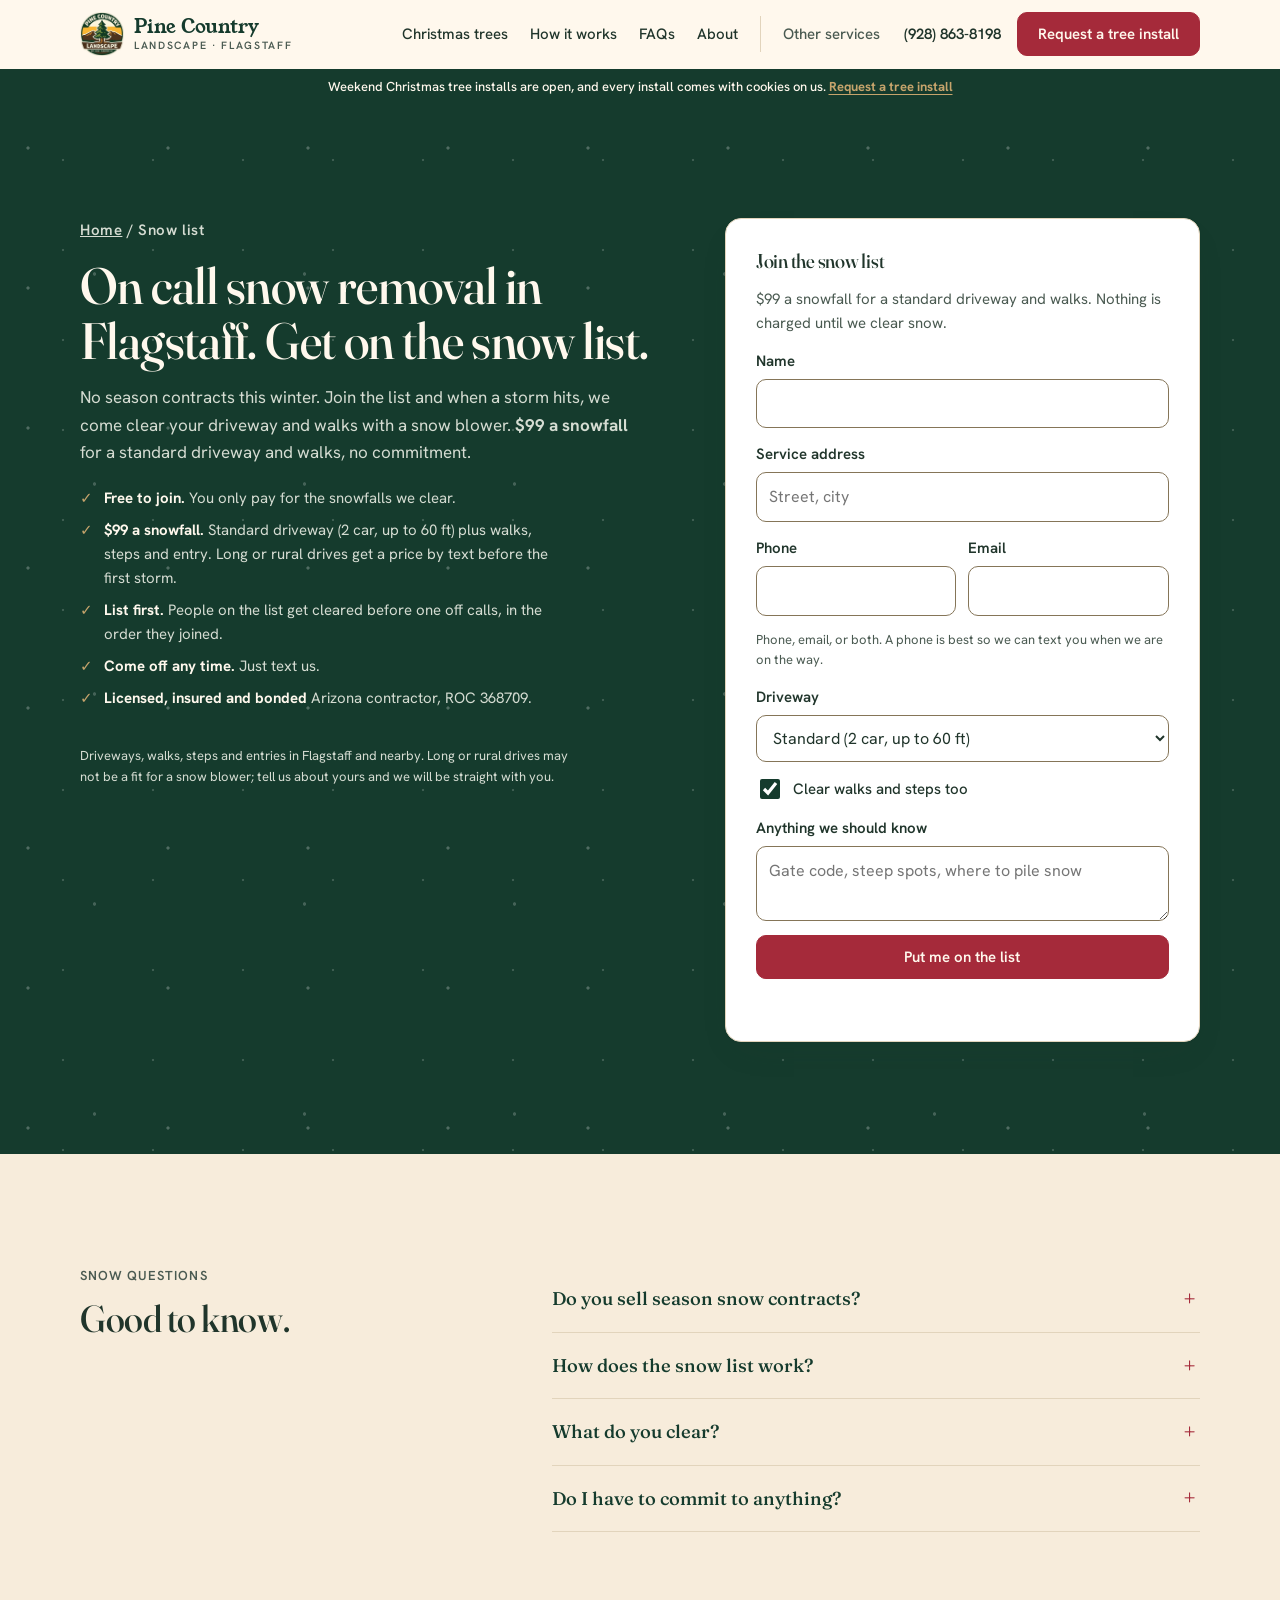
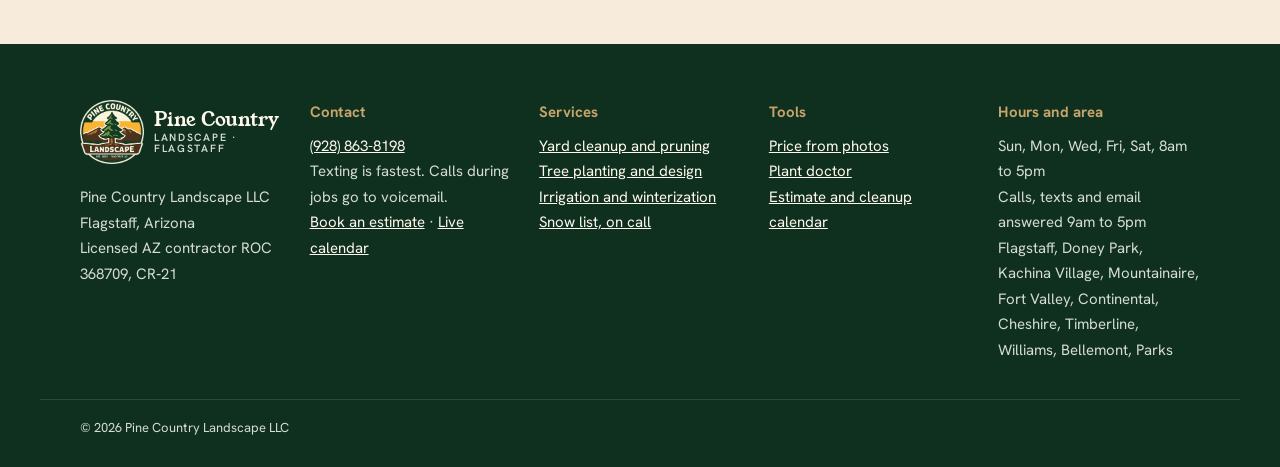
<file: snow-removal-flagstaff/index.html>
<!doctype html>
<html lang="en" class="xmas">
<head>
<meta charset="utf-8">
<meta name="viewport" content="width=device-width, initial-scale=1, viewport-fit=cover">
<title>On Call Snow Removal in Flagstaff | Pine Country Landscape</title>
<meta name="description" content="On call snow removal in Flagstaff this winter. Join the snow list and we clear your driveway and walks with a snow blower after a storm, $99 a snowfall for a standard driveway and walks. No contract.">
<link rel="canonical" href="https://pinecountrylandscape.com/snow-removal-flagstaff/">
<meta property="og:title" content="On Call Snow Removal in Flagstaff | Pine Country Landscape">
<meta property="og:description" content="On call snow removal in Flagstaff this winter. Join the snow list and we clear your driveway and walks with a snow blower after a storm, $99 a snowfall for a standard driveway and walks. No contract.">
<meta property="og:image" content="https://pinecountrylandscape.com/img/native-berm-peaks.jpg">
<meta property="og:url" content="https://pinecountrylandscape.com/snow-removal-flagstaff/">
<meta property="og:type" content="website">
<meta property="og:site_name" content="Pine Country Landscape">
<meta name="twitter:card" content="summary_large_image">
<meta name="theme-color" content="#1c3328">
<link rel="icon" href="/img/favicon-32.png" type="image/png" sizes="32x32">
<link rel="apple-touch-icon" href="/img/apple-touch-icon.png">
<link rel="preconnect" href="https://fonts.googleapis.com">
<link rel="preconnect" href="https://fonts.gstatic.com" crossorigin>
<link rel="stylesheet" href="https://fonts.googleapis.com/css2?family=Fraunces:opsz,wght@9..144,400;9..144,500;9..144,600&family=Hanken+Grotesk:wght@400;500;600;700&family=Young+Serif&display=swap">
<link rel="stylesheet" href="/styles.css?v=20261123a">
<link rel="stylesheet" href="/christmas.css?v=20261123a">
<script type="application/ld+json">{"@context": "https://schema.org", "@type": "Service", "name": "On call snow removal in Flagstaff", "serviceType": "Snow removal", "url": "https://pinecountrylandscape.com/snow-removal-flagstaff/", "provider": {"@id": "https://pinecountrylandscape.com/#business"}, "areaServed": {"@type": "Place", "name": "Flagstaff, AZ"}, "description": "On call driveway and walkway snow clearing with a snow blower. No season contract.", "offers": {"@type": "Offer", "name": "Standard driveway and walks, per snowfall", "price": "99", "priceCurrency": "USD"}}</script>
<script type="application/ld+json">{"@context": "https://schema.org", "@type": "FAQPage", "mainEntity": [{"@type": "Question", "name": "Do you sell season snow contracts?", "acceptedAnswer": {"@type": "Answer", "text": "Not this winter. Flagstaff gets too much snow for a flat season price to make sense, so we work on call from a snow list and price each snowfall."}}, {"@type": "Question", "name": "How does the snow list work?", "acceptedAnswer": {"@type": "Answer", "text": "Send your address and driveway details with the form on this page. A standard driveway (2 car, up to 60 ft) plus walks and steps is $99 a snowfall. Long or rural drives get a price by text. When a storm hits, people on the list get cleared first, in the order they joined."}}, {"@type": "Question", "name": "What do you clear?", "acceptedAnswer": {"@type": "Answer", "text": "Driveways, walks, steps and entries, cleared with a snow blower and shovels."}}, {"@type": "Question", "name": "Do I have to commit to anything?", "acceptedAnswer": {"@type": "Answer", "text": "No. Being on the list is free and you only pay for the snowfalls we clear. Text us any time to come off the list."}}]}</script>
</head>
<body class="sub">
<a class="skip" href="#main">Skip to content</a>
<header class="site-head" id="site-head">
  <div class="wrap head-in">
    <a class="brand" href="/" aria-label="Pine Country Landscape home">
      <img class="brand-mark" src="/img/logo-badge.png" alt="" width="44" height="44">
      <span class="brand-name">Pine Country<small>Landscape &middot; Flagstaff</small></span>
    </a>
    <nav class="nav" aria-label="Main">
      <a href="/#trees">Christmas trees</a>
      <a href="/#how">How it works</a>
      <a href="/#faq">FAQs</a>
      <a href="/#about">About</a>
      <a class="nav-quiet" href="/#holiday">Other services</a>
    </nav>
    <div class="head-cta">
      <a class="phone" href="tel:+19288638198" data-phone>(928) 863-8198</a>
      <a class="btn btn-gold" href="/#inquiry" data-track="cta_click" data-label="header_sub">Request a tree install</a>
    </div>
  </div>
</header>

<div class="season-bar" data-season hidden></div>
<main id="main">
<section class="snow" id="snow" aria-labelledby="snow-h">
  <div class="snow-flakes" aria-hidden="true"></div>
  <div class="wrap snow-in">
    <div class="snow-copy">
      <nav class="crumbs" aria-label="Breadcrumb"><a href="/">Home</a> <span aria-hidden="true">/</span> Snow list</nav>
      <h1 id="snow-h">On call snow removal in Flagstaff. Get on the snow list.</h1>
      <p>No season contracts this winter. Join the list and when a storm hits, we come clear your driveway and walks with a snow blower. <b>$99 a snowfall</b> for a standard driveway and walks, no commitment.</p>
      <ul class="snow-promise">
        <li><b>Free to join.</b> You only pay for the snowfalls we clear.</li>
        <li><b>$99 a snowfall.</b> Standard driveway (2 car, up to 60 ft) plus walks, steps and entry. Long or rural drives get a price by text before the first storm.</li>
        <li><b>List first.</b> People on the list get cleared before one off calls, in the order they joined.</li>
        <li><b>Come off any time.</b> Just text us.</li>
        <li><b>Licensed, insured and bonded</b> Arizona contractor, <span data-roc-number>ROC 368709</span>.</li>
      </ul>
      <p class="fine fine-light">Driveways, walks, steps and entries in Flagstaff and nearby. Long or rural drives may not be a fit for a snow blower; tell us about yours and we will be straight with you.</p>
    </div>

    <form class="snow-form card" id="snow-form" novalidate>
      <h3>Join the snow list</h3>
      <p class="form-sub">$99 a snowfall for a standard driveway and walks. Nothing is charged until we clear snow.</p>
      <div class="field"><label for="sn-name">Name</label><input id="sn-name" name="name" autocomplete="name" required></div>
      <div class="field"><label for="sn-address">Service address</label><input id="sn-address" name="address" autocomplete="street-address" placeholder="Street, city" required></div>
      <div class="row2">
        <div class="field"><label for="sn-phone">Phone</label><input id="sn-phone" name="phone" type="tel" autocomplete="tel"></div>
        <div class="field"><label for="sn-email">Email</label><input id="sn-email" name="email" type="email" autocomplete="email"></div>
      </div>
      <p class="hint">Phone, email, or both. A phone is best so we can text you when we are on the way.</p>
      <input type="hidden" name="plan" value="per-push">
      <div class="field"><label for="sn-drive">Driveway</label>
          <select id="sn-drive" name="driveway"><option value="standard">Standard (2 car, up to 60 ft)</option><option value="long">Long (60 to 150 ft)</option><option value="rural">Rural or over 150 ft</option></select></div>
      <label class="check"><input id="sn-walks" name="walks" type="checkbox" checked> Clear walks and steps too</label>
      <div class="field"><label for="sn-notes">Anything we should know</label><textarea id="sn-notes" name="notes" rows="2" placeholder="Gate code, steep spots, where to pile snow"></textarea></div>
      <input class="hp" name="website" tabindex="-1" autocomplete="off" aria-hidden="true">
      <button class="btn btn-gold btn-block" type="submit">Put me on the list</button>
      <p class="form-msg" role="status" aria-live="polite"></p>
    </form>
  </div>
</section>

<section class="section section-tint" aria-labelledby="snow-faq-h">
  <div class="wrap faq-wrap">
    <div class="sec-head"><p class="eyebrow">Snow questions</p><h2 id="snow-faq-h">Good to know.</h2></div>
    <div class="faq">
      <details><summary>Do you sell season snow contracts?</summary><p>Not this winter. Flagstaff gets too much snow for a flat season price to make sense, so we work on call from a snow list and price each snowfall.</p></details>
      <details><summary>How does the snow list work?</summary><p>Send your address and driveway details with the form on this page. A standard driveway (2 car, up to 60 ft) plus walks and steps is $99 a snowfall. Long or rural drives get a price by text. When a storm hits, people on the list get cleared first, in the order they joined.</p></details>
      <details><summary>What do you clear?</summary><p>Driveways, walks, steps and entries, cleared with a snow blower and shovels.</p></details>
      <details><summary>Do I have to commit to anything?</summary><p>No. Being on the list is free and you only pay for the snowfalls we clear. Text us any time to come off the list.</p></details>
    </div>
  </div>
</section>
</main>
<footer class="foot">
  <div class="wrap foot-in">
    <div>
      <a class="brand brand-foot" href="/"><img class="brand-mark" src="/img/logo-badge.png" alt="" width="44" height="44"><span class="brand-name">Pine Country<small>Landscape &middot; Flagstaff</small></span></a>
      <p class="foot-note">Pine Country Landscape LLC<br>Flagstaff, Arizona<br><span data-roc-badge hidden>Licensed AZ contractor <span data-roc-number></span>, CR&#8209;21</span></p>
    </div>
    <div>
      <p class="foot-h">Contact</p>
      <p><a href="tel:+19288638198" data-phone data-track="call_click" data-label="footer">(928) 863-8198</a><br>Texting is fastest. Calls during jobs go to voicemail.<br><a href="/?pick=snow#inquiry" data-track="cta_click" data-label="footer">Book an estimate</a> &middot; <a href="/#book">Live calendar</a></p>
    </div>
    <div>
      <p class="foot-h">Services</p>
      <p><a href="/yard-cleanup-flagstaff/">Yard cleanup and pruning</a><br><a href="/tree-planting-flagstaff/">Tree planting and design</a><br><a href="/irrigation-flagstaff/">Irrigation and winterization</a><br><a href="/snow-removal-flagstaff/">Snow list, on call</a></p>
    </div>
    <div>
      <p class="foot-h">Tools</p>
      <p><a href="/price-from-photos/">Price from photos</a><br><a href="/plant-doctor/">Plant doctor</a><br><a href="/#book">Estimate and cleanup calendar</a></p>
    </div>
    <div>
      <p class="foot-h">Hours and area</p>
      <p>Sun, Mon, Wed, Fri, Sat, 8am to 5pm<br>Calls, texts and email answered 9am to 5pm<br>Flagstaff, Doney Park, Kachina Village, Mountainaire, Fort Valley, Continental, Cheshire, Timberline, Williams, Bellemont, Parks</p>
    </div>
  </div>
  <div class="wrap foot-base">&copy; <span id="yr">2026</span> Pine Country Landscape LLC</div>
</footer>

<nav class="action-bar" aria-label="Quick actions">
  <a data-sms href="sms:+19288638198" data-track="text_click" data-label="action_bar">Text us</a>
  <a class="ab-main" href="/?pick=snow#inquiry" data-track="cta_click" data-label="action_bar">Book an estimate</a>
  <a href="tel:+19288638198" data-track="call_click" data-label="action_bar">Call</a>
</nav>
<script src="/config.js?v=20261123a"></script>
<script src="/app.js?v=20261123a"></script>
</body>
</html>
</file>
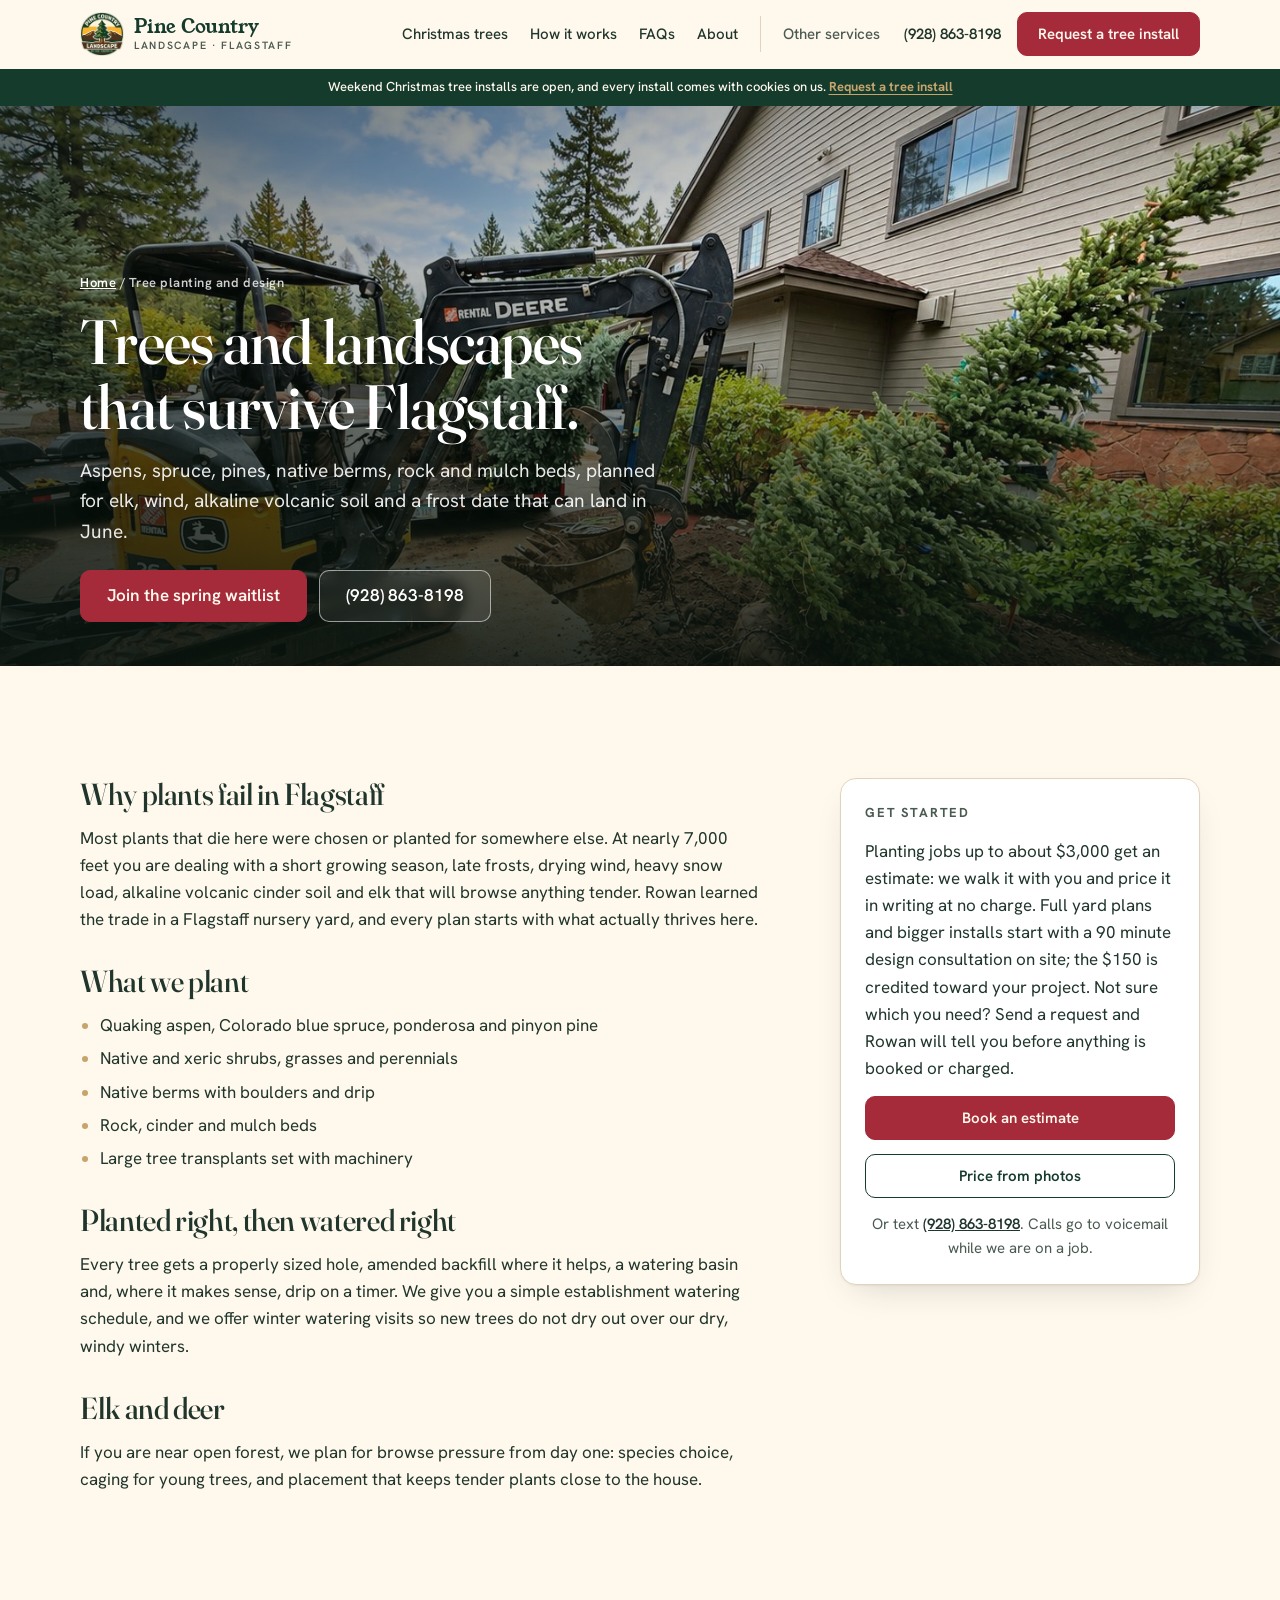
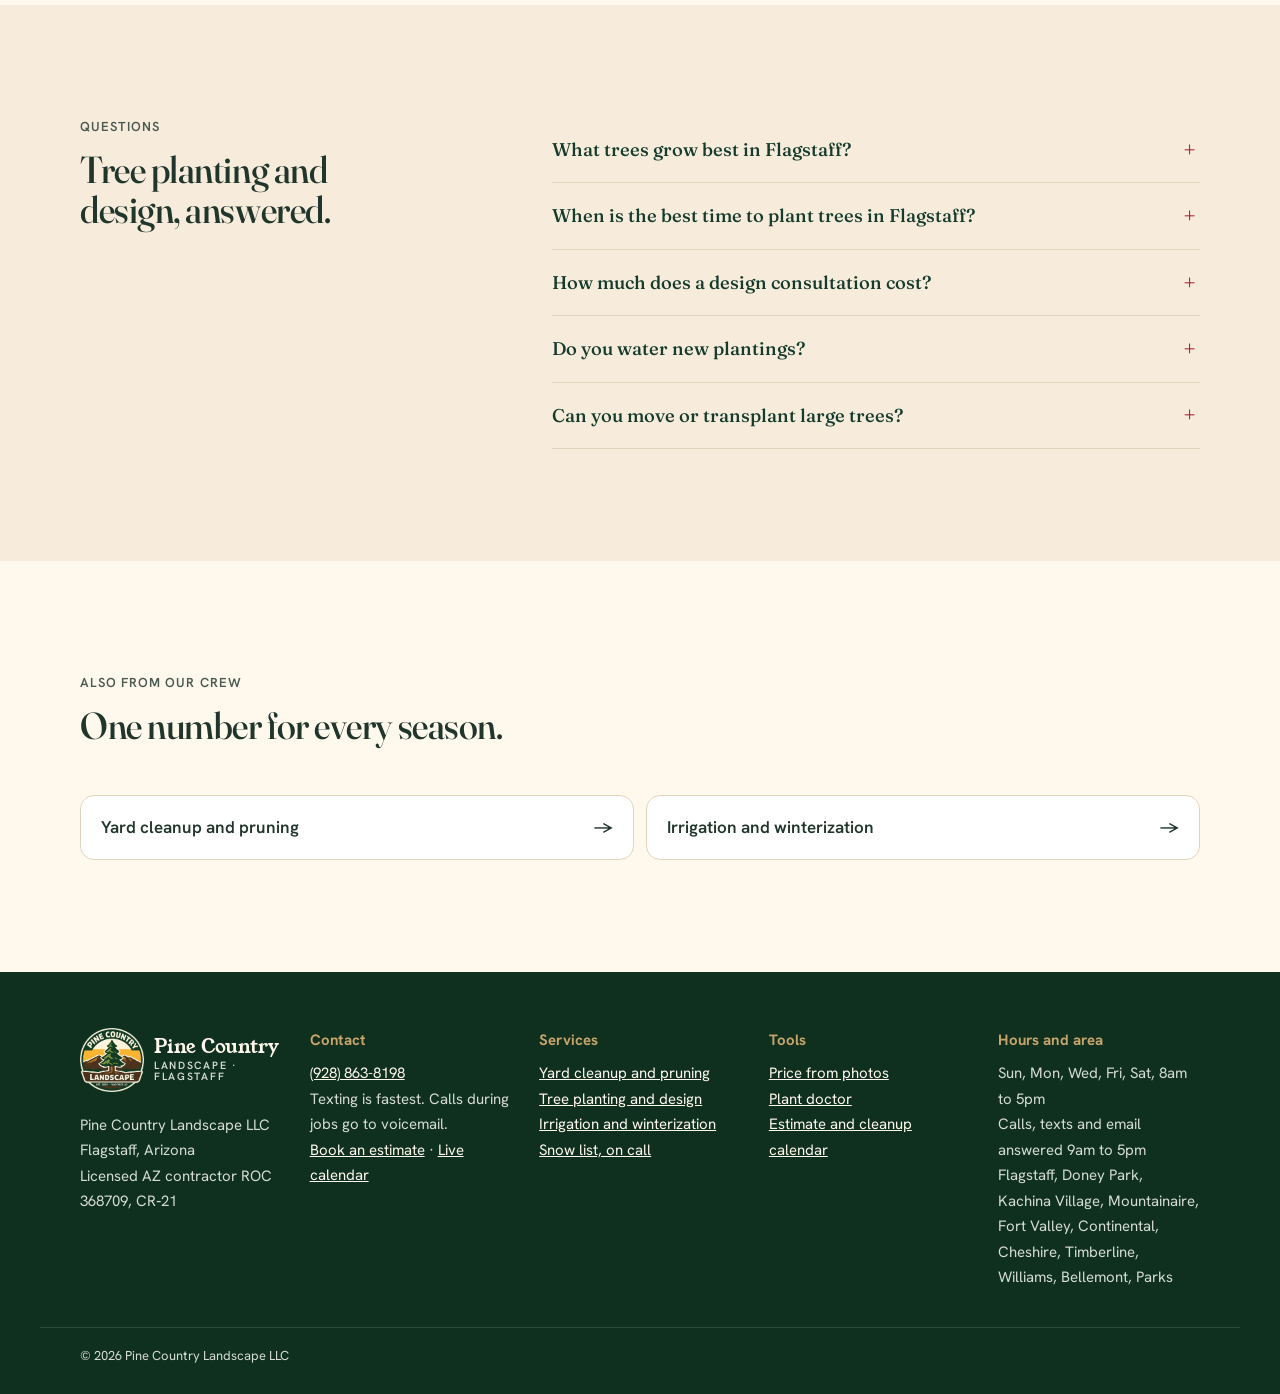
<file: tree-planting-flagstaff/index.html>
<!doctype html>
<html lang="en" class="xmas">
<head>
<meta charset="utf-8">
<meta name="viewport" content="width=device-width, initial-scale=1, viewport-fit=cover">
<title>Tree Planting &amp; Landscape Design in Flagstaff, AZ | Pine Country Landscape</title>
<meta name="description" content="Aspen, spruce and pine planting, native berms and full yard plans designed for Flagstaff&#x27;s elevation, elk and volcanic soil. Book an estimate or a design consultation.">
<link rel="canonical" href="https://pinecountrylandscape.com/tree-planting-flagstaff/">
<meta property="og:title" content="Tree Planting &amp; Landscape Design in Flagstaff, AZ | Pine Country Landscape">
<meta property="og:description" content="Aspen, spruce and pine planting, native berms and full yard plans designed for Flagstaff&#x27;s elevation, elk and volcanic soil. Book an estimate or a design consultation.">
<meta property="og:image" content="https://pinecountrylandscape.com/img/spruce-transplant.jpg">
<meta property="og:url" content="https://pinecountrylandscape.com/tree-planting-flagstaff/">
<meta property="og:type" content="website">
<meta property="og:site_name" content="Pine Country Landscape">
<meta property="og:locale" content="en_US">
<meta name="twitter:card" content="summary_large_image">
<meta name="theme-color" content="#1c3328">
<link rel="icon" href="/img/favicon-32.png" type="image/png" sizes="32x32">
<link rel="apple-touch-icon" href="/img/apple-touch-icon.png">
<link rel="preconnect" href="https://fonts.googleapis.com">
<link rel="preconnect" href="https://fonts.gstatic.com" crossorigin>
<link rel="stylesheet" href="https://fonts.googleapis.com/css2?family=Fraunces:opsz,wght@9..144,400;9..144,500;9..144,600&family=Hanken+Grotesk:wght@400;500;600;700&family=Young+Serif&display=swap">
<link rel="stylesheet" href="/styles.css?v=20261123a">
<link rel="stylesheet" href="/christmas.css?v=20261123a">
<script type="application/ld+json">{"@context": "https://schema.org", "@type": "Service", "name": "Tree planting and landscape design in Flagstaff", "serviceType": "Tree planting and landscape design", "url": "https://pinecountrylandscape.com/tree-planting-flagstaff/", "description": "Aspen, spruce and pine planting, native berms and full yard plans designed for Flagstaff elevation, elk and volcanic soil. Design consultation $150, credited toward your project.", "provider": {"@type": "LandscapingBusiness", "@id": "https://pinecountrylandscape.com/#business", "name": "Pine Country Landscape", "url": "https://pinecountrylandscape.com/", "telephone": "+1-928-863-8198"}, "areaServed": [{"@type": "Place", "name": "Flagstaff, AZ"}, {"@type": "Place", "name": "Doney Park, AZ"}, {"@type": "Place", "name": "Kachina Village, AZ"}, {"@type": "Place", "name": "Mountainaire, AZ"}, {"@type": "Place", "name": "Fort Valley, AZ"}, {"@type": "Place", "name": "Continental, AZ"}, {"@type": "Place", "name": "Cheshire, AZ"}, {"@type": "Place", "name": "Timberline, AZ"}, {"@type": "Place", "name": "Williams, AZ"}, {"@type": "Place", "name": "Bellemont, AZ"}, {"@type": "Place", "name": "Parks, AZ"}], "hoursAvailable": [{"@type": "OpeningHoursSpecification", "dayOfWeek": ["Sunday", "Monday", "Wednesday", "Friday", "Saturday"], "opens": "08:00", "closes": "17:00"}], "offers": [{"@type": "Offer", "itemOffered": {"@type": "Service", "name": "Landscape design consultation", "description": "90 minute on site design consultation for trees, beds and full yard plans. Fee is credited toward your project.", "url": "https://pinecountrylandscape.com/tree-planting-flagstaff/"}, "priceCurrency": "USD", "price": "150"}, {"@type": "Offer", "itemOffered": {"@type": "Service", "name": "Tree and shrub planting", "description": "Aspen, spruce, pine, native shrubs and berms planned for Flagstaff elevation, elk and volcanic soil. Priced by written proposal.", "url": "https://pinecountrylandscape.com/tree-planting-flagstaff/"}, "priceCurrency": "USD"}]}</script>
<script type="application/ld+json">{"@context": "https://schema.org", "@type": "FAQPage", "mainEntity": [{"@type": "Question", "name": "What trees grow best in Flagstaff?", "acceptedAnswer": {"@type": "Answer", "text": "Ponderosa pine, pinyon, Colorado blue spruce, quaking aspen in the right spot, and a handful of hardy ornamentals. Species choice depends on your sun, water and elk pressure, which is what the consultation is for."}}, {"@type": "Question", "name": "When is the best time to plant trees in Flagstaff?", "acceptedAnswer": {"@type": "Answer", "text": "Spring after the last hard frost and early fall are best. Fall planting gives roots time to establish before summer heat."}}, {"@type": "Question", "name": "How much does a design consultation cost?", "acceptedAnswer": {"@type": "Answer", "text": "$150 for a 90 minute on site visit, and the fee is credited toward your project if you move forward."}}, {"@type": "Question", "name": "Do you water new plantings?", "acceptedAnswer": {"@type": "Answer", "text": "Yes. We set up drip where it fits and offer winter watering visits for new trees and shrubs."}}, {"@type": "Question", "name": "Can you move or transplant large trees?", "acceptedAnswer": {"@type": "Answer", "text": "Yes. We set large balled trees with machinery when access allows."}}]}</script>
<script type="application/ld+json">{"@context": "https://schema.org", "@type": "BreadcrumbList", "itemListElement": [{"@type": "ListItem", "position": 1, "name": "Home", "item": "https://pinecountrylandscape.com/"}, {"@type": "ListItem", "position": 2, "name": "Tree planting and design", "item": "https://pinecountrylandscape.com/tree-planting-flagstaff/"}]}</script>
</head>
<body class="sub">
<a class="skip" href="#main">Skip to content</a>
<header class="site-head" id="site-head">
  <div class="wrap head-in">
    <a class="brand" href="/" aria-label="Pine Country Landscape home">
      <img class="brand-mark" src="/img/logo-badge.png" alt="" width="44" height="44">
      <span class="brand-name">Pine Country<small>Landscape &middot; Flagstaff</small></span>
    </a>
    <nav class="nav" aria-label="Main">
      <a href="/#trees">Christmas trees</a>
      <a href="/#how">How it works</a>
      <a href="/#faq">FAQs</a>
      <a href="/#about">About</a>
      <a class="nav-quiet" href="/#holiday">Other services</a>
    </nav>
    <div class="head-cta">
      <a class="phone" href="tel:+19288638198" data-phone>(928) 863-8198</a>
      <a class="btn btn-gold" href="/#inquiry" data-track="cta_click" data-label="header_sub">Request a tree install</a>
    </div>
  </div>
</header>

<div class="season-bar" data-season hidden></div>

<main id="main">
<section class="sub-hero">
  <img class="sub-hero-img" src="/img/spruce-transplant.jpg" srcset="/img/spruce-transplant-sm.jpg 760w, /img/spruce-transplant.jpg 1448w" sizes="100vw" width="1448" height="1086" fetchpriority="high" alt="Mini excavator setting a large balled blue spruce beside a two story home">
  <div class="hero-shade" aria-hidden="true"></div>
  <div class="wrap sub-hero-in">
    <nav class="crumbs" aria-label="Breadcrumb"><a href="/">Home</a> <span aria-hidden="true">/</span> Tree planting and design</nav>
    <h1>Trees and landscapes that survive Flagstaff.</h1>
    <p class="hero-sub">Aspens, spruce, pines, native berms, rock and mulch beds, planned for elk, wind, alkaline volcanic soil and a frost date that can land in June.</p>
    <div class="hero-actions"><a class="btn btn-gold btn-lg" href="/?pick=waitlist#inquiry" data-track="cta_click" data-label="sub_hero">Join the spring waitlist</a><a class="btn btn-ghost btn-lg" href="tel:+19288638198" data-phone>(928) 863-8198</a></div>
  </div>
</section>
<section class="section">
  <div class="wrap sub-grid">
    <article class="prose">
<h2>Why plants fail in Flagstaff</h2>
<p>Most plants that die here were chosen or planted for somewhere else. At nearly 7,000 feet you are dealing with a short growing season, late frosts, drying wind, heavy snow load, alkaline volcanic cinder soil and elk that will browse anything tender. Rowan learned the trade in a Flagstaff nursery yard, and every plan starts with what actually thrives here.</p>
<h2>What we plant</h2>
<ul><li>Quaking aspen, Colorado blue spruce, ponderosa and pinyon pine</li><li>Native and xeric shrubs, grasses and perennials</li><li>Native berms with boulders and drip</li><li>Rock, cinder and mulch beds</li><li>Large tree transplants set with machinery</li></ul>
<h2>Planted right, then watered right</h2>
<p>Every tree gets a properly sized hole, amended backfill where it helps, a watering basin and, where it makes sense, drip on a timer. We give you a simple establishment watering schedule, and we offer winter watering visits so new trees do not dry out over our dry, windy winters.</p>
<h2>Elk and deer</h2>
<p>If you are near open forest, we plan for browse pressure from day one: species choice, caging for young trees, and placement that keeps tender plants close to the house.</p>

    </article>
    <aside class="sub-card card"><p class="svc-kicker">Get started</p><p>Planting jobs up to about $3,000 get an estimate: we walk it with you and price it in writing at no charge. Full yard plans and bigger installs start with a 90 minute design consultation on site; the $150 is credited toward your project. Not sure which you need? Send a request and Rowan will tell you before anything is booked or charged.</p><a class="btn btn-gold btn-block" href="/?pick=waitlist#inquiry" data-track="cta_click" data-label="sub_card">Book an estimate</a><a class="btn btn-line btn-block" href="/price-from-photos/">Price from photos</a><p class="sub-call">Or text <a href="tel:+19288638198" data-phone>(928) 863-8198</a>. Calls go to voicemail while we are on a job.</p></aside>
  </div>
</section>
<section class="section section-tint">
  <div class="wrap faq-wrap">
    <div class="sec-head"><p class="eyebrow">Questions</p><h2>Tree planting and design, answered.</h2></div>
    <div class="faq"><details><summary>What trees grow best in Flagstaff?</summary><p>Ponderosa pine, pinyon, Colorado blue spruce, quaking aspen in the right spot, and a handful of hardy ornamentals. Species choice depends on your sun, water and elk pressure, which is what the consultation is for.</p></details><details><summary>When is the best time to plant trees in Flagstaff?</summary><p>Spring after the last hard frost and early fall are best. Fall planting gives roots time to establish before summer heat.</p></details><details><summary>How much does a design consultation cost?</summary><p>$150 for a 90 minute on site visit, and the fee is credited toward your project if you move forward.</p></details><details><summary>Do you water new plantings?</summary><p>Yes. We set up drip where it fits and offer winter watering visits for new trees and shrubs.</p></details><details><summary>Can you move or transplant large trees?</summary><p>Yes. We set large balled trees with machinery when access allows.</p></details></div>
  </div>
</section>
<section class="section">
  <div class="wrap">
    <div class="sec-head"><p class="eyebrow">Also from our crew</p><h2>One number for every season.</h2></div>
    <div class="rel-list"><a class="rel" href="/yard-cleanup-flagstaff/">Yard cleanup and pruning <span aria-hidden="true">&rarr;</span></a><a class="rel" href="/irrigation-flagstaff/">Irrigation and winterization <span aria-hidden="true">&rarr;</span></a></div>
  </div>
</section>
</main>

<footer class="foot">
  <div class="wrap foot-in">
    <div>
      <a class="brand brand-foot" href="/"><img class="brand-mark" src="/img/logo-badge.png" alt="" width="44" height="44"><span class="brand-name">Pine Country<small>Landscape &middot; Flagstaff</small></span></a>
      <p class="foot-note">Pine Country Landscape LLC<br>Flagstaff, Arizona<br><span data-roc-badge hidden>Licensed AZ contractor <span data-roc-number></span>, CR&#8209;21</span></p>
    </div>
    <div>
      <p class="foot-h">Contact</p>
      <p><a href="tel:+19288638198" data-phone data-track="call_click" data-label="footer">(928) 863-8198</a><br>Texting is fastest. Calls during jobs go to voicemail.<br><a href="/?pick=waitlist#inquiry" data-track="cta_click" data-label="footer">Book an estimate</a> &middot; <a href="/#book">Live calendar</a></p>
    </div>
    <div>
      <p class="foot-h">Services</p>
      <p><a href="/yard-cleanup-flagstaff/">Yard cleanup and pruning</a><br><a href="/tree-planting-flagstaff/">Tree planting and design</a><br><a href="/irrigation-flagstaff/">Irrigation and winterization</a><br><a href="/snow-removal-flagstaff/">Snow list, on call</a></p>
    </div>
    <div>
      <p class="foot-h">Tools</p>
      <p><a href="/price-from-photos/">Price from photos</a><br><a href="/plant-doctor/">Plant doctor</a><br><a href="/#book">Estimate and cleanup calendar</a></p>
    </div>
    <div>
      <p class="foot-h">Hours and area</p>
      <p>Sun, Mon, Wed, Fri, Sat, 8am to 5pm<br>Calls, texts and email answered 9am to 5pm<br>Flagstaff, Doney Park, Kachina Village, Mountainaire, Fort Valley, Continental, Cheshire, Timberline, Williams, Bellemont, Parks</p>
    </div>
  </div>
  <div class="wrap foot-base">&copy; <span id="yr">2026</span> Pine Country Landscape LLC</div>
</footer>
<nav class="action-bar" aria-label="Quick actions">
  <a data-sms href="sms:+19288638198" data-track="text_click" data-label="action_bar">Text us</a>
  <a class="ab-main" href="/?pick=waitlist#inquiry" data-track="cta_click" data-label="action_bar">Join the waitlist</a>
  <a href="tel:+19288638198" data-track="call_click" data-label="action_bar">Call</a>
</nav>

<script src="/config.js?v=20261123a"></script>
<script src="/app.js?v=20261123a"></script>
</body>
</html>
</file>
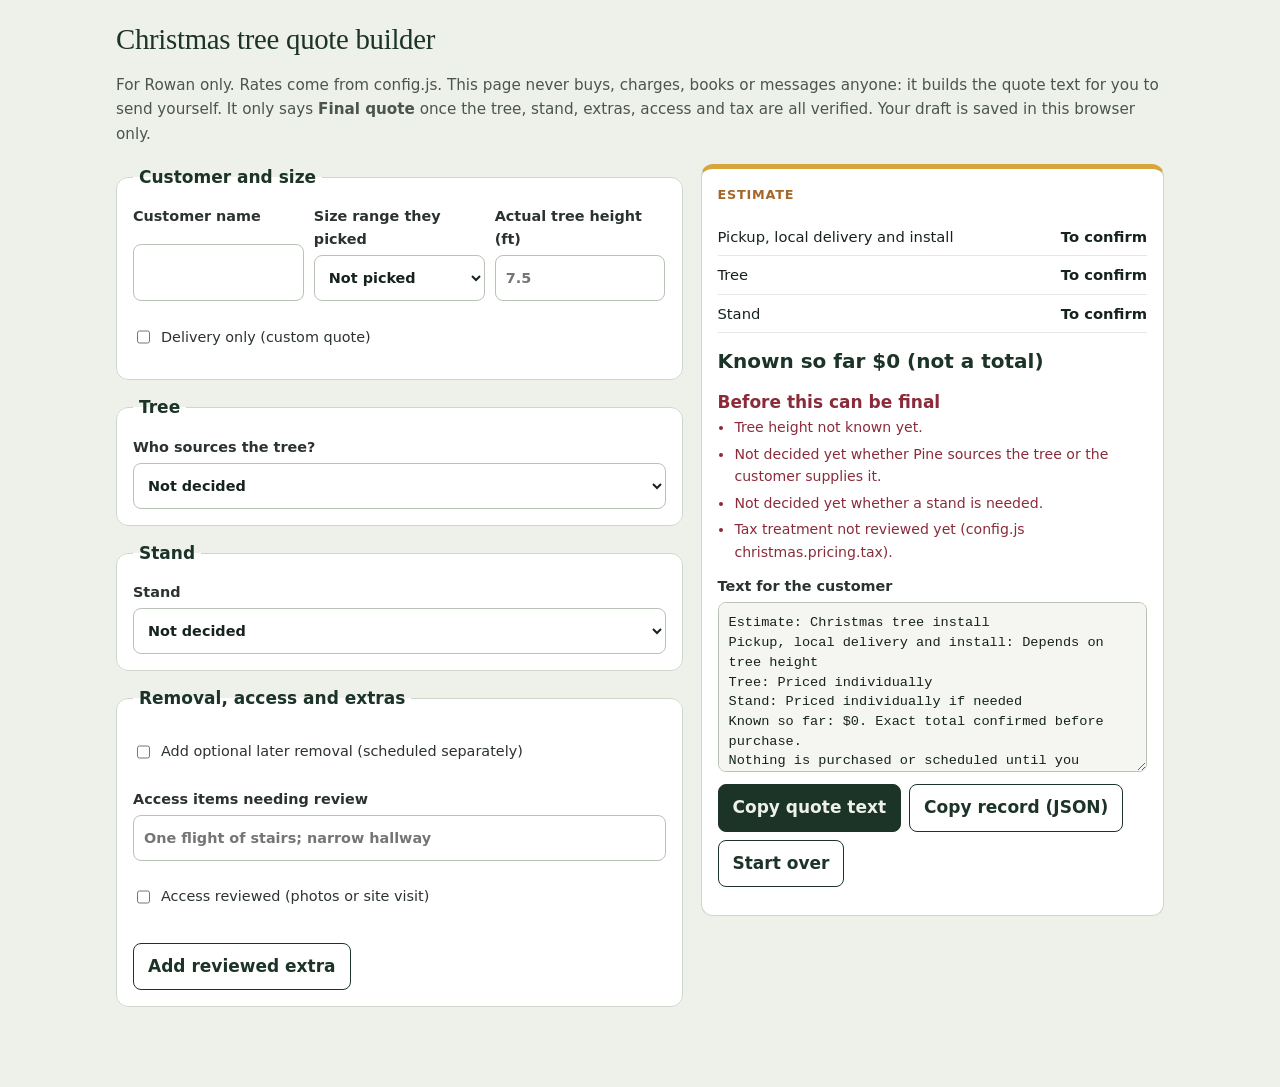
<file: tree-quote/index.html>
<!doctype html>
<html lang="en">
<head>
<meta charset="utf-8">
<meta name="viewport" content="width=device-width, initial-scale=1, viewport-fit=cover">
<title>Tree Quote Builder | Pine Country Landscape</title>
<meta name="robots" content="noindex, nofollow">
<meta name="theme-color" content="#1c3328">
<link rel="icon" href="/img/favicon-32.png" type="image/png" sizes="32x32">
<link rel="stylesheet" href="/styles.css?v=20261124a">
<style>
  body { background: #eef1ea; }
  .tq { max-width: 1080px; margin: 0 auto; padding: 24px 16px 80px; display: grid; gap: 18px; }
  .tq h1 { font-size: 1.8rem; color: #1c3328; margin: 0; }
  .tq-note { color: #4a554e; font-size: .95rem; margin: 0; }
  .tq-grid { display: grid; grid-template-columns: 1.1fr .9fr; gap: 18px; align-items: start; }
  @media (max-width: 860px) { .tq-grid { grid-template-columns: 1fr; } }
  .tq fieldset { border: 1px solid #cfd6cc; border-radius: 12px; background: #fff; padding: 14px 16px 16px; margin: 0; display: grid; gap: 10px; }
  .tq legend { font-weight: 700; color: #1c3328; padding: 0 6px; }
  .tq label { display: grid; gap: 4px; font-size: .9rem; font-weight: 600; color: #2b332e; }
  .tq .row { display: grid; grid-template-columns: repeat(auto-fit, minmax(150px, 1fr)); gap: 10px; }
  .tq input, .tq select { font: inherit; padding: 9px 10px; border: 1.5px solid #b9c2b6; border-radius: 8px; background: #fff; width: 100%; box-sizing: border-box; }
  .tq .chk { display: flex; gap: 8px; align-items: center; font-weight: 500; }
  .tq .chk input { width: auto; }
  .tq [data-if] { display: grid; gap: 10px; }
  .tq .x-row { display: grid; grid-template-columns: 1fr 110px auto auto; gap: 8px; align-items: center; }
  .tq button { font: inherit; font-weight: 600; padding: 9px 14px; border-radius: 8px; border: 1.5px solid #1c3328; background: #fff; color: #1c3328; cursor: pointer; }
  .tq button.pri { background: #1c3328; color: #eef1ea; }
  .tq-out { position: sticky; top: 12px; background: #fff; border: 1px solid #cfd6cc; border-top: 5px solid #d6a63a; border-radius: 12px; padding: 16px; display: grid; gap: 12px; }
  .tq-kind { font-size: .8rem; font-weight: 800; letter-spacing: .06em; text-transform: uppercase; margin: 0; }
  .tq-kind.final { color: #1f7a45; } .tq-kind.estimate { color: #a5662a; } .tq-kind.custom { color: #8a2b3a; }
  .tq-lines { list-style: none; padding: 0; margin: 0; }
  .tq-lines li { display: flex; justify-content: space-between; gap: 12px; padding: 7px 0; border-bottom: 1px solid #e3e8e0; font-size: .92rem; }
  .tq-lines b { white-space: nowrap; }
  .tq-total { font-size: 1.25rem; font-weight: 800; color: #1c3328; margin: 0; }
  .tq-gaps { margin: 0; padding-left: 1.2em; color: #8a2b3a; font-size: .88rem; display: grid; gap: 4px; }
  .tq textarea { width: 100%; min-height: 170px; font: .85rem/1.45 ui-monospace, Menlo, monospace; border: 1.5px solid #b9c2b6; border-radius: 8px; padding: 10px; box-sizing: border-box; }
  .tq-btns { display: flex; gap: 8px; flex-wrap: wrap; }
</style>
</head>
<body>
<main class="tq" id="tq">
  <h1>Christmas tree quote builder</h1>
  <p class="tq-note">For Rowan only. Rates come from config.js. This page never buys, charges, books or messages anyone: it builds the quote text for you to send yourself. It only says <b>Final quote</b> once the tree, stand, extras, access and tax are all verified. Your draft is saved in this browser only.</p>

  <div class="tq-grid">
    <form id="tq-form" autocomplete="off">
      <div style="display:grid;gap:14px">
        <fieldset><legend>Customer and size</legend>
          <div class="row">
            <label>Customer name <input name="customer"></label>
            <label>Size range they picked
              <select name="bandId" data-bands><option value="">Not picked</option></select></label>
            <label>Actual tree height (ft) <input name="heightFt" type="number" step="0.1" min="0" placeholder="7.5"></label>
          </div>
          <label class="chk"><input type="checkbox" name="deliveryOnly"> Delivery only (custom quote)</label>
        </fieldset>

        <fieldset><legend>Tree</legend>
          <label>Who sources the tree?
            <select name="sourcing"><option value="unsure">Not decided</option><option value="pine">Pine sources the customer approved tree</option><option value="customer">Customer supplies their own</option></select></label>
          <div data-if="sourcing=pine">
            <div class="row">
              <label>Supplier <input name="t_supplier" placeholder="Lot or store name"></label>
              <label>Species <input name="t_species" placeholder="Noble fir"></label>
              <label>Actual height (ft) <input name="t_heightFt" type="number" step="0.1" min="0"></label>
              <label>Customer price ($) <input name="t_price" type="number" step="0.01" min="0"></label>
            </div>
            <div class="row">
              <label>Availability <select name="t_availability"><option value="unknown">Unknown</option><option value="available">Available, checked</option><option value="unavailable">Not available</option></select></label>
              <label>Verified at <input name="t_verifiedAt" type="datetime-local"></label>
            </div>
            <div class="tq-btns"><button type="button" data-now="t_verifiedAt">Verified just now</button></div>
            <label class="chk"><input type="checkbox" name="t_customerApproved"> Customer approved this exact tree and price (no substitutions without approval)</label>
          </div>
          <div data-if="sourcing=customer">
            <label>Pickup needed?
              <select name="pickupNeeded"><option value="">Not checked yet</option><option value="yes">Yes, we pick it up</option><option value="no">No, tree is already on site</option></select></label>
          </div>
        </fieldset>

        <fieldset><legend>Stand</legend>
          <label>Stand <select name="s_mode"><option value="unsure">Not decided</option><option value="pine">Pine provides a stand</option><option value="customer">Customer's own stand</option></select></label>
          <div data-if="s_mode=pine">
            <div class="row">
              <label>Stand model <input name="s_model"></label>
              <label>Customer price ($) <input name="s_price" type="number" step="0.01" min="0"></label>
              <label>Availability <select name="s_availability"><option value="unknown">Unknown</option><option value="available">Available, checked</option><option value="unavailable">Not available</option></select></label>
              <label>Verified at <input name="s_verifiedAt" type="datetime-local"></label>
            </div>
            <div class="tq-btns"><button type="button" data-now="s_verifiedAt">Verified just now</button></div>
          </div>
          <div data-if="s_mode=customer">
            <label class="chk"><input type="checkbox" name="s_okHeight"> Rated for this tree height</label>
            <label class="chk"><input type="checkbox" name="s_okTrunk"> Fits the trunk diameter</label>
            <label class="chk"><input type="checkbox" name="s_okSpec"> Within the stand maker's specs</label>
            <label class="chk"><input type="checkbox" name="s_bad"> Checked and NOT suitable (quote a stand instead)</label>
            <label>Stand notes <input name="s_notes" placeholder="Model, max trunk size..."></label>
          </div>
        </fieldset>

        <fieldset><legend>Removal, access and extras</legend>
          <label class="chk"><input type="checkbox" name="removal"> Add optional later removal (scheduled separately)</label>
          <label>Access items needing review <input name="accessFlags" placeholder="One flight of stairs; narrow hallway"></label>
          <label class="chk"><input type="checkbox" name="accessReviewed"> Access reviewed (photos or site visit)</label>
          <div style="display:grid;gap:8px" data-extras></div>
          <div class="tq-btns"><button type="button" data-add-extra>Add reviewed extra</button></div>
        </fieldset>
      </div>
    </form>

    <aside class="tq-out" aria-live="polite">
      <p class="tq-kind" data-kind></p>
      <ul class="tq-lines" data-lines></ul>
      <p class="tq-total" data-total></p>
      <div data-gaps-wrap><p style="margin:0;font-weight:700;color:#8a2b3a">Before this can be final</p><ul class="tq-gaps" data-gaps></ul></div>
      <label style="font-weight:700">Text for the customer <textarea readonly data-text></textarea></label>
      <div class="tq-btns">
        <button type="button" class="pri" data-copy="text">Copy quote text</button>
        <button type="button" data-copy="record">Copy record (JSON)</button>
        <button type="button" data-reset>Start over</button>
      </div>
      <p class="tq-note" data-copied></p>
    </aside>
  </div>
</main>
<script src="/config.js?v=20261124a"></script>
<script src="/pricing.js?v=20261124a"></script>
<script src="/tree-quote/tree-quote.js?v=20261124a"></script>
</body>
</html>
</file>
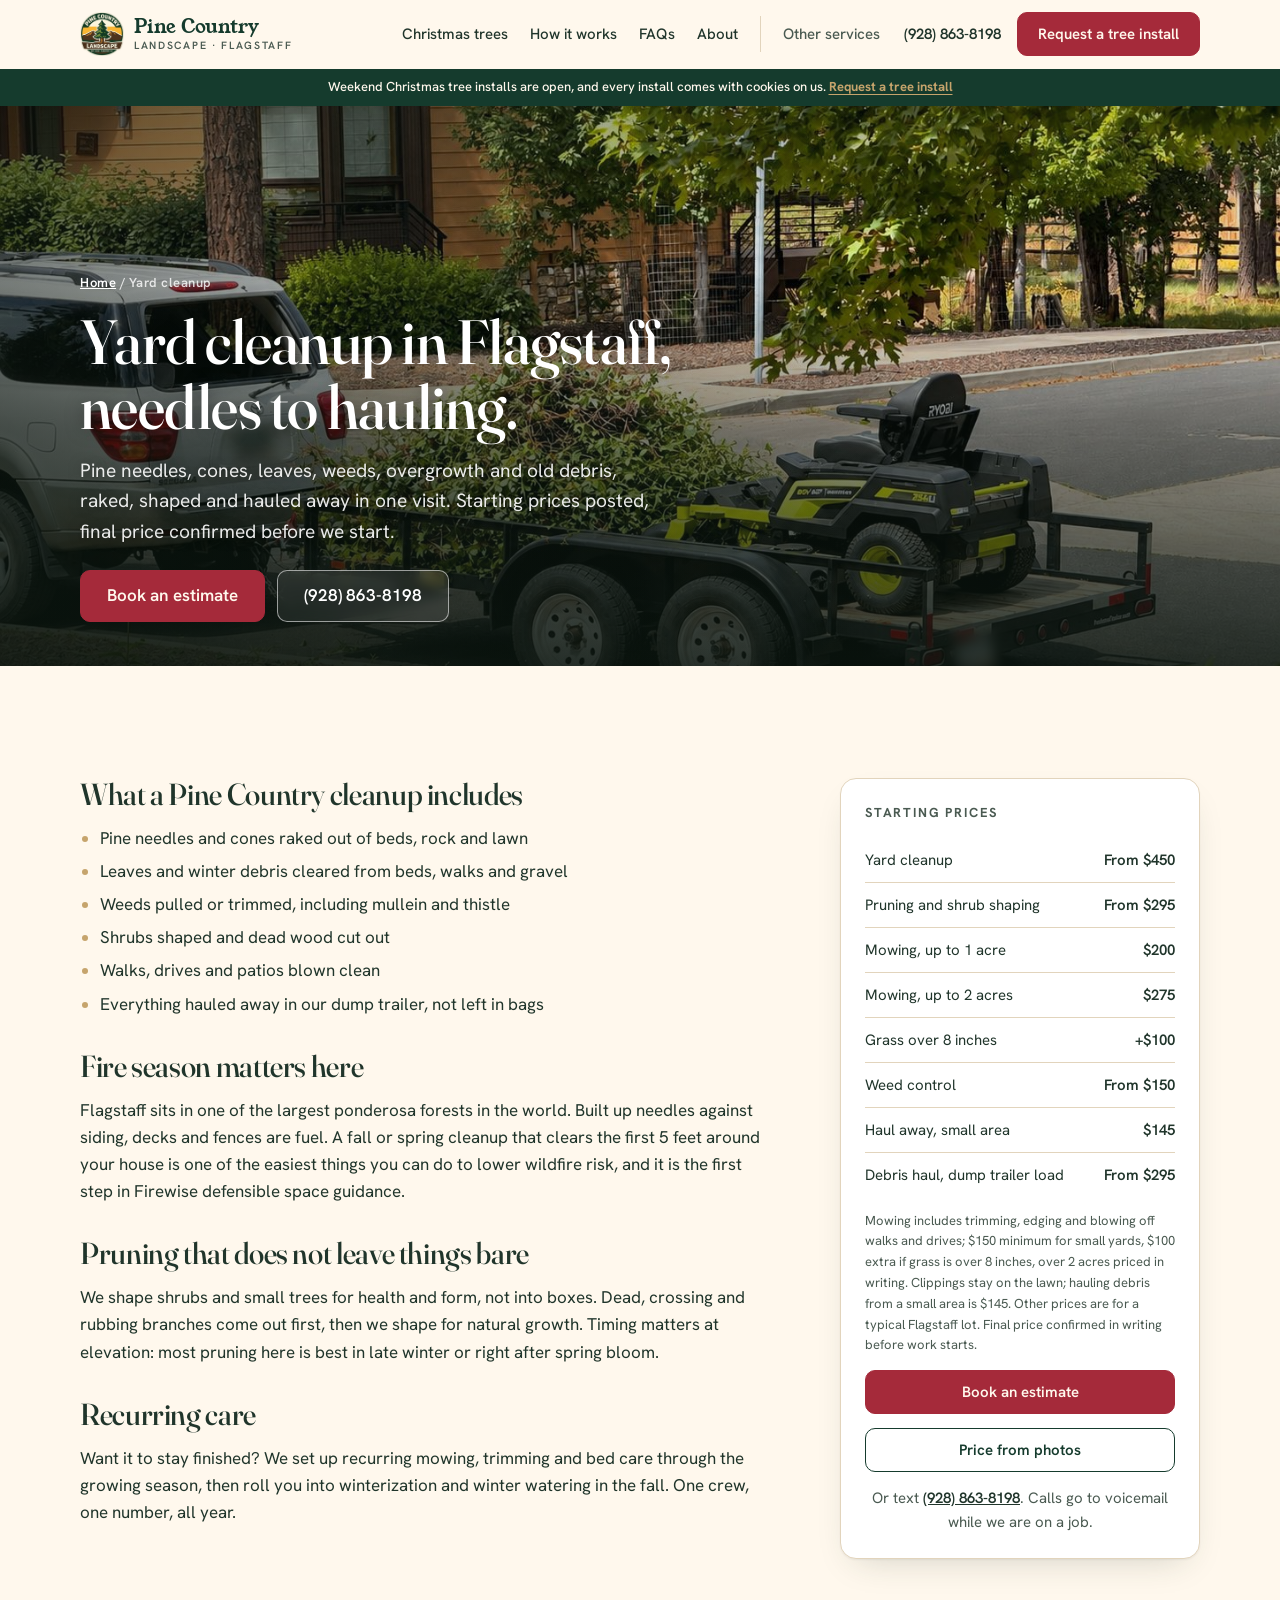
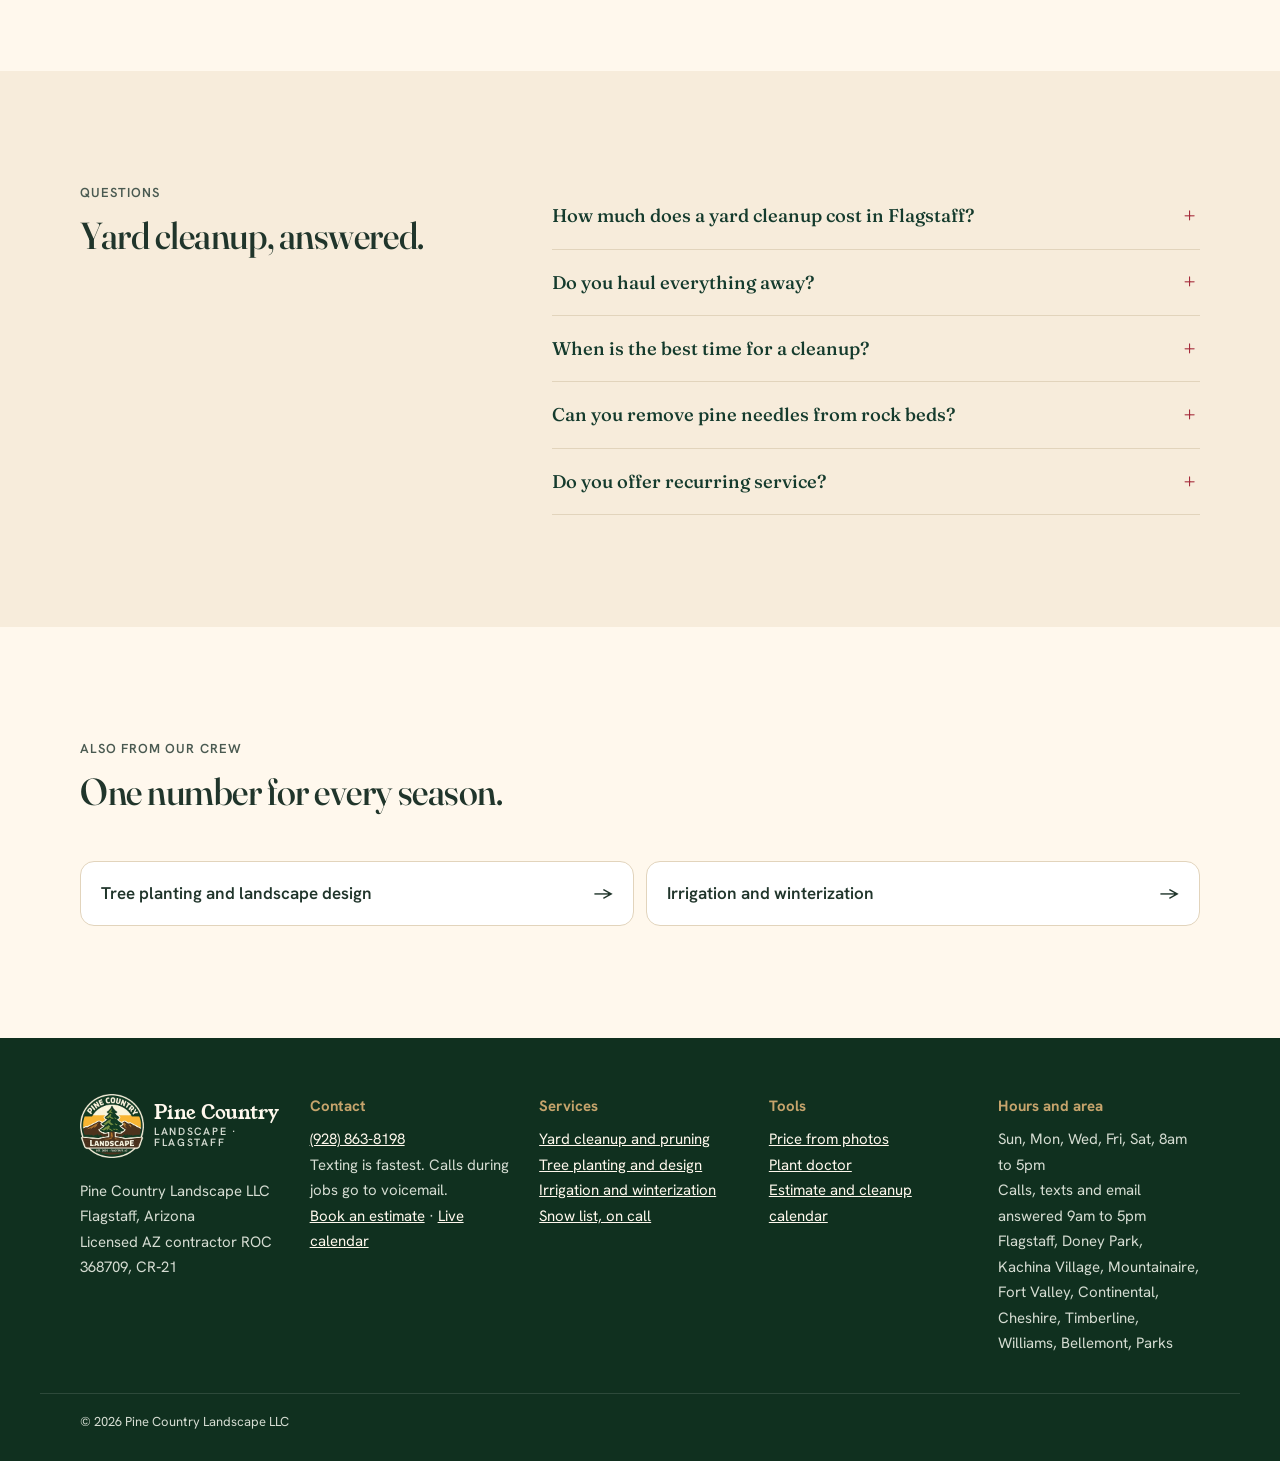
<file: yard-cleanup-flagstaff/index.html>
<!doctype html>
<html lang="en" class="xmas">
<head>
<meta charset="utf-8">
<meta name="viewport" content="width=device-width, initial-scale=1, viewport-fit=cover">
<title>Yard Cleanup &amp; Pine Needle Removal in Flagstaff, AZ | Pine Country Landscape</title>
<meta name="description" content="Pine needle and cone cleanup, leaf removal, pruning, weed control, mowing and debris haul in Flagstaff. Starting at $450. Book online.">
<link rel="canonical" href="https://pinecountrylandscape.com/yard-cleanup-flagstaff/">
<meta property="og:title" content="Yard Cleanup &amp; Pine Needle Removal in Flagstaff, AZ | Pine Country Landscape">
<meta property="og:description" content="Pine needle and cone cleanup, leaf removal, pruning, weed control, mowing and debris haul in Flagstaff. Starting at $450. Book online.">
<meta property="og:image" content="https://pinecountrylandscape.com/img/debris-haul.jpg">
<meta property="og:url" content="https://pinecountrylandscape.com/yard-cleanup-flagstaff/">
<meta property="og:type" content="website">
<meta property="og:site_name" content="Pine Country Landscape">
<meta property="og:locale" content="en_US">
<meta name="twitter:card" content="summary_large_image">
<meta name="theme-color" content="#1c3328">
<link rel="icon" href="/img/favicon-32.png" type="image/png" sizes="32x32">
<link rel="apple-touch-icon" href="/img/apple-touch-icon.png">
<link rel="preconnect" href="https://fonts.googleapis.com">
<link rel="preconnect" href="https://fonts.gstatic.com" crossorigin>
<link rel="stylesheet" href="https://fonts.googleapis.com/css2?family=Fraunces:opsz,wght@9..144,400;9..144,500;9..144,600&family=Hanken+Grotesk:wght@400;500;600;700&family=Young+Serif&display=swap">
<link rel="stylesheet" href="/styles.css?v=20261123a">
<link rel="stylesheet" href="/christmas.css?v=20261123a">
<script type="application/ld+json">{"@context": "https://schema.org", "@type": "Service", "name": "Yard cleanup and pine needle removal in Flagstaff", "serviceType": "Yard cleanup", "url": "https://pinecountrylandscape.com/yard-cleanup-flagstaff/", "description": "Pine needle and cone cleanup, leaf removal, pruning, weed control, mowing and debris haul in Flagstaff, AZ. Yard cleanups start at $450 for a typical lot, hauling included.", "provider": {"@type": "LandscapingBusiness", "@id": "https://pinecountrylandscape.com/#business", "name": "Pine Country Landscape", "url": "https://pinecountrylandscape.com/", "telephone": "+1-928-863-8198"}, "areaServed": [{"@type": "Place", "name": "Flagstaff, AZ"}, {"@type": "Place", "name": "Doney Park, AZ"}, {"@type": "Place", "name": "Kachina Village, AZ"}, {"@type": "Place", "name": "Mountainaire, AZ"}, {"@type": "Place", "name": "Fort Valley, AZ"}, {"@type": "Place", "name": "Continental, AZ"}, {"@type": "Place", "name": "Cheshire, AZ"}, {"@type": "Place", "name": "Timberline, AZ"}, {"@type": "Place", "name": "Williams, AZ"}, {"@type": "Place", "name": "Bellemont, AZ"}, {"@type": "Place", "name": "Parks, AZ"}], "hoursAvailable": [{"@type": "OpeningHoursSpecification", "dayOfWeek": ["Sunday", "Monday", "Wednesday", "Friday", "Saturday"], "opens": "08:00", "closes": "17:00"}], "offers": [{"@type": "Offer", "itemOffered": {"@type": "Service", "name": "Yard cleanup and pine needle removal", "description": "Pine needles, cones, leaves, weeds and debris raked, cleared and hauled away. Typical Flagstaff lot.", "url": "https://pinecountrylandscape.com/yard-cleanup-flagstaff/"}, "priceCurrency": "USD", "priceSpecification": {"@type": "PriceSpecification", "minPrice": "450", "priceCurrency": "USD"}}, {"@type": "Offer", "itemOffered": {"@type": "Service", "name": "Pruning and shrub shaping", "description": "Shrubs, small trees and hedges shaped for health and form.", "url": "https://pinecountrylandscape.com/yard-cleanup-flagstaff/"}, "priceCurrency": "USD", "priceSpecification": {"@type": "PriceSpecification", "minPrice": "295", "priceCurrency": "USD"}}, {"@type": "Offer", "itemOffered": {"@type": "Service", "name": "Small area haul away", "description": "Clippings or debris from a small area that can be reasonably collected, loaded and hauled away.", "url": "https://pinecountrylandscape.com/yard-cleanup-flagstaff/"}, "priceCurrency": "USD", "price": "145"}, {"@type": "Offer", "itemOffered": {"@type": "Service", "name": "Tall grass add on (grass over 8 inches)", "description": "Added to the mowing price when grass is over 8 inches tall.", "url": "https://pinecountrylandscape.com/yard-cleanup-flagstaff/"}, "priceCurrency": "USD", "price": "100"}, {"@type": "Offer", "itemOffered": {"@type": "Service", "name": "Mowing, up to 1 acre", "description": "Each visit includes mowing, trimming, edging and blowing off walks and drives. $150 minimum for small yards.", "url": "https://pinecountrylandscape.com/yard-cleanup-flagstaff/"}, "priceCurrency": "USD", "priceSpecification": {"@type": "PriceSpecification", "minPrice": "150", "maxPrice": "200", "priceCurrency": "USD"}}, {"@type": "Offer", "itemOffered": {"@type": "Service", "name": "Mowing, up to 2 acres", "description": "Each visit includes mowing, trimming, edging and blowing off walks and drives.", "url": "https://pinecountrylandscape.com/yard-cleanup-flagstaff/"}, "priceCurrency": "USD", "price": "275"}, {"@type": "Offer", "itemOffered": {"@type": "Service", "name": "Weed control", "description": "Weeds pulled or trimmed, including mullein and thistle.", "url": "https://pinecountrylandscape.com/yard-cleanup-flagstaff/"}, "priceCurrency": "USD", "priceSpecification": {"@type": "PriceSpecification", "minPrice": "150", "priceCurrency": "USD"}}, {"@type": "Offer", "itemOffered": {"@type": "Service", "name": "Debris haul, dump trailer load", "description": "Yard debris and junk loaded and hauled away.", "url": "https://pinecountrylandscape.com/yard-cleanup-flagstaff/"}, "priceCurrency": "USD", "priceSpecification": {"@type": "PriceSpecification", "minPrice": "295", "priceCurrency": "USD"}}]}</script>
<script type="application/ld+json">{"@context": "https://schema.org", "@type": "FAQPage", "mainEntity": [{"@type": "Question", "name": "How much does a yard cleanup cost in Flagstaff?", "acceptedAnswer": {"@type": "Answer", "text": "Most cleanups start at $450 for a typical Flagstaff lot, including hauling. Heavy needle buildup, large lots or overgrown properties are quoted after a quick look, and the price is confirmed with you before we start."}}, {"@type": "Question", "name": "Do you haul everything away?", "acceptedAnswer": {"@type": "Answer", "text": "Yes. Debris goes in our dump trailer and leaves with us. Nothing is left in bags at the curb."}}, {"@type": "Question", "name": "When is the best time for a cleanup?", "acceptedAnswer": {"@type": "Answer", "text": "Fall, after the ponderosas drop needles and before the first snow, and spring once the snow melts. Both are busy, so book early."}}, {"@type": "Question", "name": "Can you remove pine needles from rock beds?", "acceptedAnswer": {"@type": "Answer", "text": "Yes. We rake and blow needles out of rock and gravel without pulling the rock out with them."}}, {"@type": "Question", "name": "Do you offer recurring service?", "acceptedAnswer": {"@type": "Answer", "text": "Yes. Mowing is $200 a visit up to 1 acre and $275 up to 2 acres, with a $150 minimum for small yards and $100 extra if the grass is over 8 inches. Each visit includes mowing, trimming, edging and blowing off walks and drives. Clippings stay on the lawn; hauling away debris from a small area is $145. We can add bed care and weed control on a schedule."}}]}</script>
<script type="application/ld+json">{"@context": "https://schema.org", "@type": "BreadcrumbList", "itemListElement": [{"@type": "ListItem", "position": 1, "name": "Home", "item": "https://pinecountrylandscape.com/"}, {"@type": "ListItem", "position": 2, "name": "Yard cleanup", "item": "https://pinecountrylandscape.com/yard-cleanup-flagstaff/"}]}</script>
</head>
<body class="sub">
<a class="skip" href="#main">Skip to content</a>
<header class="site-head" id="site-head">
  <div class="wrap head-in">
    <a class="brand" href="/" aria-label="Pine Country Landscape home">
      <img class="brand-mark" src="/img/logo-badge.png" alt="" width="44" height="44">
      <span class="brand-name">Pine Country<small>Landscape &middot; Flagstaff</small></span>
    </a>
    <nav class="nav" aria-label="Main">
      <a href="/#trees">Christmas trees</a>
      <a href="/#how">How it works</a>
      <a href="/#faq">FAQs</a>
      <a href="/#about">About</a>
      <a class="nav-quiet" href="/#holiday">Other services</a>
    </nav>
    <div class="head-cta">
      <a class="phone" href="tel:+19288638198" data-phone>(928) 863-8198</a>
      <a class="btn btn-gold" href="/#inquiry" data-track="cta_click" data-label="header_sub">Request a tree install</a>
    </div>
  </div>
</header>

<div class="season-bar" data-season hidden></div>

<main id="main">
<section class="sub-hero">
  <img class="sub-hero-img" src="/img/debris-haul.jpg" srcset="/img/debris-haul-sm.jpg 760w, /img/debris-haul.jpg 1448w" sizes="100vw" width="1448" height="1086" fetchpriority="high" alt="Tandem trailer loaded with cleared brush and a zero turn mower">
  <div class="hero-shade" aria-hidden="true"></div>
  <div class="wrap sub-hero-in">
    <nav class="crumbs" aria-label="Breadcrumb"><a href="/">Home</a> <span aria-hidden="true">/</span> Yard cleanup</nav>
    <h1>Yard cleanup in Flagstaff, needles to hauling.</h1>
    <p class="hero-sub">Pine needles, cones, leaves, weeds, overgrowth and old debris, raked, shaped and hauled away in one visit. Starting prices posted, final price confirmed before we start.</p>
    <div class="hero-actions"><a class="btn btn-gold btn-lg" href="/?pick=cleanup#inquiry" data-track="cta_click" data-label="sub_hero">Book an estimate</a><a class="btn btn-ghost btn-lg" href="tel:+19288638198" data-phone>(928) 863-8198</a></div>
  </div>
</section>
<section class="section">
  <div class="wrap sub-grid">
    <article class="prose">
<h2>What a Pine Country cleanup includes</h2>
<ul><li>Pine needles and cones raked out of beds, rock and lawn</li><li>Leaves and winter debris cleared from beds, walks and gravel</li><li>Weeds pulled or trimmed, including mullein and thistle</li><li>Shrubs shaped and dead wood cut out</li><li>Walks, drives and patios blown clean</li><li>Everything hauled away in our dump trailer, not left in bags</li></ul>
<h2>Fire season matters here</h2>
<p>Flagstaff sits in one of the largest ponderosa forests in the world. Built up needles against siding, decks and fences are fuel. A fall or spring cleanup that clears the first 5 feet around your house is one of the easiest things you can do to lower wildfire risk, and it is the first step in Firewise defensible space guidance.</p>
<h2>Pruning that does not leave things bare</h2>
<p>We shape shrubs and small trees for health and form, not into boxes. Dead, crossing and rubbing branches come out first, then we shape for natural growth. Timing matters at elevation: most pruning here is best in late winter or right after spring bloom.</p>
<h2>Recurring care</h2>
<p>Want it to stay finished? We set up recurring mowing, trimming and bed care through the growing season, then roll you into winterization and winter watering in the fall. One crew, one number, all year.</p>

    </article>
    <aside class="sub-card card"><p class="svc-kicker">Starting prices</p><ul class="price-list"><li><span>Yard cleanup</span><b>From $450</b></li><li><span>Pruning and shrub shaping</span><b>From $295</b></li><li><span>Mowing, up to 1 acre</span><b>$200</b></li><li><span>Mowing, up to 2 acres</span><b>$275</b></li><li><span>Grass over 8 inches</span><b>+$100</b></li><li><span>Weed control</span><b>From $150</b></li><li><span>Haul away, small area</span><b>$145</b></li><li><span>Debris haul, dump trailer load</span><b>From $295</b></li></ul><p class="fine">Mowing includes trimming, edging and blowing off walks and drives; $150 minimum for small yards, $100 extra if grass is over 8 inches, over 2 acres priced in writing. Clippings stay on the lawn; hauling debris from a small area is $145. Other prices are for a typical Flagstaff lot. Final price confirmed in writing before work starts.</p><a class="btn btn-gold btn-block" href="/?pick=cleanup#inquiry" data-track="cta_click" data-label="sub_card">Book an estimate</a><a class="btn btn-line btn-block" href="/price-from-photos/">Price from photos</a><p class="sub-call">Or text <a href="tel:+19288638198" data-phone>(928) 863-8198</a>. Calls go to voicemail while we are on a job.</p></aside>
  </div>
</section>
<section class="section section-tint">
  <div class="wrap faq-wrap">
    <div class="sec-head"><p class="eyebrow">Questions</p><h2>Yard cleanup, answered.</h2></div>
    <div class="faq"><details><summary>How much does a yard cleanup cost in Flagstaff?</summary><p>Most cleanups start at $450 for a typical Flagstaff lot, including hauling. Heavy needle buildup, large lots or overgrown properties are quoted after a quick look, and the price is confirmed with you before we start.</p></details><details><summary>Do you haul everything away?</summary><p>Yes. Debris goes in our dump trailer and leaves with us. Nothing is left in bags at the curb.</p></details><details><summary>When is the best time for a cleanup?</summary><p>Fall, after the ponderosas drop needles and before the first snow, and spring once the snow melts. Both are busy, so book early.</p></details><details><summary>Can you remove pine needles from rock beds?</summary><p>Yes. We rake and blow needles out of rock and gravel without pulling the rock out with them.</p></details><details><summary>Do you offer recurring service?</summary><p>Yes. Mowing is $200 a visit up to 1 acre and $275 up to 2 acres, with a $150 minimum for small yards and $100 extra if the grass is over 8 inches. Each visit includes mowing, trimming, edging and blowing off walks and drives. Clippings stay on the lawn; hauling away debris from a small area is $145. We can add bed care and weed control on a schedule.</p></details></div>
  </div>
</section>
<section class="section">
  <div class="wrap">
    <div class="sec-head"><p class="eyebrow">Also from our crew</p><h2>One number for every season.</h2></div>
    <div class="rel-list"><a class="rel" href="/tree-planting-flagstaff/">Tree planting and landscape design <span aria-hidden="true">&rarr;</span></a><a class="rel" href="/irrigation-flagstaff/">Irrigation and winterization <span aria-hidden="true">&rarr;</span></a></div>
  </div>
</section>
</main>

<footer class="foot">
  <div class="wrap foot-in">
    <div>
      <a class="brand brand-foot" href="/"><img class="brand-mark" src="/img/logo-badge.png" alt="" width="44" height="44"><span class="brand-name">Pine Country<small>Landscape &middot; Flagstaff</small></span></a>
      <p class="foot-note">Pine Country Landscape LLC<br>Flagstaff, Arizona<br><span data-roc-badge hidden>Licensed AZ contractor <span data-roc-number></span>, CR&#8209;21</span></p>
    </div>
    <div>
      <p class="foot-h">Contact</p>
      <p><a href="tel:+19288638198" data-phone data-track="call_click" data-label="footer">(928) 863-8198</a><br>Texting is fastest. Calls during jobs go to voicemail.<br><a href="/?pick=cleanup#inquiry" data-track="cta_click" data-label="footer">Book an estimate</a> &middot; <a href="/#book">Live calendar</a></p>
    </div>
    <div>
      <p class="foot-h">Services</p>
      <p><a href="/yard-cleanup-flagstaff/">Yard cleanup and pruning</a><br><a href="/tree-planting-flagstaff/">Tree planting and design</a><br><a href="/irrigation-flagstaff/">Irrigation and winterization</a><br><a href="/snow-removal-flagstaff/">Snow list, on call</a></p>
    </div>
    <div>
      <p class="foot-h">Tools</p>
      <p><a href="/price-from-photos/">Price from photos</a><br><a href="/plant-doctor/">Plant doctor</a><br><a href="/#book">Estimate and cleanup calendar</a></p>
    </div>
    <div>
      <p class="foot-h">Hours and area</p>
      <p>Sun, Mon, Wed, Fri, Sat, 8am to 5pm<br>Calls, texts and email answered 9am to 5pm<br>Flagstaff, Doney Park, Kachina Village, Mountainaire, Fort Valley, Continental, Cheshire, Timberline, Williams, Bellemont, Parks</p>
    </div>
  </div>
  <div class="wrap foot-base">&copy; <span id="yr">2026</span> Pine Country Landscape LLC</div>
</footer>
<nav class="action-bar" aria-label="Quick actions">
  <a data-sms href="sms:+19288638198" data-track="text_click" data-label="action_bar">Text us</a>
  <a class="ab-main" href="/?pick=cleanup#inquiry" data-track="cta_click" data-label="action_bar">Book an estimate</a>
  <a href="tel:+19288638198" data-track="call_click" data-label="action_bar">Call</a>
</nav>

<script src="/config.js?v=20261123a"></script>
<script src="/app.js?v=20261123a"></script>
</body>
</html>
</file>
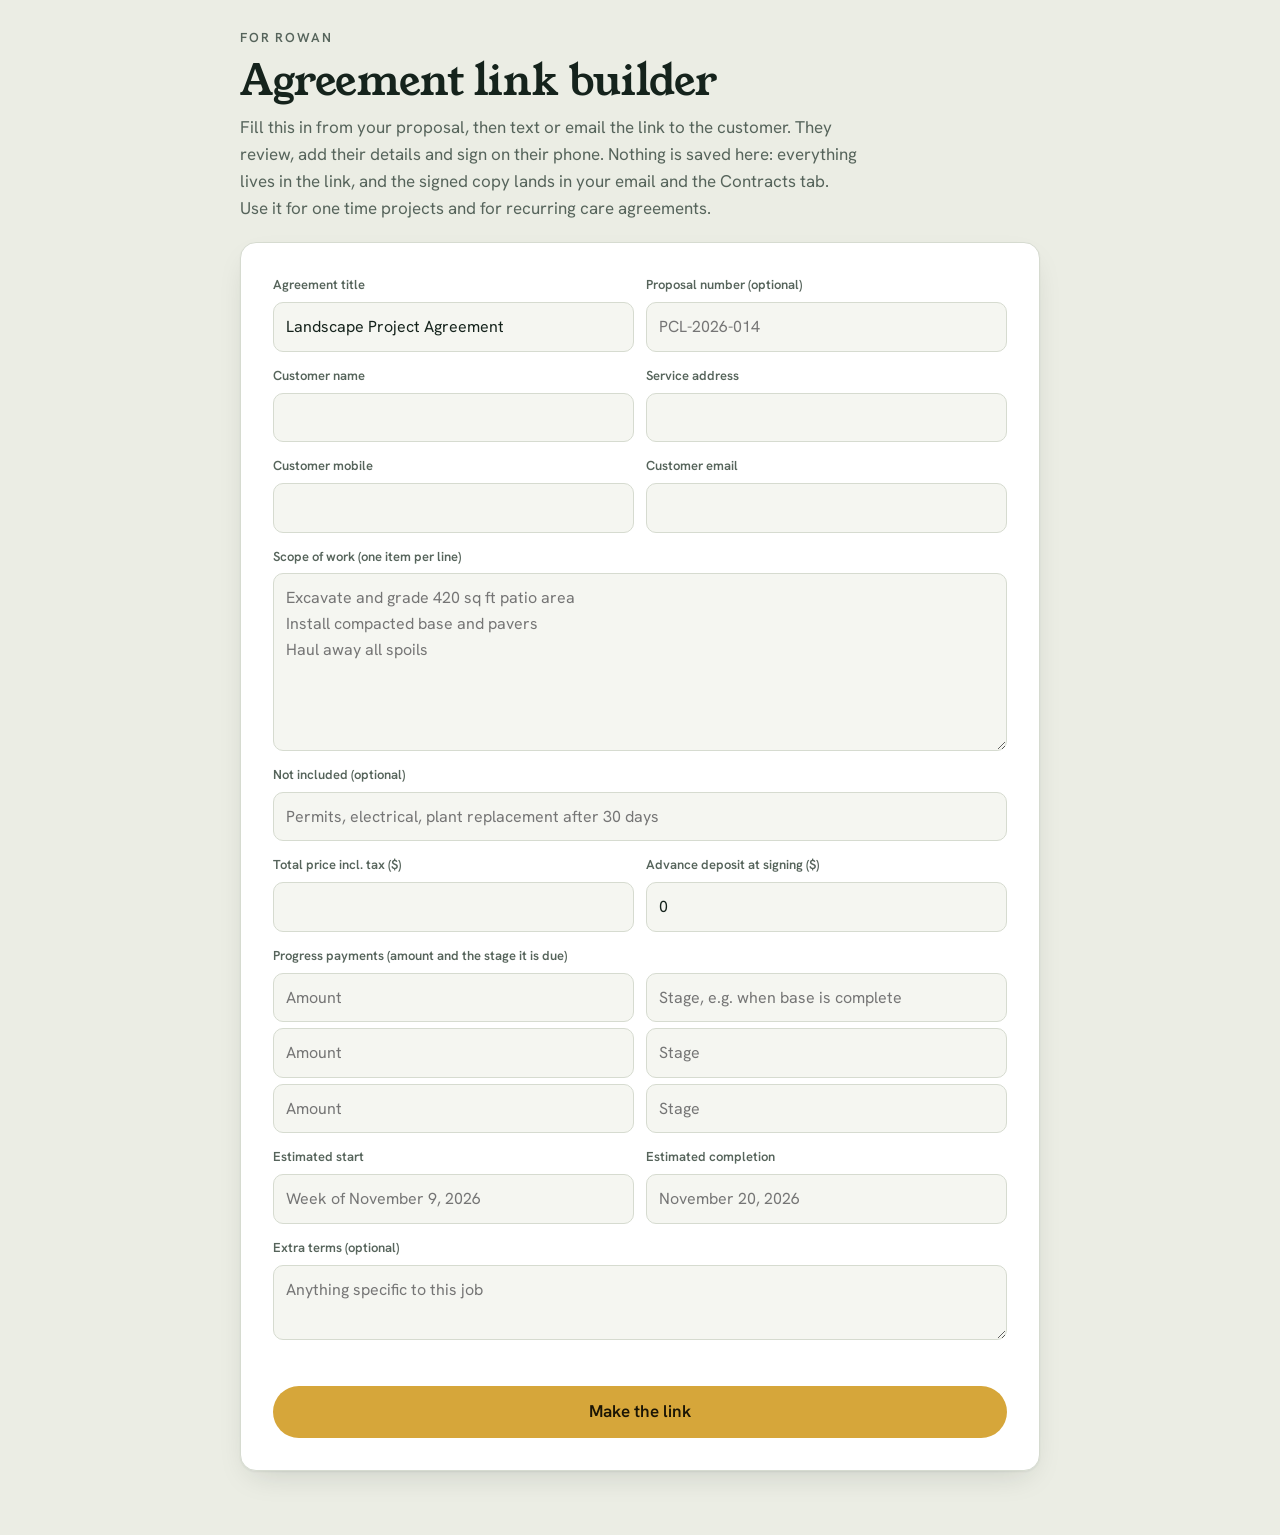
<file: contract/new/index.html>
<!doctype html>
<html lang="en">
<head>
<meta charset="utf-8">
<meta name="viewport" content="width=device-width, initial-scale=1, viewport-fit=cover">
<title>Agreement Link Builder | Pine Country Landscape</title>
<meta name="robots" content="noindex, nofollow">
<meta name="theme-color" content="#1c3328">
<link rel="icon" href="/img/favicon-32.png" type="image/png" sizes="32x32">
<link rel="preconnect" href="https://fonts.googleapis.com">
<link rel="preconnect" href="https://fonts.gstatic.com" crossorigin>
<link rel="stylesheet" href="https://fonts.googleapis.com/css2?family=Hanken+Grotesk:wght@400;500;600;700&family=Young+Serif&display=swap">
<link rel="stylesheet" href="/styles.css?v=20261122a">
<link rel="stylesheet" href="/contract/contract.css?v=20261122a">
</head>
<body class="ct-body">
<main class="wrap ct-wrap">
  <div class="ct-intro">
    <p class="eyebrow">For Rowan</p>
    <h1>Agreement link builder</h1>
    <p class="lede">Fill this in from your proposal, then text or email the link to the customer. They review, add their details and sign on their phone. Nothing is saved here: everything lives in the link, and the signed copy lands in your email and the Contracts tab. Use it for one time projects and for recurring care agreements.</p>
  </div>
  <form class="ct-sign card" id="b" novalidate>
    <div class="row2">
      <div class="field"><label for="b-title">Agreement title</label><input id="b-title" name="title" value="Landscape Project Agreement"></div>
      <div class="field"><label for="b-ref">Proposal number (optional)</label><input id="b-ref" name="ref" placeholder="PCL-2026-014"></div>
    </div>
    <div class="row2">
      <div class="field"><label for="b-name">Customer name</label><input id="b-name" name="client_name"></div>
      <div class="field"><label for="b-address">Service address</label><input id="b-address" name="client_address"></div>
    </div>
    <div class="row2">
      <div class="field"><label for="b-phone">Customer mobile</label><input id="b-phone" name="client_phone" type="tel"></div>
      <div class="field"><label for="b-email">Customer email</label><input id="b-email" name="client_email" type="email"></div>
    </div>
    <div class="field"><label for="b-scope">Scope of work (one item per line)</label><textarea id="b-scope" name="scope" rows="6" placeholder="Excavate and grade 420 sq ft patio area&#10;Install compacted base and pavers&#10;Haul away all spoils"></textarea></div>
    <div class="field"><label for="b-excl">Not included (optional)</label><input id="b-excl" name="exclusions" placeholder="Permits, electrical, plant replacement after 30 days"></div>
    <div class="row2">
      <div class="field"><label for="b-total">Total price incl. tax ($)</label><input id="b-total" name="total" inputmode="decimal"></div>
      <div class="field"><label for="b-dep">Advance deposit at signing ($)</label><input id="b-dep" name="deposit" inputmode="decimal" value="0"></div>
    </div>
    <div class="field"><label>Progress payments (amount and the stage it is due)</label>
      <div class="row2"><input name="p1a" placeholder="Amount" inputmode="decimal"><input name="p1s" placeholder="Stage, e.g. when base is complete"></div>
      <div class="row2"><input name="p2a" placeholder="Amount" inputmode="decimal"><input name="p2s" placeholder="Stage"></div>
      <div class="row2"><input name="p3a" placeholder="Amount" inputmode="decimal"><input name="p3s" placeholder="Stage"></div>
    </div>
    <div class="row2">
      <div class="field"><label for="b-start">Estimated start</label><input id="b-start" name="start" placeholder="Week of November 9, 2026"></div>
      <div class="field"><label for="b-finish">Estimated completion</label><input id="b-finish" name="finish" placeholder="November 20, 2026"></div>
    </div>
    <div class="field"><label for="b-terms">Extra terms (optional)</label><textarea id="b-terms" name="terms" rows="2" placeholder="Anything specific to this job"></textarea></div>
    <p class="form-msg" role="status" aria-live="polite"></p>
    <button class="btn btn-gold btn-lg btn-block" type="submit">Make the link</button>
    <div class="field" id="out" hidden>
      <label for="b-link">Customer link</label>
      <textarea id="b-link" rows="3" readonly></textarea>
      <div class="ct-done-actions">
        <button class="btn btn-pine" type="button" id="copy">Copy link</button>
        <a class="btn btn-line" id="preview" target="_blank" rel="noopener">Preview</a>
        <a class="btn btn-line" id="sms">Text it</a>
      </div>
    </div>
  </form>
</main>
<script>
(function () {
  var f = document.getElementById("b"), num = function (v) { return Number(String(v || "").replace(/[^0-9.]/g, "")) || 0; };
  function enc(o) { var bytes = new TextEncoder().encode(JSON.stringify(o)), bin = ""; bytes.forEach(function (b) { bin += String.fromCharCode(b); }); return btoa(bin).replace(/\+/g, "-").replace(/\//g, "_").replace(/=+$/, ""); }
  f.addEventListener("submit", function (e) {
    e.preventDefault();
    var m = f.querySelector(".form-msg");
    var d = { title: f.title.value.trim(), ref: f.ref.value.trim(), client_name: f.client_name.value.trim(), client_address: f.client_address.value.trim(),
      client_phone: f.client_phone.value.trim(), client_email: f.client_email.value.trim(), scope: f.scope.value.trim(), exclusions: f.exclusions.value.trim(),
      total: num(f.total.value), deposit: num(f.deposit.value), start: f.start.value.trim(), finish: f.finish.value.trim(), terms: f.terms.value.trim(), payments: [] };
    [1, 2, 3].forEach(function (i) { var a = num(f["p" + i + "a"].value), s = f["p" + i + "s"].value.trim(); if (a || s) d.payments.push({ amount: a, stage: s }); });
    if (!d.scope || !d.total) { m.className = "form-msg err"; m.textContent = "Add the scope and the total price."; return; }
    var sum = d.deposit + d.payments.reduce(function (t, p) { return t + p.amount; }, 0);
    m.className = "form-msg" + (sum > d.total ? " err" : ""); m.textContent = sum > d.total ? "Heads up: deposit plus progress payments is more than the total." : "";
    var url = location.origin + "/contract/#p=" + enc(d);
    document.getElementById("b-link").value = url;
    document.getElementById("preview").href = url;
    document.getElementById("sms").href = "sms:" + (d.client_phone.replace(/[^0-9+]/g, "")) + "?&body=" + encodeURIComponent("Hi " + (d.client_name.split(" ")[0] || "") + ", here is your agreement from Pine Country Landscape to review and sign: " + url);
    document.getElementById("out").hidden = false;
  });
  document.getElementById("copy").addEventListener("click", function () { var t = document.getElementById("b-link"); t.select(); try { navigator.clipboard.writeText(t.value); } catch (x) { document.execCommand("copy"); } this.textContent = "Copied"; });
})();
</script>
</body>
</html>
</file>
<file: styles.css>
/* Layout: photographic hero, then alternating open and tinted bands; one deep pine band for snow. Aspen gold is the single accent. */
:root {
  --bg: #f5f6f1;
  --surface: #ffffff;
  --tint: #ebede4;
  --ink: #15231c;
  --muted: #56645b;
  --line: #d6dbd0;
  --pine: #1c3328;
  --pine-2: #264537;
  --on-pine: #eef1ea;
  --on-pine-muted: #b9c6bd;
  --gold: #d6a63a;
  --gold-hi: #e4b64b;
  --gold-ink: #1b1505;
  --focus: #2f6fb0;
  --ok: #2f7a4b;
  --err: #a8322a;
  --shadow: 0 1px 2px rgb(21 35 28 / .06), 0 12px 32px -12px rgb(21 35 28 / .18);

  --f-display: "Young Serif", "Iowan Old Style", "Palatino Linotype", Georgia, serif;
  --f-body: "Hanken Grotesk", "Segoe UI", system-ui, -apple-system, sans-serif;

  --t-xs: .8125rem; --t-sm: .9375rem; --t-md: 1.0625rem; --t-lg: 1.25rem;
  --t-xl: clamp(1.6rem, 1.2rem + 1.6vw, 2.35rem);
  --t-hero: clamp(2.5rem, 1.5rem + 4.6vw, 5rem);
  --r: 10px;
  --gut: clamp(16px, 4vw, 40px);
}
@media (prefers-color-scheme: dark) {
  :root:not([data-theme="light"]) {
    --bg: #0e1612; --surface: #15201a; --tint: #121c16; --ink: #e7ebe4; --muted: #9eaba2; --line: #2a372f;
    --pine: #172a20; --pine-2: #20382b; --on-pine: #eef1ea; --on-pine-muted: #aab8ae;
    --gold: #deb04a; --gold-hi: #ebc05e; --gold-ink: #1b1505; --focus: #7fb3ea; --ok: #6cc08a; --err: #f08a80;
    --shadow: 0 1px 2px rgb(0 0 0 / .3), 0 12px 32px -12px rgb(0 0 0 / .6);
    color-scheme: dark;
  }
}
:root[data-theme="dark"] {
  --bg: #0e1612; --surface: #15201a; --tint: #121c16; --ink: #e7ebe4; --muted: #9eaba2; --line: #2a372f;
  --pine: #172a20; --pine-2: #20382b; --on-pine: #eef1ea; --on-pine-muted: #aab8ae;
  --gold: #deb04a; --gold-hi: #ebc05e; --gold-ink: #1b1505; --focus: #7fb3ea; --ok: #6cc08a; --err: #f08a80;
  --shadow: 0 1px 2px rgb(0 0 0 / .3), 0 12px 32px -12px rgb(0 0 0 / .6);
  color-scheme: dark;
}

*, *::before, *::after { box-sizing: border-box; }
html { scroll-behavior: smooth; scroll-padding-top: 84px; -webkit-text-size-adjust: 100%; }
body { margin: 0; background: var(--bg); color: var(--ink); font: 400 var(--t-md)/1.6 var(--f-body); -webkit-font-smoothing: antialiased; overflow-x: hidden; }
img { max-width: 100%; display: block; }
a { color: inherit; }
[hidden] { display: none !important; }
:focus-visible { outline: 3px solid var(--focus); outline-offset: 2px; border-radius: 4px; }
h1, h2, h3 { font-family: var(--f-display); font-weight: 400; line-height: 1.08; letter-spacing: -.01em; margin: 0; text-wrap: balance; }
h2 { font-size: var(--t-xl); }
h3 { font-size: var(--t-lg); line-height: 1.2; }
p { margin: 0; }
.wrap { width: 100%; max-width: 1200px; margin-inline: auto; padding-inline: var(--gut); }
.skip { position: absolute; left: -999px; top: 8px; background: var(--surface); padding: 8px 12px; z-index: 100; }
.skip:focus { left: 8px; }
.eyebrow { font-size: var(--t-xs); font-weight: 600; letter-spacing: .14em; text-transform: uppercase; color: var(--muted); }
.eyebrow-light { color: var(--on-pine-muted); }
.lede { color: var(--muted); max-width: 62ch; font-size: var(--t-md); }
.fine { font-size: var(--t-xs); color: var(--muted); margin-top: 20px; max-width: 70ch; }
.fine-light { color: var(--on-pine-muted); }

/* Buttons */
.btn { display: inline-flex; align-items: center; justify-content: center; gap: 8px; min-height: 44px; padding: 10px 20px; border-radius: 999px; border: 1.5px solid transparent; font: 600 var(--t-sm)/1 var(--f-body); text-decoration: none; cursor: pointer; transition: background .18s, border-color .18s, transform .18s, color .18s; white-space: nowrap; }
.btn:active { transform: translateY(1px); }
.btn-lg { min-height: 52px; padding: 14px 26px; font-size: var(--t-md); }
.btn-block { width: 100%; }
.btn-gold { background: var(--gold); color: var(--gold-ink); }
.btn-gold:hover { background: var(--gold-hi); }
.btn-pine { background: var(--pine); color: var(--on-pine); }
.btn-pine:hover { background: var(--pine-2); }
.btn-line { background: transparent; border-color: var(--line); color: var(--ink); }
.btn-line:hover { border-color: var(--ink); }
.btn-ghost { background: rgb(255 255 255 / .08); border-color: rgb(255 255 255 / .55); color: #fff; backdrop-filter: blur(6px); }
.btn-ghost:hover { background: rgb(255 255 255 / .18); }
.btn[disabled] { opacity: .55; cursor: progress; }

/* Notice + header */
.notice { background: var(--pine); color: var(--on-pine); font-size: var(--t-xs); }
.notice-in { display: flex; flex-wrap: wrap; gap: 4px 16px; justify-content: center; align-items: center; padding-block: 9px; text-align: center; }
.notice a { color: var(--gold-hi); font-weight: 600; text-decoration: none; }
.notice a:hover { text-decoration: underline; }
.site-head { position: sticky; top: env(safe-area-inset-top, 0px); z-index: 50; background: color-mix(in srgb, var(--bg) 88%, transparent); backdrop-filter: saturate(1.4) blur(12px); border-bottom: 1px solid transparent; transition: border-color .2s; }
.site-head.scrolled { border-bottom-color: var(--line); }
.head-in { display: flex; align-items: center; gap: 24px; min-height: 68px; }
.brand { display: inline-flex; align-items: center; gap: 10px; text-decoration: none; color: var(--pine); }
:root[data-theme="dark"] .brand { color: var(--ink); }
@media (prefers-color-scheme: dark) { :root:not([data-theme="light"]) .brand { color: var(--ink); } }
.brand-mark { width: 44px; height: 44px; flex: none; object-fit: contain; }
.foot .brand-mark { width: 64px; height: 64px; }
.brand-name { font: 400 1.18rem/1 var(--f-display); display: flex; flex-direction: column; gap: 3px; color: var(--ink); }
.brand-name small { font: 600 .66rem/1 var(--f-body); letter-spacing: .16em; text-transform: uppercase; color: var(--muted); }
.nav { display: flex; gap: 26px; margin-left: auto; font-size: var(--t-sm); font-weight: 500; }
.nav a { text-decoration: none; color: var(--muted); padding-block: 6px; }
.nav a:hover { color: var(--ink); }
.head-cta { display: flex; align-items: center; gap: 16px; }
.phone { font-weight: 600; font-size: var(--t-sm); text-decoration: none; font-variant-numeric: tabular-nums; }
@media (max-width: 900px) { .nav { display: none; } .head-cta { margin-left: auto; } }
@media (max-width: 520px) { .phone { display: none; } .brand-name small { display: none; } }

/* Hero */
.hero { position: relative; display: flex; align-items: flex-end; color: #fff; overflow: hidden; background: radial-gradient(120% 90% at 85% 0%, var(--pine-2) 0%, var(--pine) 60%); }
.hero-img { position: absolute; inset: 0; width: 100%; height: 100%; object-fit: cover; object-position: 50% 45%; animation: settle 1.8s cubic-bezier(.2,.7,.2,1) both; }
.hero-shade { position: absolute; inset: 0; background: linear-gradient(90deg, rgb(10 20 14 / .55) 0%, rgb(10 20 14 / .2) 45%, rgb(10 20 14 / 0) 70%), linear-gradient(180deg, rgb(10 20 14 / .25) 0%, rgb(10 20 14 / 0) 30%, rgb(10 20 14 / .45) 58%, rgb(10 20 14 / .86) 100%); }
.hero-in { position: relative; padding-block: clamp(72px, 10vw, 128px) 44px; display: grid; gap: 18px; }
.hero h1, .hero-sub, .hero .eyebrow { text-shadow: 0 1px 18px rgb(0 0 0 / .35); }
.hero .eyebrow-light { color: rgb(255 255 255 / .82); }
.hero h1 { font-size: var(--t-hero); max-width: 13ch; line-height: 1.02; }
.hero-sub { max-width: 54ch; font-size: clamp(1.02rem, .95rem + .35vw, 1.2rem); color: rgb(255 255 255 / .9); }
.hero-actions { display: flex; flex-wrap: wrap; gap: 12px; margin-top: 6px; }
.hero-facts { list-style: none; margin: 18px 0 0; padding: 18px 0 0; border-top: 1px solid rgb(255 255 255 / .25); display: flex; flex-wrap: wrap; gap: 14px 44px; font-size: var(--t-sm); font-weight: 600; }
.hero-facts span { display: block; font-size: .68rem; letter-spacing: .14em; text-transform: uppercase; color: rgb(255 255 255 / .7); font-weight: 600; margin-bottom: 2px; }
@keyframes settle { from { transform: scale(1.06); } to { transform: none; } }

/* Sections */
.section { padding-block: clamp(64px, 9vw, 112px); }
.section-tint { background: var(--tint); }
.sec-head { display: grid; gap: 12px; margin-bottom: clamp(28px, 4vw, 48px); max-width: 780px; }

/* Gallery */
.gallery { display: grid; grid-template-columns: repeat(12, 1fr); grid-auto-rows: 88px; gap: 12px; }
.g { margin: 0; position: relative; overflow: hidden; border-radius: var(--r); background: var(--tint); }
.g button { all: unset; display: block; width: 100%; height: 100%; cursor: zoom-in; }
.g button:focus-visible { outline: 3px solid var(--focus); outline-offset: -3px; }
.g img { width: 100%; height: 100%; object-fit: cover; transition: transform .6s cubic-bezier(.2,.7,.2,1); }
.g:hover img { transform: scale(1.035); }
.g figcaption { position: absolute; left: 10px; bottom: 10px; right: 10px; width: fit-content; max-width: calc(100% - 20px); font-size: .78rem; font-weight: 600; color: #fff; background: rgb(12 22 16 / .62); backdrop-filter: blur(6px); padding: 5px 10px; border-radius: 999px; pointer-events: none; }
.g-a { grid-area: 1 / 1 / 6 / 8; }
.g-b { grid-area: 1 / 8 / 6 / 13; }
.g-c { grid-area: 6 / 1 / 9 / 5; }
.g-d { grid-area: 6 / 5 / 9 / 9; }
.g-e { grid-area: 6 / 9 / 12 / 13; }
.g-f { grid-area: 9 / 1 / 15 / 5; }
.g-g { grid-area: 9 / 5 / 12 / 9; }
.g-h { grid-area: 12 / 5 / 15 / 9; }
.g-i { grid-area: 12 / 9 / 15 / 13; }
.g-j { grid-area: 15 / 1 / 19 / 5; }
.g-k { grid-area: 15 / 5 / 19 / 13; }
@media (max-width: 900px) {
  .gallery { grid-template-columns: repeat(2, 1fr); grid-auto-rows: auto; grid-auto-flow: dense; gap: 8px; }
  .g, .g-a, .g-b, .g-c, .g-d, .g-e, .g-f, .g-g, .g-h, .g-i, .g-j, .g-k { grid-area: auto; aspect-ratio: 4 / 5; max-width: 100%; }
  .g-a, .g-i, .g-k { grid-column: 1 / -1; aspect-ratio: 16 / 10; }
  .g figcaption { font-size: .7rem; left: 6px; bottom: 6px; }
}

/* Services */
.svc-grid { display: grid; grid-template-columns: 1.35fr 1fr 1fr; gap: 16px; align-items: start; }
.svc { background: var(--surface); border: 1px solid var(--line); border-radius: 14px; padding: 26px; display: grid; gap: 14px; min-width: 0; }
.svc-feature { padding: 0; overflow: hidden; background: var(--pine); color: var(--on-pine); border-color: var(--pine); }
.svc-feature img { width: 100%; height: auto; aspect-ratio: 16 / 9; object-fit: cover; }
.svc-body { padding: 26px; display: grid; gap: 14px; }
.svc-feature .svc-kicker { color: var(--gold-hi); }
.svc-feature .svc-foot { color: var(--on-pine-muted); font-size: var(--t-sm); }
.svc-feature .price-list li { border-color: rgb(255 255 255 / .14); }
.svc-feature .btn { justify-self: start; background: var(--gold); color: var(--gold-ink); }
.svc-kicker { font-size: var(--t-xs); letter-spacing: .14em; text-transform: uppercase; font-weight: 700; color: var(--muted); }
.svc > .btn { justify-self: start; margin-top: 4px; }
.price-list { list-style: none; margin: 0; padding: 0; font-size: var(--t-sm); }
.price-list li { display: flex; justify-content: space-between; gap: 12px; padding: 10px 0; border-bottom: 1px solid var(--line); }
.price-list li:last-child { border-bottom: 0; }
.price-list b { font-weight: 600; font-variant-numeric: tabular-nums; white-space: nowrap; }
@media (max-width: 980px) { .svc-grid { grid-template-columns: 1fr 1fr; } .svc-feature { grid-column: 1 / -1; } .svc-feature { display: grid; grid-template-columns: 1fr 1fr; } .svc-feature img { height: 100%; aspect-ratio: auto; } }
@media (max-width: 640px) { .svc-grid { grid-template-columns: 1fr; } .svc-feature { grid-template-columns: 1fr; } .svc-feature img { aspect-ratio: 16 / 9; height: auto; } }

/* Snow */
.snow { position: relative; background: var(--pine); color: var(--on-pine); padding-block: clamp(64px, 9vw, 112px); overflow: hidden; isolation: isolate; }
.snow-flakes { position: absolute; inset: 0; z-index: -1; opacity: .5; background-image: radial-gradient(circle at 20% 30%, rgb(255 255 255 / .5) 0 1.2px, transparent 2px), radial-gradient(circle at 70% 60%, rgb(255 255 255 / .35) 0 1px, transparent 1.6px), radial-gradient(circle at 45% 80%, rgb(255 255 255 / .4) 0 1.4px, transparent 2px); background-size: 140px 140px, 90px 90px, 210px 210px; animation: fall 24s linear infinite; }
@keyframes fall { to { background-position: 40px 560px, -30px 360px, 20px 840px; } }
.snow-in { display: grid; grid-template-columns: 1.1fr .9fr; gap: clamp(28px, 5vw, 64px); align-items: start; }
.snow-copy { display: grid; gap: 16px; min-width: 0; }
.snow-copy > p:not(.eyebrow):not(.fine) { color: var(--on-pine-muted); max-width: 56ch; }
.snow h2 { font-size: clamp(2rem, 1.3rem + 2.8vw, 3.4rem); }
.snow-tiers { display: grid; grid-template-columns: repeat(3, 1fr); gap: 10px; margin-top: 10px; }
.tier { border: 1px solid rgb(255 255 255 / .16); border-radius: 12px; padding: 16px; display: grid; gap: 6px; align-content: start; }
.tier-main { background: rgb(255 255 255 / .06); border-color: var(--gold); }
.tier-name { font-size: var(--t-xs); font-weight: 700; letter-spacing: .1em; text-transform: uppercase; color: var(--on-pine-muted); }
.tier-main .tier-name { color: var(--gold-hi); }
.tier-price { font: 400 1.9rem/1 var(--f-display); font-variant-numeric: tabular-nums; display: flex; align-items: baseline; gap: 6px; flex-wrap: wrap; }
.tier-price small { font: 500 var(--t-xs)/1 var(--f-body); color: var(--on-pine-muted); }
.tier-note { font-size: .82rem; color: var(--on-pine-muted); line-height: 1.45; }
@media (max-width: 980px) { .snow-in { grid-template-columns: 1fr; } }
@media (max-width: 560px) { .snow-tiers { grid-template-columns: 1fr; } }

.nino { border-left: 3px solid var(--gold); background: rgb(255 255 255 / .05); border-radius: 0 12px 12px 0; padding: 16px 18px; display: grid; gap: 8px; max-width: 60ch; }
.nino p { color: var(--on-pine-muted); font-size: var(--t-sm); }
.nino strong { color: var(--on-pine); font-weight: 700; }
.nino-k { font-size: var(--t-xs) !important; font-weight: 700; letter-spacing: .12em; text-transform: uppercase; color: var(--gold-hi) !important; }
.nino-joke { font: 400 1.05rem/1.4 var(--f-display) !important; color: var(--on-pine) !important; }
.nino-src { font-size: .72rem !important; opacity: .8; }

/* Cards + forms */
.card { background: var(--surface); color: var(--ink); border: 1px solid var(--line); border-radius: 16px; box-shadow: var(--shadow); }
.snow-form { padding: clamp(20px, 3vw, 30px); display: grid; gap: 14px; min-width: 0; }
.form-sub { color: var(--muted); font-size: var(--t-sm); }
.field { display: grid; gap: 6px; min-width: 0; }
.field label { font-size: var(--t-xs); font-weight: 600; color: var(--muted); }
input, select, textarea { font: inherit; font-size: 1rem; color: var(--ink); background: var(--bg); border: 1.5px solid var(--line); border-radius: 10px; padding: 11px 12px; width: 100%; min-height: 46px; transition: border-color .15s, box-shadow .15s; }
textarea { resize: vertical; min-height: 0; }
input:focus, select:focus, textarea:focus { outline: none; border-color: var(--focus); box-shadow: 0 0 0 3px color-mix(in srgb, var(--focus) 22%, transparent); }
input[aria-invalid="true"] { border-color: var(--err); }
.row2 { display: grid; grid-template-columns: 1fr 1fr; gap: 12px; }
@media (max-width: 560px) { .row2 { grid-template-columns: 1fr; } }
.hint { font-size: var(--t-xs); color: var(--muted); margin-top: -6px; }
.check { display: flex; align-items: center; gap: 10px; font-size: var(--t-sm); font-weight: 500; cursor: pointer; }
.check input { width: 20px; height: 20px; min-height: 0; accent-color: var(--pine); }
.hp { position: absolute !important; left: -9999px !important; width: 1px; height: 1px; opacity: 0; }
.form-msg { font-size: var(--t-sm); font-weight: 600; min-height: 1.2em; }
.form-msg.ok { color: var(--ok); }
.form-msg.err { color: var(--err); }

/* Steps */
.steps { list-style: none; margin: 0; padding: 0; display: grid; grid-template-columns: repeat(4, 1fr); gap: 20px; counter-reset: s; }
.steps li { counter-increment: s; display: grid; gap: 8px; padding-top: 18px; border-top: 2px solid var(--line); min-width: 0; }
.steps li::before { content: counter(s); font: 400 2rem/1 var(--f-display); color: var(--gold); }
.steps b { font-weight: 700; }
.steps span { color: var(--muted); font-size: var(--t-sm); }
@media (max-width: 900px) { .steps { grid-template-columns: 1fr 1fr; } }
@media (max-width: 520px) { .steps { grid-template-columns: 1fr; } }

/* Reviews */
.rv-head { display: flex; flex-wrap: wrap; align-items: flex-end; justify-content: space-between; gap: 16px 24px; margin-bottom: clamp(24px, 3vw, 36px); }
.rv-head .sec-head { margin-bottom: 0; }
.rv-score { display: flex; align-items: center; gap: 10px; font-weight: 600; font-size: var(--t-sm); color: var(--muted); }
.rv-score b { font: 400 1.6rem/1 var(--f-display); color: var(--ink); font-variant-numeric: tabular-nums; }
.stars { color: var(--gold); letter-spacing: 2px; font-size: 1rem; }
.stars .off { color: var(--line); }
.rv-ctrl { display: flex; gap: 8px; align-items: center; }
.rv-arrow { width: 44px; height: 44px; border-radius: 50%; border: 1.5px solid var(--line); background: var(--surface); color: var(--ink); font-size: 1.5rem; line-height: 1; cursor: pointer; display: grid; place-items: center; padding-bottom: 3px; }
.rv-arrow:hover { border-color: var(--ink); }
.rv-track { display: grid; grid-auto-flow: column; grid-auto-columns: minmax(280px, calc((100% - 32px) / 3)); gap: 16px; overflow-x: auto; scroll-snap-type: x mandatory; padding-bottom: 12px; scrollbar-width: thin; overscroll-behavior-x: contain; }
.rv-track:focus-visible { outline: 3px solid var(--focus); outline-offset: 4px; }
.rv { scroll-snap-align: start; margin: 0; background: var(--surface); border: 1px solid var(--line); border-radius: 14px; padding: 22px; display: grid; grid-template-rows: auto 1fr auto; gap: 14px; min-width: 0; }
.rv blockquote { margin: 0; font-size: var(--t-sm); line-height: 1.6; }
.rv figcaption { display: flex; align-items: center; gap: 10px; font-size: var(--t-xs); color: var(--muted); }
.rv figcaption b { display: block; color: var(--ink); font-size: var(--t-sm); }
.rv-av { width: 34px; height: 34px; border-radius: 50%; display: grid; place-items: center; background: var(--pine); color: var(--on-pine); font: 400 1rem/1 var(--f-display); flex: none; }
@media (max-width: 900px) { .rv-track { grid-auto-columns: minmax(260px, 78%); } }

/* About */
.about { display: grid; grid-template-columns: 1.05fr .95fr; gap: clamp(28px, 5vw, 72px); align-items: center; }
.about-photo { margin: 0; border-radius: 16px; overflow: hidden; aspect-ratio: 5 / 4; max-width: 100%; }
.about-photo img { width: 100%; height: 100%; object-fit: cover; object-position: 45% 50%; }
.about-copy { display: grid; gap: 16px; min-width: 0; }
.about-copy > p:not(.eyebrow) { color: var(--muted); max-width: 60ch; }
.about-points { list-style: none; margin: 8px 0 0; padding: 0; display: flex; flex-wrap: wrap; gap: 8px; }
.about-points li { font-size: var(--t-sm); font-weight: 600; padding: 7px 14px; border-radius: 999px; background: var(--surface); border: 1px solid var(--line); }
@media (max-width: 820px) { .about { grid-template-columns: 1fr; } .about-photo { aspect-ratio: 4 / 3; } }

/* Booking */
.booker { padding: clamp(18px, 3vw, 32px); display: grid; gap: 22px; max-width: 920px; }
.bk-steps { list-style: none; margin: 0; padding: 0; display: flex; gap: 8px; font-size: var(--t-xs); font-weight: 700; letter-spacing: .08em; text-transform: uppercase; color: var(--muted); counter-reset: b; }
.bk-steps li { counter-increment: b; display: flex; align-items: center; gap: 8px; padding: 6px 12px 6px 6px; border-radius: 999px; background: var(--tint); }
.bk-steps li::before { content: counter(b); display: grid; place-items: center; width: 22px; height: 22px; border-radius: 50%; background: var(--surface); font-variant-numeric: tabular-nums; }
.bk-steps li.on { background: var(--pine); color: var(--on-pine); }
.bk-steps li.on::before { background: var(--gold); color: var(--gold-ink); }
.bk-steps li.done::before { content: "\2713"; background: var(--gold); color: var(--gold-ink); }
.bk-panel { display: grid; gap: 16px; min-width: 0; }
.svc-pick { display: grid; grid-template-columns: repeat(2, 1fr); gap: 10px; }
.opt { all: unset; box-sizing: border-box; cursor: pointer; display: grid; grid-template-columns: 1fr auto; gap: 4px 12px; padding: 14px 16px; border: 1.5px solid var(--line); border-radius: 12px; background: var(--bg); transition: border-color .15s, background .15s; min-width: 0; }
.opt:hover { border-color: var(--muted); }
.opt:focus-visible { outline: 3px solid var(--focus); outline-offset: 2px; }
.opt[aria-checked="true"] { border-color: var(--gold); background: var(--surface); box-shadow: inset 0 0 0 1px var(--gold); }
.opt-name { font-weight: 700; font-size: var(--t-sm); }
.opt-price { font-weight: 700; font-size: var(--t-sm); font-variant-numeric: tabular-nums; color: var(--ink); text-align: right; }
.opt-note { grid-column: 1 / -1; font-size: .82rem; color: var(--muted); line-height: 1.45; }
.opt-len { grid-column: 1 / -1; font-size: .72rem; font-weight: 600; color: var(--muted); letter-spacing: .06em; text-transform: uppercase; }
@media (max-width: 640px) { .svc-pick { grid-template-columns: 1fr; } }
.bk-summary { display: flex; flex-wrap: wrap; align-items: center; gap: 8px 16px; font-size: var(--t-sm); padding: 12px 14px; border-radius: 10px; background: var(--tint); }
.bk-summary b { font-weight: 700; }
.bk-summary button { all: unset; cursor: pointer; font-weight: 600; color: var(--muted); text-decoration: underline; margin-left: auto; }
.days { display: flex; gap: 8px; overflow-x: auto; padding-bottom: 6px; scroll-snap-type: x proximity; scrollbar-width: thin; }
.day { all: unset; box-sizing: border-box; cursor: pointer; flex: none; width: 74px; padding: 10px 6px; border-radius: 12px; border: 1.5px solid var(--line); text-align: center; display: grid; gap: 2px; scroll-snap-align: start; background: var(--bg); }
.day:focus-visible { outline: 3px solid var(--focus); outline-offset: 2px; }
.day small { font-size: .7rem; font-weight: 700; letter-spacing: .1em; text-transform: uppercase; color: var(--muted); }
.day b { font: 400 1.5rem/1.1 var(--f-display); font-variant-numeric: tabular-nums; }
.day span { font-size: .7rem; color: var(--muted); }
.day[aria-selected="true"] { background: var(--pine); border-color: var(--gold); color: var(--on-pine); }
.day[aria-selected="true"] small, .day[aria-selected="true"] span { color: var(--on-pine-muted); }
.day[disabled] { opacity: .4; cursor: not-allowed; }
.slots { display: grid; grid-template-columns: repeat(auto-fill, minmax(104px, 1fr)); gap: 8px; min-height: 48px; }
.slot { all: unset; box-sizing: border-box; cursor: pointer; text-align: center; padding: 11px 8px; border-radius: 10px; border: 1.5px solid var(--line); font-weight: 600; font-size: var(--t-sm); font-variant-numeric: tabular-nums; background: var(--bg); }
.slot:hover { border-color: var(--pine); }
.slot:focus-visible { outline: 3px solid var(--focus); outline-offset: 2px; }
.slots-empty { grid-column: 1 / -1; color: var(--muted); font-size: var(--t-sm); }
.bk-nav { display: flex; gap: 10px; justify-content: space-between; flex-wrap: wrap; }
.bk-done { justify-items: center; text-align: center; padding-block: 20px; }
.bk-done svg { width: 56px; height: 56px; color: var(--ok); }
.bk-done p { color: var(--muted); max-width: 52ch; }
.preview-note { font-size: var(--t-xs); color: var(--muted); border-top: 1px dashed var(--line); padding-top: 12px; }
.skeleton { height: 44px; border-radius: 10px; background: linear-gradient(90deg, var(--tint), var(--bg), var(--tint)); background-size: 200% 100%; animation: shimmer 1.2s linear infinite; }
@keyframes shimmer { to { background-position: -200% 0; } }

/* FAQ */
.faq-wrap { display: grid; grid-template-columns: .8fr 1.2fr; gap: 40px; align-items: start; }
.faq { display: grid; }
.faq details { border-bottom: 1px solid var(--line); }
.faq summary { cursor: pointer; list-style: none; padding: 18px 36px 18px 0; font-weight: 600; position: relative; }
.faq summary::-webkit-details-marker { display: none; }
.faq summary::after { content: "+"; position: absolute; right: 4px; top: 50%; transform: translateY(-50%); font: 400 1.5rem/1 var(--f-display); color: var(--muted); transition: transform .2s; }
.faq details[open] summary::after { transform: translateY(-50%) rotate(45deg); }
.faq details p { padding: 0 0 18px; color: var(--muted); max-width: 62ch; }
@media (max-width: 820px) { .faq-wrap { grid-template-columns: 1fr; gap: 0; } }

/* Footer */
.foot { background: var(--pine); color: var(--on-pine); padding-block: 56px 28px; font-size: var(--t-sm); }
.foot .brand, .foot .brand-name { color: var(--on-pine); }
.foot .brand-name small { color: var(--on-pine-muted); }
.foot-in { display: grid; grid-template-columns: repeat(auto-fit, minmax(170px, 1fr)); gap: 28px; }
.foot-in p { color: var(--on-pine-muted); line-height: 1.7; }
.foot-in a { color: var(--on-pine); }
.foot-h { font-size: var(--t-xs); font-weight: 700; letter-spacing: .14em; text-transform: uppercase; color: var(--gold-hi) !important; margin-bottom: 8px; }
.foot-note { margin-top: 14px; }
.foot-base { margin-top: 36px; padding-top: 18px; border-top: 1px solid rgb(255 255 255 / .12); color: var(--on-pine-muted); font-size: var(--t-xs); }
@media (max-width: 820px) { .foot-in { grid-template-columns: 1fr 1fr; } }
@media (max-width: 480px) { .foot-in { grid-template-columns: 1fr; } }

/* Lightbox */
.lightbox { border: 0; padding: 0; background: transparent; max-width: min(1200px, 94vw); max-height: 92vh; overflow: visible; }
.lightbox::backdrop { background: rgb(8 14 10 / .88); backdrop-filter: blur(4px); }
.lightbox img { max-height: 82vh; width: auto; margin-inline: auto; border-radius: 10px; }
.lb-cap { color: #eef1ea; text-align: center; margin-top: 10px; font-size: var(--t-sm); }
.lb-close { position: absolute; top: -14px; right: -14px; width: 40px; height: 40px; border-radius: 50%; border: 0; background: #fff; color: #15231c; font-size: 1.5rem; line-height: 1; cursor: pointer; }

/* Entrance: visible at rest, gentle lift when JS is present */
.js .reveal { transition: transform .7s cubic-bezier(.2,.7,.2,1); }
.js .reveal.pre { transform: translateY(14px); }

@media (prefers-reduced-motion: reduce) {
  *, *::before, *::after { animation: none !important; transition: none !important; }
  html { scroll-behavior: auto; }
}

/* ---------- Service pages ---------- */
.sub-hero { position: relative; color: #fff; overflow: hidden; background: var(--pine); min-height: clamp(380px, 52vw, 560px); display: flex; align-items: flex-end; }
.sub-hero-img { position: absolute; inset: 0; width: 100%; height: 100%; object-fit: cover; object-position: 50% 30%; }
.sub-hero-in { position: relative; padding-block: 96px 44px; display: grid; gap: 16px; }
.sub-hero h1 { font-size: clamp(2.1rem, 1.3rem + 3.4vw, 3.9rem); max-width: 18ch; line-height: 1.04; text-shadow: 0 1px 18px rgb(0 0 0 / .35); }
.sub-hero .hero-sub { text-shadow: 0 1px 14px rgb(0 0 0 / .4); }
.crumbs { font-size: var(--t-xs); color: rgb(255 255 255 / .8); font-weight: 600; letter-spacing: .04em; }
.crumbs a { color: #fff; }
.sub-grid { display: grid; grid-template-columns: minmax(0, 1fr) 360px; gap: clamp(28px, 5vw, 64px); align-items: start; }
.prose { display: grid; gap: 14px; max-width: 68ch; }
.prose h2 { font-size: clamp(1.4rem, 1.1rem + 1vw, 1.9rem); margin-top: 18px; }
.prose h2:first-child { margin-top: 0; }
.prose p, .prose li { color: var(--ink); }
.prose ul { margin: 0; padding-left: 1.2em; display: grid; gap: 6px; }
.prose li::marker { color: var(--gold); }
.sub-card { position: sticky; top: 92px; padding: 24px; display: grid; gap: 14px; }
.sub-card .fine { margin-top: 0; }
.sub-call { font-size: var(--t-sm); color: var(--muted); text-align: center; }
.sub-call a { font-weight: 600; color: var(--ink); }
.rel-list { display: grid; grid-template-columns: repeat(auto-fit, minmax(240px, 1fr)); gap: 12px; }
.rel { display: flex; justify-content: space-between; align-items: center; gap: 12px; padding: 18px 20px; border: 1px solid var(--line); border-radius: 14px; background: var(--surface); text-decoration: none; font-weight: 600; }
.rel:hover { border-color: var(--ink); }
.svc-more { font-size: var(--t-sm); font-weight: 600; color: inherit; }
.spots { display: inline-flex; align-items: center; gap: 8px; font-size: var(--t-xs); font-weight: 700; letter-spacing: .08em; text-transform: uppercase; color: var(--gold-hi); }
.spots::before { content: ""; width: 8px; height: 8px; border-radius: 50%; background: var(--gold-hi); box-shadow: 0 0 0 4px rgb(228 182 75 / .2); }
@media (max-width: 900px) { .sub-grid { grid-template-columns: 1fr; } .sub-card { position: static; } }
@media (max-width: 760px) { body.sub .nav { display: none; } }

/* ---------- Price from photos ---------- */
.est-in { display: grid; grid-template-columns: .9fr 1.1fr; gap: clamp(28px, 5vw, 64px); align-items: start; }
.est-in .sec-head { margin-bottom: 0; }
.est-points { margin: 6px 0 0; padding-left: 1.2em; display: grid; gap: 6px; color: var(--muted); font-size: var(--t-sm); }
.est-points li::marker { color: var(--gold); }
.est-form { padding: clamp(20px, 3vw, 30px); display: grid; gap: 14px; min-width: 0; }
.est-form input[type="file"] { padding: 10px; min-height: 0; background: var(--surface); }
.est-thumbs { display: grid; grid-template-columns: repeat(auto-fill, minmax(72px, 1fr)); gap: 8px; }
.est-thumbs:empty { display: none; }
.est-thumbs figure { margin: 0; position: relative; aspect-ratio: 1; border-radius: 8px; overflow: hidden; background: var(--tint); }
.est-thumbs img { width: 100%; height: 100%; object-fit: cover; }
.est-thumbs button { position: absolute; top: 4px; right: 4px; width: 24px; height: 24px; border-radius: 50%; border: 0; background: rgb(12 22 16 / .7); color: #fff; font-size: 16px; line-height: 1; cursor: pointer; }
@media (max-width: 820px) { .est-in { grid-template-columns: 1fr; } }

/* Booking: live times loading state */
.slots-loading { grid-column: 1 / -1; display: flex; align-items: center; gap: 10px; color: var(--muted); font-size: var(--t-sm); padding: 4px 0 2px; }
.slots-loading .spin { width: 18px; height: 18px; flex: none; border-radius: 50%; border: 2.5px solid var(--tint); border-top-color: var(--gold); animation: spin .8s linear infinite; }
.day-skel { flex: none; width: 74px; height: 72px; border-radius: 12px; background: linear-gradient(90deg, var(--tint), var(--bg), var(--tint)); background-size: 200% 100%; animation: shimmer 1.2s linear infinite; }
@keyframes spin { to { transform: rotate(360deg); } }
@media (prefers-reduced-motion: reduce) { .slots-loading .spin, .day-skel { animation: none; } }

/* ---------- Conversion layer: action hero, next opening, trust, guarantee, season bar, sticky action bar ---------- */
.hero-grid { grid-template-columns: 1fr minmax(320px, 470px); align-items: center; gap: clamp(24px, 4vw, 56px); padding-block: clamp(96px, 9vw, 120px) clamp(40px, 6vw, 72px); }
.hero-copy { display: grid; gap: 16px; align-content: center; }
.hero-grid h1 { max-width: 14ch; font-size: clamp(2.3rem, 1.4rem + 3.6vw, 4.2rem); }
.hero .est-form { color: var(--ink); }
.est-top { display: grid; gap: 4px; }
.est-kicker { margin: 0; font-size: .72rem; font-weight: 700; letter-spacing: .14em; text-transform: uppercase; color: var(--muted); }
.est-h { margin: 0; font: 400 clamp(1.35rem, 1.1rem + 1vw, 1.75rem)/1.15 var(--f-display, Georgia, serif); }
.est-sub { margin: 0; color: var(--muted); font-size: var(--t-sm); }
.est-step2 { display: grid; gap: 14px; }
.est-step2[hidden] { display: none; }
.next-open { display: inline-flex; align-items: center; gap: 10px; margin: 0; padding: 8px 14px; border-radius: 999px; background: rgb(255 255 255 / .12); border: 1px solid rgb(255 255 255 / .28); font-weight: 600; font-size: var(--t-sm); width: fit-content; }
.next-open[hidden] { display: none; }
.next-open .dot { width: 9px; height: 9px; border-radius: 50%; background: #6cc08a; box-shadow: 0 0 0 0 rgb(108 192 138 / .6); animation: pulse 2s infinite; }
.next-open-dark { background: var(--tint); border-color: var(--line); color: var(--ink); margin-bottom: 6px; }
@keyframes pulse { 70% { box-shadow: 0 0 0 9px rgb(108 192 138 / 0); } 100% { box-shadow: 0 0 0 0 rgb(108 192 138 / 0); } }
.trust-line { list-style: none; margin: 0; padding: 0; display: flex; flex-wrap: wrap; gap: 6px 18px; font-size: var(--t-sm); font-weight: 600; color: rgb(255 255 255 / .9); }
.trust-line li { display: inline-flex; align-items: center; gap: 6px; }
.trust-line li:not([data-review-badge])::before { content: "\2713"; color: var(--gold); font-weight: 800; }
.trust-line li[hidden] { display: none; }
.trust-line a { color: inherit; }
.stars { color: var(--gold); letter-spacing: 1px; }
.guarantee { background: var(--pine); color: var(--on-pine, #eef1ea); }
.guar-in { display: grid; grid-template-columns: repeat(3, 1fr); gap: 20px 36px; padding-block: 34px; }
.guar-in div { display: grid; gap: 4px; }
.guar-in b { font-size: var(--t-md); }
.guar-in b::before { content: "\2713  "; color: var(--gold); }
.guar-in span { color: rgb(238 241 234 / .8); font-size: var(--t-sm); }
.season-bar { background: var(--gold); color: #1b1505; text-align: center; font-weight: 600; font-size: var(--t-sm); padding: 9px var(--gut); }
.season-bar[hidden] { display: none; }
.season-bar a { color: inherit; font-weight: 800; }
.action-bar { display: none; }
@media (max-width: 900px) {
  .hero-grid { grid-template-columns: 1fr; padding-top: 88px; }
  .guar-in { grid-template-columns: 1fr; padding-block: 26px; }
}
@media (max-width: 820px) {
  body { padding-bottom: calc(68px + env(safe-area-inset-bottom, 0px)); }
  .action-bar { display: grid; grid-template-columns: 1fr 1.3fr 1fr; gap: 8px; position: fixed; left: 0; right: 0; bottom: 0; z-index: 60; padding: 8px 10px calc(8px + env(safe-area-inset-bottom, 0px)); background: var(--surface); border-top: 1px solid var(--line); box-shadow: 0 -6px 24px rgb(12 22 16 / .12); }
  .action-bar a { display: flex; align-items: center; justify-content: center; gap: 6px; min-height: 48px; border-radius: 12px; border: 1.5px solid var(--line); color: var(--ink); text-decoration: none; font-weight: 700; font-size: .95rem; }
  .action-bar a.ab-main { background: var(--gold); border-color: var(--gold); color: #1b1505; }
}
@media (prefers-reduced-motion: reduce) { .next-open .dot { animation: none; } }
#estimate, #book { scroll-margin-top: 84px; }
@media (max-width: 820px) {
  .hero-grid { padding-top: 80px; gap: 18px; }
  .hero-grid .eyebrow, .hero-grid .hero-actions { display: none; }
  .hero-grid .hero-sub { font-size: 1rem; }
}
.plant-ask { display: grid; gap: 6px; padding-bottom: 6px; border-bottom: 1px solid var(--line); }
.plant-ask[hidden] { display: none; }
.plant-ask-list { margin: 4px 0 0; padding-left: 0; list-style: none; display: grid; gap: 6px; font-weight: 600; }
[data-plant-new][hidden], [data-plant-replies][hidden] { display: none; }
[data-plant-new], [data-plant-replies] { display: grid; gap: 14px; }

/* 10% off offer card */
.offer { position: fixed; left: 16px; bottom: 16px; z-index: 70; width: min(380px, calc(100vw - 32px)); background: var(--surface); color: var(--ink); border: 1px solid var(--line); border-radius: 16px; box-shadow: 0 18px 50px rgb(12 22 16 / .28); padding: 20px 20px 16px; transform: translateY(24px); opacity: 0; transition: transform .35s ease, opacity .35s ease; }
.offer.in { transform: none; opacity: 1; }
.offer[hidden] { display: none; }
.offer-x { position: absolute; top: 8px; right: 10px; border: 0; background: none; font-size: 24px; line-height: 1; color: var(--muted); cursor: pointer; padding: 6px; }
.offer-k { margin: 0; font-size: .72rem; font-weight: 700; letter-spacing: .14em; text-transform: uppercase; color: var(--muted); }
.offer-h { margin: 2px 0 4px; font: 400 1.5rem/1.15 var(--f-display); }
.offer-sub { margin: 0 0 12px; font-size: var(--t-sm); color: var(--muted); }
.offer-row { display: flex; gap: 8px; }
.offer-row[hidden] { display: none; }
.offer-row input { flex: 1; min-width: 0; }
.offer-fine { margin: 8px 0 0; font-size: .74rem; color: var(--muted); }
.offer form { display: grid; gap: 0; }
@media (max-width: 820px) { .offer { left: 8px; right: 8px; width: auto; bottom: calc(76px + env(safe-area-inset-bottom, 0px)); } }
.offer.mini { padding: 10px 44px 10px 16px; cursor: pointer; border-radius: 999px; }
.offer.mini .offer-k, .offer.mini .offer-sub, .offer.mini .offer-row, .offer.mini .offer-fine, .offer.mini .form-msg { display: none; }
.offer.mini .offer-h { margin: 0; font: 600 .98rem/1.3 var(--f-body, inherit); }
.offer.mini .offer-h::after { content: "  Get code \203A"; color: var(--ink); font-weight: 700; text-decoration: underline; }
.offer.mini .offer-x { top: 50%; transform: translateY(-50%); }

/* Quick facts */
.facts { display: grid; grid-template-columns: repeat(2, minmax(0, 1fr)); gap: 0 32px; margin: 0; }
.facts > div { padding: 14px 0; border-top: 1px solid var(--line); }
.facts dt { font-size: var(--t-xs); font-weight: 700; letter-spacing: .14em; text-transform: uppercase; color: var(--muted); margin: 0 0 4px; }
.facts dd { margin: 0; max-width: 60ch; }
@media (max-width: 720px) { .facts { grid-template-columns: 1fr; } }


/* ================= Oct 2026: estimate first homepage ================= */
.season-bar[href] { display: block; text-decoration: none; }
.season-bar[href] b { text-decoration: underline; }

/* Hero: one real finished project, the main promise, Book an estimate */
.hero2 { position: relative; color: #fff; background: radial-gradient(120% 90% at 85% 0%, var(--pine-2) 0%, var(--pine) 60%); overflow: hidden; }
.hero2-in { display: grid; grid-template-columns: 1fr 1.08fr; gap: clamp(24px, 4vw, 56px); align-items: center; padding-block: clamp(40px, 6vw, 80px); }
.hero2-copy { display: grid; gap: 18px; min-width: 0; }
.hero2-photo { margin: 0; position: relative; border-radius: 18px; overflow: hidden; aspect-ratio: 4 / 3; box-shadow: 0 30px 60px -24px rgb(0 0 0 / .6); background: var(--pine-2); }
.hero2-img img { display: block; width: 100%; height: 100%; object-fit: cover; }
.hero2-photo figcaption { position: absolute; left: 12px; bottom: 12px; padding: 5px 11px; border-radius: 999px; background: rgb(12 24 17 / .72); color: #fff; font-size: .78rem; font-weight: 600; }
.hero2 h1 { font-size: clamp(2.3rem, 1.4rem + 3.4vw, 4.1rem); line-height: 1.04; text-shadow: 0 2px 22px rgb(0 0 0 / .35); }
.hero2 .hero-sub { color: rgb(255 255 255 / .92); font-size: clamp(1.02rem, .95rem + .35vw, 1.2rem); max-width: 52ch; text-shadow: 0 1px 14px rgb(0 0 0 / .35); }
.hero2 .eyebrow-light { color: rgb(255 255 255 / .85); }
.hero2 .btn-gold { box-shadow: 0 10px 24px -10px rgb(214 166 58 / .8); }
.trust2 { list-style: none; margin: 4px 0 0; padding: 0; display: flex; flex-wrap: wrap; gap: 8px; font-size: var(--t-sm); font-weight: 600; }
.trust2 li { padding: 6px 12px; border-radius: 999px; background: rgb(255 255 255 / .07); border: 1px solid rgb(255 255 255 / .22); }
.trust2 li::before { content: "\2713  "; color: var(--gold); font-weight: 800; }
.trust2 b { color: #f0c95f; font-weight: 700; }
.team-chip { display: flex; align-items: center; gap: 12px; font-size: var(--t-sm); color: rgb(255 255 255 / .92); max-width: 46ch; }
.team-chip img { width: 72px; height: 36px; object-fit: cover; border-radius: 999px; border: 2px solid rgb(255 255 255 / .8); flex: none; }

/* Inquiry */
.inq-sec { padding-block: clamp(44px, 6vw, 80px); }
.inq-in { display: grid; grid-template-columns: .85fr 1.15fr; gap: clamp(24px, 5vw, 64px); align-items: start; }
.inq-copy { display: grid; gap: 14px; min-width: 0; }
.mini-steps { margin: 4px 0 0; padding-left: 1.3em; display: grid; gap: 8px; color: var(--muted); font-size: var(--t-sm); }
.mini-steps b { color: var(--ink); }
.mini-steps li::marker { color: var(--gold); font-weight: 700; }
.inq-alt { font-size: var(--t-sm); color: var(--muted); }
.inq-alt a, .mini-steps a { color: var(--ink); font-weight: 600; }
.inq-form, .inq-done { padding: clamp(18px, 3vw, 28px); display: grid; gap: 14px; min-width: 0; }
.inq-done { justify-items: start; }
.inq-done svg { width: 44px; height: 44px; color: var(--ok); }
.inq-book { margin: 4px 0 0; }
.inq-book-note { margin: 0; font-size: .9rem; color: var(--muted, #5f6b61); }
.opt-tag { font-weight: 500; color: var(--muted); text-transform: none; letter-spacing: 0; margin-left: 4px; padding: 1px 7px; border-radius: 999px; background: var(--tint); font-size: .72rem; }
.inq-form input[type="file"] { padding: 9px; min-height: 46px; background: var(--surface); font-size: .9rem; }
.inq-fine { margin-top: -4px; }
.form-msg:focus { outline: none; }
textarea[aria-invalid="true"], select[aria-invalid="true"] { border-color: var(--err); }
@media (max-width: 900px) { .inq-in { grid-template-columns: 1fr; } }

/* Project proof */
.proj-grid { display: grid; grid-template-columns: repeat(3, minmax(0, 1fr)); gap: 16px; }
.proj { margin: 0; background: var(--surface); border: 1px solid var(--line); border-radius: 14px; overflow: hidden; display: grid; }
.proj button { all: unset; cursor: zoom-in; display: block; aspect-ratio: 4 / 3; overflow: hidden; }
.proj button:focus-visible { outline: 3px solid var(--focus); outline-offset: -3px; }
.proj img { width: 100%; height: 100%; object-fit: cover; transition: transform .4s ease; }
.proj button:hover img { transform: scale(1.03); }
.proj figcaption { padding: 14px 16px 16px; display: grid; gap: 4px; }
.proj figcaption b { font: 400 1.15rem/1.2 var(--f-display); }
.proj figcaption span { color: var(--muted); font-size: var(--t-sm); }
.more-photos { margin-top: 20px; }
.more-photos summary { cursor: pointer; font-weight: 700; display: inline-flex; align-items: center; min-height: 44px; padding: 0 18px; border-radius: 999px; border: 1.5px solid var(--line); background: var(--surface); }
.more-photos summary::-webkit-details-marker { display: none; }
.more-photos[open] summary { margin-bottom: 16px; }
.more-photos .gallery { display: grid; grid-template-columns: repeat(4, minmax(0, 1fr)); grid-template-rows: none; grid-auto-rows: auto; gap: 10px; }
.more-photos .g { grid-area: auto !important; aspect-ratio: 4 / 3; }
@media (max-width: 900px) { .proj-grid { grid-template-columns: 1fr; } .more-photos .gallery { grid-template-columns: repeat(2, minmax(0, 1fr)); } }

/* Reviews */
.rv-note { color: var(--muted); font-size: var(--t-sm); }
.stars .off { color: var(--muted); opacity: .7; }

/* Snow band, final CTA */
.snow-band { background: var(--pine); color: var(--on-pine); }
.snow-band-in { display: flex; flex-wrap: wrap; align-items: center; justify-content: space-between; gap: 14px 24px; padding-block: 26px; }
.snow-band p { max-width: 64ch; }
.steps-compact { grid-template-columns: repeat(2, minmax(0, 1fr)); gap: 16px; margin: 6px 0; }
.final-cta { background: var(--pine); color: var(--on-pine); text-align: center; }
.final-in { padding-block: clamp(56px, 8vw, 96px); display: grid; justify-items: center; gap: 14px; }
.final-in h2 { font-size: clamp(2rem, 1.4rem + 2.4vw, 3rem); }
.final-in p { color: var(--on-pine-muted); }
.final-in p a { color: #fff; font-weight: 700; }
.final-in .hero-actions { justify-content: center; }

/* Phones */
@media (max-width: 820px) {
  .hero2-in { grid-template-columns: 1fr; padding-block: 20px 36px; gap: 22px; }
  .hero2-photo { order: -1; border-radius: 14px; }
  .hero2 .hero-actions .btn { flex: 1 1 auto; }
  .action-bar a { font-size: .92rem; }
  .steps-compact { grid-template-columns: 1fr; }
}
@media (max-width: 420px) {
  .hero2 .hero-actions .btn { flex: 1 1 100%; }
  .team-chip { font-size: .85rem; }
}
.crumbs-dark, .crumbs-dark a { color: var(--muted); font-size: var(--t-sm); }
.h1-sub { font-size: clamp(2rem, 1.4rem + 2.4vw, 3.2rem); }
.snow .crumbs, .snow .crumbs a { color: var(--on-pine-muted); font-size: var(--t-sm); }
.snow h1 { font-size: clamp(2rem, 1.3rem + 2.6vw, 3.2rem); }
@media (max-width: 900px) { .inq-copy .mini-steps { display: none; } .inq-copy .lede { font-size: 1rem; } .inq-sec { padding-top: 28px; } }
.tier { position: relative; }
.tier-tag { position: absolute; top: -11px; left: 14px; background: var(--gold); color: var(--gold-ink); font-size: .68rem; font-weight: 800; letter-spacing: .08em; text-transform: uppercase; padding: 3px 9px; border-radius: 999px; }
.snow-promise { list-style: none; margin: 4px 0 0; padding: 0; display: grid; gap: 8px; font-size: var(--t-sm); color: var(--on-pine-muted); max-width: 60ch; }
.snow-promise li { padding-left: 24px; position: relative; }
.snow-promise li::before { content: "\2713"; position: absolute; left: 0; color: var(--gold); font-weight: 800; }
.snow-promise b { color: var(--on-pine); }
.snow-tiers { margin-top: 18px; }
.snow .spots { display: inline-flex; width: fit-content; padding: 6px 12px; border-radius: 999px; background: rgb(214 166 58 / .16); border: 1px solid var(--gold); color: var(--gold-hi); font-weight: 700; font-size: var(--t-sm); text-transform: none; letter-spacing: 0; }
.snow .spots::before { display: none; }

/* Holiday season: spring waitlist card */
.waitlist { margin-top: 22px; padding: 24px 26px; background: #fff; border-radius: 16px; display: flex; flex-wrap: wrap; align-items: center; justify-content: space-between; gap: 16px 28px; border-left: 4px solid var(--gold); }
.waitlist > div { flex: 1 1 420px; }
.waitlist h3 { margin: 4px 0 8px; }
.waitlist p:last-child { margin: 0; }
</file>
<file: christmas.css>
/*
  Christmas by Pine Country: seasonal layer on top of styles.css.
  Everything here is scoped to html.xmas. To retire the season, set PCL_CONFIG.christmas.enabled = false
  (app.js then removes the class on every page) or delete the <link> to this file.
  Palette: evergreen for major bands, cranberry for primary actions, ivory for breathing room, gold sparingly.
  The seasonal pages use a light scheme on purpose: the palette was checked for contrast on ivory and evergreen.
*/
:root.xmas {
  --x-green: #153B2D;
  --x-green-2: #1E4A39;
  --x-cran: #A52A3A;
  --x-cran-dk: #8A2130;
  --x-ivory: #FFF8ED;
  --x-ivory-2: #F7ECDB;
  --x-gold: #C6A46C;
  --x-ink: #20352B;
  --x-muted: #4A5A51;
  --x-line: #E2D4BC;

  --bg: var(--x-ivory);
  --surface: #FFFFFF;
  --tint: var(--x-ivory-2);
  --ink: var(--x-ink);
  --muted: var(--x-muted);
  --line: var(--x-line);
  --pine: var(--x-green);
  --pine-2: var(--x-green-2);
  --on-pine: var(--x-ivory);
  --on-pine-muted: #D5DCD2;
  --gold: var(--x-gold);
  --gold-hi: #D8BC8A;
  --gold-ink: #20352B;
  --focus: #1F5F99;
  --ok: #2B6E45;
  --err: var(--x-cran);
  --shadow: 0 1px 2px rgb(32 53 43 / .06), 0 14px 34px -16px rgb(32 53 43 / .22);
  --f-display: "Fraunces", "Iowan Old Style", "Palatino Linotype", Georgia, serif;
  color-scheme: light;
}
.xmas h1, .xmas h2, .xmas h3 { font-family: var(--f-display); font-weight: 500; letter-spacing: -.012em; font-variation-settings: "opsz" 96; }
.xmas body { background: var(--x-ivory); color: var(--x-ink); }

/* Buttons: cranberry is the action color everywhere in the season. Calm corners, no glow. */
.xmas .btn { border-radius: 10px; }
.xmas .btn-cran, .xmas .btn-gold { background: var(--x-cran); border-color: var(--x-cran); color: var(--x-ivory); }
.xmas .btn-cran:hover, .xmas .btn-gold:hover { background: var(--x-cran-dk); border-color: var(--x-cran-dk); }
.xmas .btn-quiet { background: transparent; border-color: var(--x-green); color: var(--x-green); }
.xmas .btn-quiet:hover { background: var(--x-green); color: var(--x-ivory); }
.xmas .btn-quiet-light { background: transparent; border-color: rgb(255 248 237 / .7); color: var(--x-ivory); }
.xmas .btn-quiet-light:hover { background: rgb(255 248 237 / .12); }
.xmas .btn-line { border-color: var(--x-green); color: var(--x-green); }
.xmas .btn-line:hover { background: var(--x-green); color: var(--x-ivory); }
.xmas .btn-pine { background: var(--x-green); color: var(--x-ivory); }

/* Header */
.xmas .site-head { background: color-mix(in srgb, var(--x-ivory) 94%, transparent); }
.xmas .site-head.scrolled { border-bottom-color: var(--x-line); }
.xmas .brand { color: var(--x-green); }
.xmas .brand-name { color: var(--x-green); font-family: "Young Serif", var(--f-display); }
.brand-badge { position: relative; display: inline-block; flex: none; }
.brand-sprig { position: absolute; right: -6px; bottom: -4px; width: 22px; height: 22px; filter: drop-shadow(0 1px 0 var(--x-ivory, #fff)); }
.xmas .nav { gap: 22px; }
.xmas .nav a { color: var(--x-ink); }
.xmas .nav a:hover { color: var(--x-cran); }
.xmas .nav .nav-quiet { color: var(--x-muted); padding-left: 22px; border-left: 1px solid var(--x-line); }
@media (max-width: 1080px) { .xmas .nav .nav-quiet { display: none; } }
@media (max-width: 520px) { .xmas .head-cta .btn { min-height: 42px; padding: 9px 14px; font-size: .9rem; } }

/* Slim seasonal strip */
.xmas .season-bar { background: var(--x-green); color: var(--x-ivory); font-weight: 500; font-size: var(--t-xs); padding: 8px var(--gut); }
.xmas .season-bar a { color: var(--x-gold); font-weight: 700; text-underline-offset: 3px; }

/* Shared section rhythm */
.x-section { padding-block: clamp(56px, 8vw, 104px); }
.x-section-green { background: var(--x-green); color: var(--x-ivory); }
.x-section-soft { background: var(--x-ivory-2); }
.x-head { display: grid; gap: 10px; margin-bottom: clamp(26px, 4vw, 44px); max-width: 720px; }
.x-head h2, .x-about-copy h2 { font-size: clamp(1.8rem, 1.25rem + 2vw, 2.7rem); line-height: 1.08; color: var(--x-green); }
.x-section-green .x-head h2 { color: var(--x-ivory); }
.x-lede { color: var(--x-muted); max-width: 60ch; }
.x-lede a { color: var(--x-green); font-weight: 600; }
.x-section-green .x-lede { color: #D5DCD2; }
.x-kicker { font-size: var(--t-sm); font-weight: 600; color: var(--x-cran); letter-spacing: .01em; }
.x-kicker-light { color: var(--x-gold); }
.x-fine { margin-top: 26px; font-size: var(--t-sm); color: #D5DCD2; max-width: 64ch; }

/* Hero */
.x-hero { background: var(--x-ivory); }
.x-hero-in { display: grid; grid-template-columns: 1.02fr .98fr; gap: clamp(28px, 5vw, 64px); align-items: center; padding-block: clamp(28px, 5vw, 72px) clamp(40px, 6vw, 88px); }
.x-hero-copy { display: grid; gap: 18px; min-width: 0; }
.x-hero h1 { font-size: clamp(2.35rem, 1.45rem + 3.9vw, 4.5rem); line-height: 1.02; color: var(--x-green); max-width: 13ch; font-variation-settings: "opsz" 144; }
.x-hero-sub { font-size: clamp(1.06rem, 1rem + .35vw, 1.25rem); line-height: 1.55; color: var(--x-ink); max-width: 44ch; }
.x-actions { display: flex; flex-wrap: wrap; gap: 12px; margin-top: 4px; }
.x-hero-note { font-size: var(--t-sm); color: var(--x-muted); max-width: 48ch; }
.x-hero-art { margin: 0; display: grid; gap: 8px; min-width: 0; }
.x-hero-art img { width: 100%; height: auto; aspect-ratio: 560 / 520; object-fit: cover; object-position: 50% 55%; border-radius: 18px; box-shadow: var(--shadow); display: block; }
.x-hero-art figcaption { font-size: var(--t-xs); color: var(--x-muted); }
@media (max-width: 860px) {
  .x-hero-in { grid-template-columns: 1fr; padding-top: 22px; gap: 22px; }
  .x-hero-art img { aspect-ratio: 4 / 3; object-position: 50% 60%; }
  .x-actions .btn { flex: 1 1 auto; }
}
@media (max-width: 400px) { .x-actions .btn { flex: 1 1 100%; } }
@media (prefers-reduced-motion: no-preference) {
  .x-hero-art img { animation: x-rise .8s cubic-bezier(.2,.7,.2,1) both; }
  @keyframes x-rise { from { opacity: 0; transform: translateY(10px); } to { opacity: 1; transform: none; } }
}

/* What is included */
.x-included { display: grid; gap: 0; }
.x-steps-list { list-style: none; margin: 0; padding: 0; display: grid; grid-template-columns: repeat(5, minmax(0, 1fr)); gap: 0; border-top: 1px solid var(--x-line); }
.x-steps-list li { display: grid; gap: 12px; align-content: start; padding: 22px 18px 22px 0; border-bottom: 1px solid var(--x-line); }
.x-steps-list li + li { padding-left: 18px; border-left: 1px solid var(--x-line); }
.x-steps-list svg { width: 30px; height: 30px; color: var(--x-cran); }
.x-steps-list b { display: block; font-family: var(--f-display); font-weight: 500; font-size: 1.2rem; color: var(--x-green); margin-bottom: 4px; }
.x-steps-list span { color: var(--x-muted); font-size: var(--t-sm); }
@media (max-width: 980px) {
  .x-steps-list { grid-template-columns: 1fr 1fr; }
  .x-steps-list li, .x-steps-list li + li { padding: 20px 16px 20px 0; border-left: 0; }
  .x-steps-list li:nth-child(even) { padding-left: 16px; border-left: 1px solid var(--x-line); }
}
@media (max-width: 560px) {
  .x-steps-list { grid-template-columns: 1fr; }
  .x-steps-list li, .x-steps-list li:nth-child(even) { grid-template-columns: 30px 1fr; gap: 14px; padding: 16px 0; border-left: 0; }
}
.x-ask { margin-top: 32px; padding: 22px 24px; background: var(--x-ivory-2); border-left: 3px solid var(--x-cran); border-radius: 4px 12px 12px 4px; display: grid; gap: 10px; max-width: 760px; }
.x-ask h3 { font-size: 1.25rem; color: var(--x-green); }
.x-ask p { color: var(--x-muted); font-size: var(--t-sm); }
.x-ask ul { margin: 0; padding-left: 1.2em; display: grid; gap: 4px; }
.x-ask li::marker { color: var(--x-cran); }

/* How it works */
.x-process { list-style: none; margin: 0; padding: 0; display: grid; grid-template-columns: repeat(3, minmax(0, 1fr)); gap: clamp(20px, 4vw, 48px); counter-reset: xs; }
.x-process li { counter-increment: xs; display: grid; gap: 8px; align-content: start; padding-top: 18px; border-top: 1px solid rgb(255 248 237 / .25); }
.x-process li::before { content: counter(xs); font: 500 2.4rem/1 var(--f-display); color: var(--x-gold); }
.x-process b { font-family: var(--f-display); font-weight: 500; font-size: 1.3rem; color: var(--x-ivory); }
.x-process span { color: #D5DCD2; font-size: var(--t-sm); }
@media (max-width: 760px) { .x-process { grid-template-columns: 1fr; } }

/* About and trust */
.x-about { display: grid; grid-template-columns: 1fr 1fr; gap: clamp(28px, 5vw, 64px); align-items: center; }
.x-about-photos { position: relative; min-width: 0; }
.x-photo { margin: 0; display: grid; gap: 6px; }
.x-photo img { width: 100%; height: auto; border-radius: 14px; box-shadow: var(--shadow); object-fit: cover; }
.x-photo figcaption { font-size: var(--t-xs); color: var(--x-muted); }
.x-photo-main { width: 100%; }
.x-photo-main img { aspect-ratio: 5 / 4; object-position: 40% 40%; }
.x-photo-alt { position: absolute; right: 0; bottom: 0; width: 42%; }
.x-photo-alt img { aspect-ratio: 1; object-position: 55% 70%; border: 5px solid var(--x-ivory); }
.x-about-copy { display: grid; gap: 14px; min-width: 0; }
.x-about-copy p { max-width: 58ch; }
.x-creds { display: flex; flex-wrap: wrap; gap: 6px 20px; font-size: var(--t-sm); color: var(--x-muted); }
.x-creds > span { display: inline-flex; align-items: center; gap: 8px; }
.x-creds > span::before { content: ""; width: 6px; height: 6px; background: var(--x-cran); transform: rotate(45deg); flex: none; }
@media (max-width: 860px) {
  .x-about { grid-template-columns: 1fr; }
  .x-about-photos { max-width: 520px; }
}

/* Reviews band */
.xmas .reviews-sec .rv-head { align-items: end; }
.xmas .rv { background: #fff; border-color: var(--x-line); }
.xmas .rv .stars { color: var(--x-cran); }

/* Request form */
.xmas .inq-sec { background: var(--x-ivory); }
.xmas .inq-copy h2 { font-size: clamp(1.9rem, 1.3rem + 2vw, 2.8rem); color: var(--x-green); }
.x-reassure { margin: 4px 0 0; padding: 0; list-style: none; display: grid; gap: 10px; }
.x-reassure li { padding-left: 22px; position: relative; color: var(--x-ink); font-size: var(--t-sm); }
.x-reassure li::before { content: ""; position: absolute; left: 2px; top: .55em; width: 8px; height: 8px; border-radius: 2px; background: var(--x-cran); transform: rotate(45deg); }
.x-reassure a { color: var(--x-green); font-weight: 600; }
.xmas .inq-alt a { color: var(--x-green); }
.xmas .inq-form { border-color: var(--x-line); border-top: 4px solid var(--x-green); }
.xmas .field label, .xmas .choice legend { font-size: var(--t-sm); font-weight: 600; color: var(--x-ink); }
.xmas input, .xmas select, .xmas textarea { background: #fff; border-color: #857558; }
.xmas select[aria-invalid="true"], .xmas textarea[aria-invalid="true"], .xmas input[aria-invalid="true"] { border-color: var(--x-cran); }
.xmas .opt-tag { background: transparent; padding: 0; color: var(--x-muted); font-weight: 500; font-size: .8rem; }
.choice { border: 0; margin: 0; padding: 0; min-width: 0; }
.choice legend { padding: 0; margin-bottom: 8px; }
.seg { display: grid; grid-template-columns: repeat(3, minmax(0, 1fr)); gap: 8px; }
.seg label { position: relative; display: block; cursor: pointer; }
.seg input { position: absolute; opacity: 0; width: 1px; height: 1px; min-height: 0; }
.seg span { display: flex; align-items: center; justify-content: center; text-align: center; min-height: 46px; padding: 8px 10px; border: 1.5px solid #857558; border-radius: 10px; background: #fff; font-size: var(--t-sm); font-weight: 600; color: var(--x-ink); line-height: 1.2; transition: border-color .15s, background .15s; }
.seg label:hover span { border-color: var(--x-green); }
.seg input:checked + span { border-color: var(--x-cran); background: #FBEFEA; color: var(--x-cran-dk); box-shadow: inset 0 0 0 1px var(--x-cran); }
.seg input:focus-visible + span { outline: 3px solid var(--focus); outline-offset: 2px; }
.choice[data-invalid] .seg span { border-color: var(--x-cran); }
@media (max-width: 420px) { .seg-3 { grid-template-columns: 1fr; } .seg-3 span { justify-content: flex-start; padding-left: 14px; } }
.tree-fields { display: grid; gap: 14px; padding: 16px 0 2px; border-top: 1px dashed var(--x-line); border-bottom: 1px dashed var(--x-line); }
.field-err { font-size: var(--t-sm); font-weight: 600; color: var(--x-cran); margin: 0; }
.x-inline-note { font-size: var(--t-sm); color: var(--x-green); background: var(--x-ivory-2); border-radius: 10px; padding: 10px 14px; }
.xmas .hint { margin-top: 0; }
.xmas .form-msg.err { color: var(--x-cran); }
.xmas .inq-done { border-top: 4px solid var(--x-cran); }
.xmas .inq-done h3 { font-size: 1.6rem; color: var(--x-green); }
.xmas .inq-done svg { color: var(--x-green); }
.x-next { margin: 0; padding-left: 1.3em; display: grid; gap: 6px; color: var(--x-ink); }
.x-next a { color: var(--x-green); font-weight: 600; }

/* FAQ */
.xmas .faq details { border-bottom-color: var(--x-line); }
.xmas .faq summary { font-family: var(--f-display); font-weight: 500; font-size: 1.15rem; color: var(--x-green); padding-block: 18px; }
.xmas .faq summary::after { color: var(--x-cran); }
.xmas .faq summary:focus-visible { outline-offset: 4px; }
.xmas .faq details p { color: var(--x-ink); }

/* Other services: a compact list, not cards */
.x-more { list-style: none; margin: 0; padding: 0; border-top: 1px solid var(--x-line); }
.x-more li { display: grid; grid-template-columns: minmax(0, 1.4fr) minmax(0, 1fr) auto; gap: 8px 28px; align-items: center; padding: 20px 0; border-bottom: 1px solid var(--x-line); }
.x-more h3 { font-size: 1.3rem; color: var(--x-green); margin-bottom: 2px; }
.x-more p { color: var(--x-muted); font-size: var(--t-sm); }
.x-more .x-price { color: var(--x-ink); font-weight: 600; font-size: var(--t-sm); }
.x-links { display: flex; gap: 18px; flex-wrap: wrap; justify-content: flex-end; }
.x-links a { color: var(--x-green); font-weight: 600; font-size: var(--t-sm); min-height: 44px; display: inline-flex; align-items: center; }
.x-links a:first-child { color: var(--x-cran); }
@media (max-width: 760px) {
  .x-more li { grid-template-columns: 1fr; }
  .x-links { justify-content: flex-start; }
}
.x-waitlist { margin-top: 28px; display: flex; flex-wrap: wrap; gap: 14px 28px; align-items: center; justify-content: space-between; padding: 18px 22px; border: 1px solid var(--x-line); border-radius: 12px; }
.x-waitlist > div { max-width: 70ch; display: grid; gap: 4px; }
.x-waitlist h3 { font-size: 1.1rem; color: var(--x-green); }
.x-waitlist p { font-size: var(--t-sm); color: var(--x-muted); }
.x-waitlist a:not(.btn) { color: var(--x-green); font-weight: 600; }

/* General calendar keeps its own styling, tuned to the palette */
.xmas .book-sec .next-open { color: var(--x-green); }
.xmas .svc-opt[aria-checked="true"], .xmas .day[aria-selected="true"], .xmas .slot[aria-pressed="true"] { border-color: var(--x-green); }

/* Final call to action */
.x-final { background: var(--x-green); color: var(--x-ivory); }
.x-final-in { padding-block: clamp(56px, 8vw, 96px); display: grid; justify-items: center; text-align: center; gap: 14px; }
.x-final h2 { font-size: clamp(2rem, 1.3rem + 2.6vw, 3.1rem); color: var(--x-ivory); max-width: 18ch; }
.x-final p { color: #D5DCD2; }
.x-final p a { color: var(--x-ivory); font-weight: 700; }
.x-final .x-actions { justify-content: center; }

/* Footer */
.xmas .foot { background: #10301F; }
.xmas .foot-h { text-transform: none; letter-spacing: .01em; font-size: var(--t-sm); color: var(--x-gold) !important; }
.xmas .foot .brand-name { color: var(--x-ivory); }

/* Phone action bar: two clear actions, clear of the safe area */
@media (max-width: 820px) {
  .xmas .x-action-bar { grid-template-columns: 1.25fr 1fr; background: var(--x-ivory); border-top-color: var(--x-line); }
  .xmas .action-bar a { border-color: var(--x-green); color: var(--x-green); border-radius: 10px; }
  .xmas .action-bar a.ab-main { background: var(--x-cran); border-color: var(--x-cran); color: var(--x-ivory); }
}

/* Service pages in season: same header, strip and actions */
.xmas body.sub .sub-hero .btn-gold { box-shadow: none; }
.xmas .eyebrow { letter-spacing: .08em; }

/* The base sheet adds its own offset to #book; the header offset already comes from scroll-padding-top. */
.xmas #book { scroll-margin-top: 0; }

/* Tree request: one question at a time */
.qz { display: grid; gap: 18px; }
.qz-top { display: grid; gap: 8px; }
.qz-count { font-size: var(--t-xs); font-weight: 600; letter-spacing: .04em; text-transform: uppercase; color: var(--x-muted); }
.qz-bar { display: block; height: 6px; border-radius: 99px; background: var(--x-line); overflow: hidden; }
.qz-bar span { display: block; height: 100%; width: 0; background: var(--x-cran); border-radius: inherit; transition: width .3s ease; }
.qs { display: grid; gap: 12px; min-height: 120px; outline: none; }
.qs-q, .xmas .qs .qs-q, .xmas .choice legend.qs-q { font-family: var(--f-display); font-weight: 500; font-size: clamp(1.35rem, 1.1rem + 1vw, 1.75rem); line-height: 1.2; color: var(--x-green); margin: 0 0 4px; padding: 0; }
.qs-help { font-size: var(--t-sm); color: var(--x-muted); margin: 0; }
.qs input:not([type=radio]):not([type=file]), .qs select, .qs textarea { font-size: 1.05rem; }
.seg-list { grid-template-columns: 1fr; }
.seg-list span { justify-content: flex-start; text-align: left; padding: 12px 16px; min-height: 52px; font-size: 1rem; }
.qs-price { font-weight: 600; margin-left: 6px; color: var(--x-cran); }
.qz-nav { display: flex; gap: 10px; align-items: center; }
.qz-nav [data-qz-back] { margin-right: auto; }
.qz-nav [data-qz-next], .qz-nav [data-qz-skip] { margin-left: auto; min-width: 120px; }
.qz-nav [data-qz-back][hidden] + * { margin-left: auto; }
@media (prefers-reduced-motion: no-preference) {
  .qs:not([hidden]) { animation: qs-in .25s ease both; }
  @keyframes qs-in { from { opacity: 0; transform: translateX(14px); } to { opacity: 1; transform: none; } }
}

/* Live estimate */
.est-box { border: 1.5px solid var(--x-line); border-radius: 12px; padding: 16px 18px; background: var(--x-ivory); display: grid; gap: 10px; }
.est-kind { font-size: var(--t-xs); font-weight: 700; letter-spacing: .06em; text-transform: uppercase; color: var(--x-cran); margin: 0; }
.est-notice { font-weight: 600; color: var(--x-ink); margin: 0; }
.est-lines { list-style: none; margin: 0; padding: 0; display: grid; }
.est-lines li { display: flex; justify-content: space-between; gap: 14px; padding: 9px 0; border-bottom: 1px solid var(--x-line); font-size: var(--t-sm); }
.est-lines li span { display: grid; }
.est-lines small { color: var(--x-muted); font-size: var(--t-xs); }
.est-lines b { white-space: nowrap; color: var(--x-green); text-align: right; }
.est-known { font-weight: 700; color: var(--x-green); margin: 0; }
.est-fine { font-size: var(--t-xs); color: var(--x-muted); margin: 0; }

/* Rate card */
.x-rates { max-width: 860px; }
.x-rate-note { font-weight: 600; color: var(--x-ink) !important; font-size: var(--t-base, 1rem) !important; }
.x-rate-wrap { overflow-x: auto; }
.x-rate-table { width: 100%; border-collapse: collapse; font-size: var(--t-sm); background: #fff; border-radius: 10px; overflow: hidden; }
.x-rate-table th, .x-rate-table td { text-align: left; padding: 10px 12px; border-bottom: 1px solid var(--x-line); }
.x-rate-table thead th { font-size: var(--t-xs); text-transform: uppercase; letter-spacing: .04em; color: var(--x-muted); font-weight: 700; }
.x-rate-table tbody th { font-weight: 600; color: var(--x-green); }
.x-rate-table tbody tr:last-child th, .x-rate-table tbody tr:last-child td { border-bottom: 0; }
.x-rate-fine { font-size: var(--t-xs) !important; }
.x-rate-table small { display: block; font-size: var(--t-xs); color: var(--x-muted); font-weight: 500; text-transform: none; letter-spacing: 0; }
@media (max-width: 520px) { .x-rate-table th, .x-rate-table td { padding: 9px 8px; } }
</file>
<file: contract/contract.css>
/* Online agreements: readable on a phone, prints clean on letter paper. */
.ct-body { background: var(--tint); }
.ct-wrap { max-width: 880px; padding-block: 28px 64px; display: grid; gap: 20px; }
.ct-intro { display: grid; gap: 10px; }
.ct-intro h1 { font-size: clamp(1.8rem, 1.3rem + 2vw, 2.6rem); }
.ct-intro a { font-weight: 600; }
.ct-doc { padding: clamp(18px, 4vw, 40px); display: grid; gap: 18px; font-size: .98rem; }
.ct-doc h2 { font-size: clamp(1.4rem, 1.1rem + 1vw, 1.9rem); }
.ct-doc h3 { font: 700 1rem/1.3 var(--f-body); margin-bottom: 6px; }
.ct-doc p + p { margin-top: 8px; }
.ct-doc ul, .ct-doc ol { margin: 6px 0 0; padding-left: 1.3em; display: grid; gap: 4px; }
.ct-head { display: flex; align-items: center; gap: 14px; padding-bottom: 14px; border-bottom: 2px solid var(--pine); }
.ct-head img { width: 56px; height: 56px; }
.ct-summary { display: grid; grid-template-columns: repeat(auto-fit, minmax(180px, 1fr)); gap: 10px; margin: 0; }
.ct-summary div { background: var(--tint); border-radius: 10px; padding: 10px 12px; }
.ct-summary dt, .ct-parties dt { font-size: .72rem; font-weight: 700; letter-spacing: .12em; text-transform: uppercase; color: var(--muted); }
.ct-summary dd { margin: 2px 0 0; font-weight: 600; }
.ct-parties { display: grid; grid-template-columns: 1.1fr 1.1fr .8fr; gap: 16px; margin: 0; font-size: .92rem; }
.ct-parties dd { margin: 4px 0 0; }
.ct-pay { width: 100%; border-collapse: collapse; margin-top: 8px; font-size: .92rem; }
.ct-pay th, .ct-pay td { text-align: left; padding: 8px 10px; border-bottom: 1px solid var(--line); }
.ct-terms li { color: var(--ink); }
.ct-roc { font-weight: 700; font-size: 10.5pt; border: 2px solid var(--ink); border-radius: 8px; padding: 12px 14px; line-height: 1.45; }
.ct-sigs { display: grid; grid-template-columns: 1fr 1fr; gap: 24px; padding-top: 8px; }
.ct-sig-k { font-size: .72rem; font-weight: 700; letter-spacing: .12em; text-transform: uppercase; color: var(--muted); }
.ct-sig-img { min-height: 70px; border-bottom: 1.5px solid var(--ink); display: flex; align-items: flex-end; margin: 6px 0; }
.ct-sig-img img { max-height: 80px; width: auto; }
.ct-sig-pending { color: var(--muted); font-size: .85rem; font-style: italic; padding-bottom: 6px; }
.ct-sig-d { font-size: .82rem; color: var(--muted); }
.ct-sign { padding: clamp(18px, 4vw, 32px); display: grid; gap: 14px; }
.ct-sign h2 { font-size: 1.35rem; margin-top: 4px; }
.sig-box { position: relative; border: 2px dashed var(--line); border-radius: 12px; background: #fff; }
.sig-box canvas { display: block; width: 100%; height: auto; aspect-ratio: 900 / 260; touch-action: none; cursor: crosshair; border-radius: 10px; }
.sig-line { position: absolute; left: 18px; right: 18px; bottom: 26%; border-top: 1px solid #c9cfc4; font-size: .75rem; color: #8a958c; padding-top: 4px; pointer-events: none; }
.sig-box canvas.inked + .sig-line { color: transparent; }
.sig-clear { position: absolute; top: 8px; right: 8px; border: 1px solid var(--line); background: #fff; border-radius: 999px; padding: 6px 12px; font: 600 .82rem var(--f-body); cursor: pointer; color: #15231c; min-height: 34px; }
.ct-check { align-items: flex-start; }
.ct-check input { margin-top: 2px; flex: none; }
.ct-done { padding: clamp(18px, 4vw, 32px); display: grid; gap: 12px; justify-items: start; }
.ct-done svg { width: 48px; height: 48px; color: var(--ok); }
.ct-done-actions { display: flex; flex-wrap: wrap; gap: 10px; }
.ct-foot .foot-base { padding-block: 18px; }
@media (max-width: 640px) { .ct-parties, .ct-sigs { grid-template-columns: 1fr; } }
@media print {
  @page { size: letter; margin: 0.6in; }
  .site-head, .ct-intro, .ct-sign, .ct-done, .ct-foot, .action-bar { display: none !important; }
  .ct-body, .ct-wrap { background: #fff; padding: 0; }
  .ct-doc { box-shadow: none; border: 0; padding: 0; font-size: 10.5pt; }
  .ct-summary div { background: #fff; border: 1px solid #ccc; }
  section { break-inside: avoid; }
}
</file>
